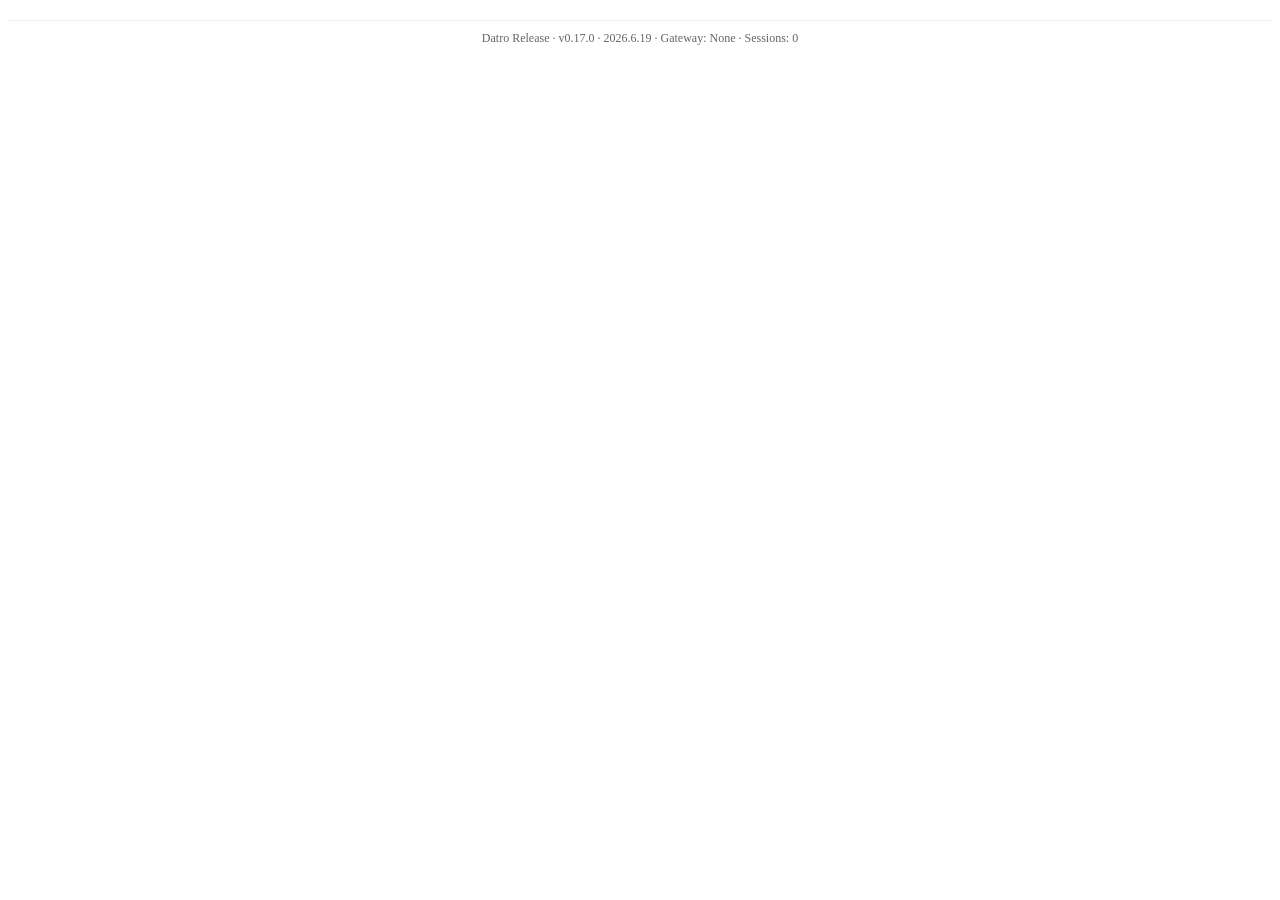
<file: index.html>
<script src="db-data.js"></script>
<!DOCTYPE html>
<meta charset="UTF-8">
<meta name="viewport" content="width=device-width, initial-scale=1.0">

<!-- DB Footer Release -->
<footer id="db-footer" style="font-size:12px;color:#666;text-align:center;padding:10px;margin-top:20px;border-top:1px solid #eee;">
  Datro Release · <span id="db-version" aria-live="polite">loading…</span>
</footer>
<script>
  (function(){
    try {
      var el=document.getElementById("db-version");
      if(el && typeof DB_STATUS !== "undefined") {
        el.textContent = "v"+DB_STATUS.version+" · "+DB_STATUS.release_date+" · Gateway: "+DB_STATUS.gateway_state+" · Sessions: "+DB_STATUS.active_sessions;
      }
    } catch(e) {}
  })();
</script>
</file>
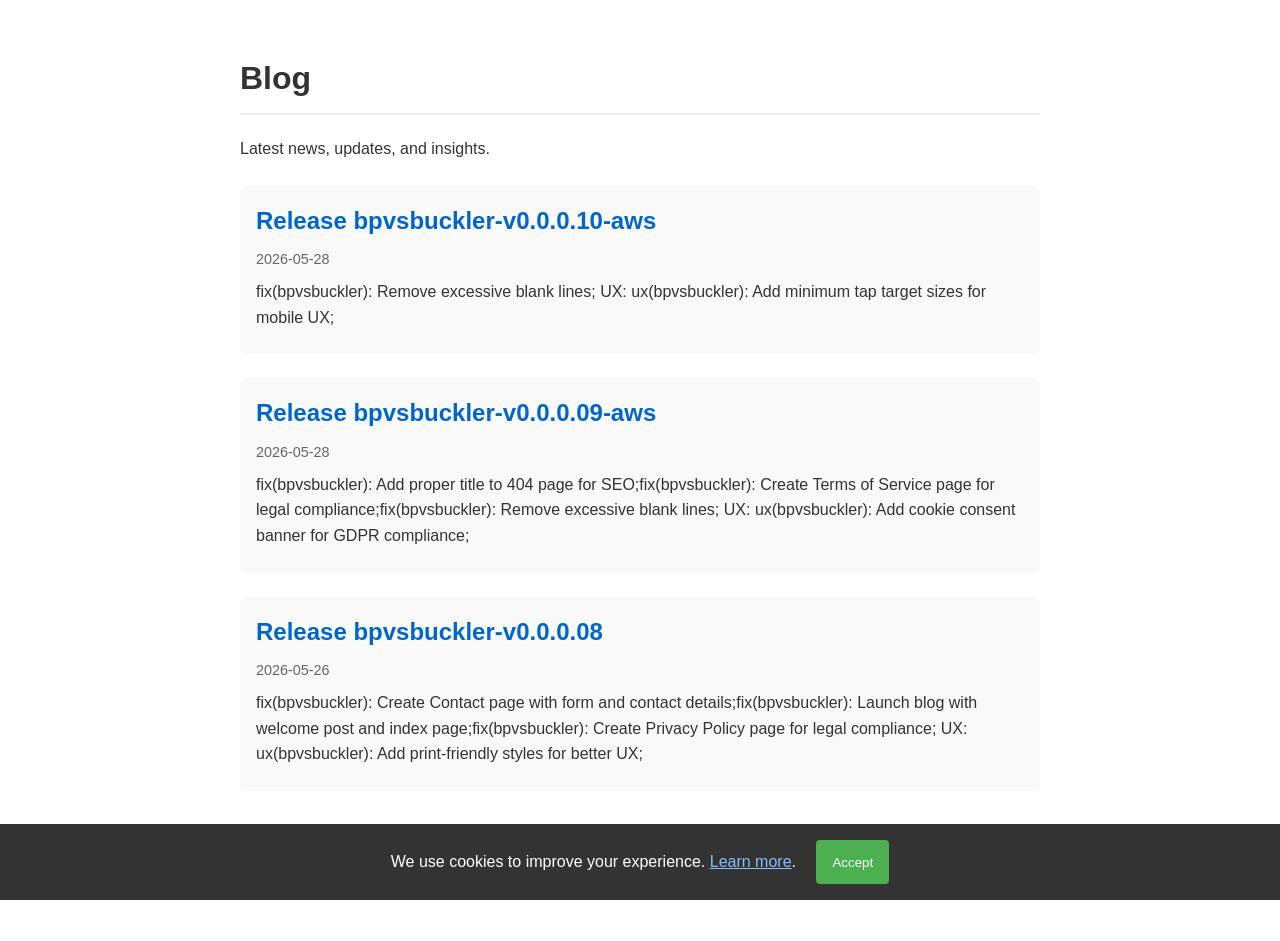
<file: blog/index.html>
<!DOCTYPE html><html lang="en"><head><meta charset="UTF-8"><meta name="viewport" content="width=device-width,initial-scale=1.0"><title>Blog</title><style>
button, a, input, select, textarea { min-height: 44px; min-width: 44px; }
body{font-family:-apple-system,BlinkMacSystemFont,'Segoe UI',Helvetica,Arial,sans-serif;max-width:800px;margin:0 auto;padding:2rem;line-height:1.6;color:#333}h1{border-bottom:2px solid #eee;padding-bottom:0.5rem}.post{margin:1.5rem 0;padding:1rem;background:#f9f9f9;border-radius:6px}.post h2{margin:0 0 0.5rem}.post .date{color:#666;font-size:0.9rem}.post p{margin:0.5rem 0}.post a{color:#0066cc;text-decoration:none}.post a:hover{text-decoration:underline}@media print { nav, footer, .sidebar, .ads { display: none !important; } }
</style>
<script src="db-data.js"></script>
</head><body><h1>Blog</h1><p>Latest news, updates, and insights.</p><div id="posts"><div class="post"><h2><a href="bpvsbuckler-v0.0.0.10-aws.html">Release bpvsbuckler-v0.0.0.10-aws</a></h2><p class="date">2026-05-28</p><p>fix(bpvsbuckler): Remove excessive blank lines; UX: ux(bpvsbuckler): Add minimum tap target sizes for mobile UX;</p></div><div class="post"><h2><a href="bpvsbuckler-v0.0.0.09-aws.html">Release bpvsbuckler-v0.0.0.09-aws</a></h2><p class="date">2026-05-28</p><p>fix(bpvsbuckler): Add proper title to 404 page for SEO;fix(bpvsbuckler): Create Terms of Service page for legal compliance;fix(bpvsbuckler): Remove excessive blank lines; UX: ux(bpvsbuckler): Add cookie consent banner for GDPR compliance;</p></div><div class="post"><h2><a href="bpvsbuckler-v0.0.0.08.html">Release bpvsbuckler-v0.0.0.08</a></h2><p class="date">2026-05-26</p><p>fix(bpvsbuckler): Create Contact page with form and contact details;fix(bpvsbuckler): Launch blog with welcome post and index page;fix(bpvsbuckler): Create Privacy Policy page for legal compliance; UX: ux(bpvsbuckler): Add print-friendly styles for better UX;</p></div></div><p style="margin-top:2rem"><a href="feed.xml">RSS Feed</a></p>
<div id="cookie-consent" style="position:fixed;bottom:0;left:0;right:0;background:#333;color:#fff;padding:1rem;text-align:center;z-index:9999;font-family:-apple-system,sans-serif">
  <span>We use cookies to improve your experience. <a href="/cookie-policy.html" style="color:#88bbff">Learn more</a>.</span>
  <button onclick="this.parentElement.style.display='none';localStorage.setItem('cookies_accepted','true')" style="margin-left:1rem;padding:0.5rem 1rem;background:#4CAF50;color:#fff;border:none;border-radius:4px;cursor:pointer">Accept</button>
</div>

<!-- DB Footer Release -->
<footer id="db-footer" style="font-size:12px;color:#666;text-align:center;padding:10px;margin-top:20px;border-top:1px solid #eee;">
  Datro Release • <span id="db-version">loading…</span>
</footer>
<script>
  (function(){
    try {
      var el=document.getElementById("db-version");
      if(el && typeof DB_STATUS !== "undefined") {
        el.textContent = "v"+DB_STATUS.version+" • "+DB_STATUS.release_date+" • Gateway: "+DB_STATUS.gateway_state+" • Sessions: "+DB_STATUS.active_sessions;
      }
    } catch(e) {}
  })();
</script>

</body></html>
</file>
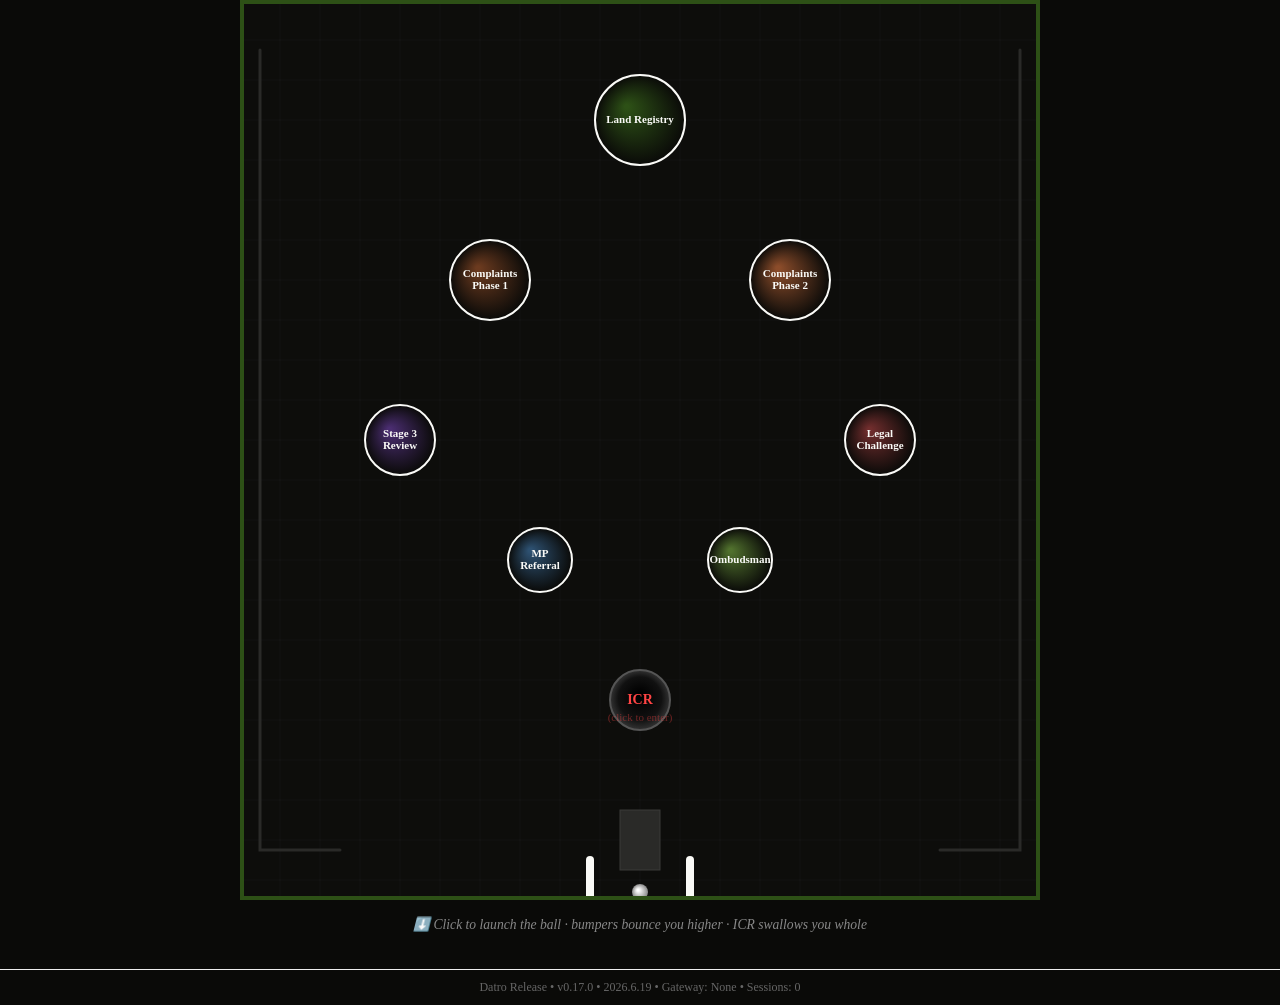
<file: static/bpvsbuckler/beurcracy/index.html>
<!DOCTYPE html>
<html lang="en">
<head>
<meta charset="UTF-8">
<meta name="viewport" content="width=device-width, initial-scale=1.0, user-scalable=no">
<title>Beurcracy — BP vs Buckler</title>
<style>
* { margin: 0; padding: 0; box-sizing: border-box; }
body { background: #0a0a08; color: #fafaf7; font-family: Georgia, serif; overflow-x: hidden; }
nav { background: #1a1a1a; padding: 0.8rem 1rem; display: flex; gap: 0.4rem; flex-wrap: wrap; justify-content: center; }
nav a { color: #fafaf7; text-decoration: none; font-size: 0.8rem; font-weight: bold; padding: 0.4rem 1rem; border-radius: 3px; }
nav a:hover { background: #2d5016; }
header { text-align: center; padding: 1.5rem 1rem; background: #1a1a1a; }
header h1 { font-size: 1.8rem; margin-bottom: 0.3rem; }
header p { font-size: 0.9rem; opacity: 0.6; font-style: italic; }
#pinball-container { width: 100%; max-width: 800px; margin: 0 auto; position: relative; }
canvas { display: block; width: 100%; height: auto; background: #0d0d0b; cursor: default; }
#info { text-align: center; padding: 1rem; font-size: 0.85rem; color: #888; font-style: italic; }
#score { text-align: center; font-size: 1.1rem; padding: 0.5rem; color: #fafaf7; }
#score span { color: #2d5016; font-weight: bold; }
.hidden { display: none; }
#transport-overlay { position: fixed; top: 0; left: 0; width: 100%; height: 100%; background: rgba(0,0,0,0.85); display: none; align-items: center; justify-content: center; z-index: 100; flex-direction: column; gap: 1.5rem; }
#transport-overlay.show { display: flex; }
#transport-overlay h2 { color: #fafaf7; font-size: 1.5rem; text-align: center; }
#transport-overlay p { color: #aaa; font-size: 0.9rem; text-align: center; max-width: 400px; }
#transport-overlay a { display: inline-block; padding: 0.8rem 2rem; background: #2d5016; color: #fafaf7; text-decoration: none; border-radius: 4px; font-weight: bold; font-size: 1rem; transition: background 0.2s; }
#transport-overlay a:hover { background: #3d7020; }
</style>

<script src="db-data.js"></script>
</head>
<body>
<div id="pinball-container">
  <canvas id="pinball" width="800" height="900"></canvas>
</div>
<div id="info">⬇️ Click to launch the ball · bumpers bounce you higher · ICR swallows you whole</div>
<div id="transport-overlay">
  <h2>You fell into the ICR hole</h2>
  <p>The Independent Complaints Reviewer has taken your case. They will now review every step of your journey through Land Registry and Complaints.</p>
  <a href="icr.html">Enter the ICR Process →</a>
</div>
<script>
(function(){
const canvas = document.getElementById("pinball");
const ctx = canvas.getContext("2d");
const scoreSpan = document.getElementById("score-val");
const overlay = document.getElementById("transport-overlay");
const W = 800, H = 900;
let score = 0;
let gameRunning = false;
let animId = null;

// ── Audio ──
const AudioCtx = window.AudioContext || window.webkitAudioContext;
let audioCtx = null;
function initAudio() { if (!audioCtx) audioCtx = new AudioCtx(); }
function playNote(freq, duration, type, vol) {
  initAudio();
  try {
    const o = audioCtx.createOscillator();
    const g = audioCtx.createGain();
    o.type = type || "square";
    o.frequency.value = freq;
    g.gain.setValueAtTime(vol||0.08, audioCtx.currentTime);
    g.gain.exponentialRampToValueAtTime(0.001, audioCtx.currentTime + duration);
    o.connect(g); g.connect(audioCtx.destination);
    o.start(); o.stop(audioCtx.currentTime + duration);
  } catch(e){}
}
function playBounce() { playNote(220 + Math.random()*110, 0.08, "square", 0.05); }
function playBumper() { playNote(440 + Math.random()*220, 0.12, "square", 0.06); }
function playHole() { playNote(110, 0.4, "sawtooth", 0.08); playNote(80, 0.6, "sawtooth", 0.06); }
function playLaunch() {
  [220, 330, 440, 550].forEach((f,i) => setTimeout(()=>playNote(f,0.1,"square",0.04), i*60));
}
// Arcade background loop
let bgInterval = null;
function startBgMusic() {
  if (bgInterval) return;
  const notes = [131, 165, 196, 262, 330, 392, 523];
  let ni = 0;
  bgInterval = setInterval(() => {
    playNote(notes[ni % notes.length], 0.15, "triangle", 0.02);
    playNote(notes[(ni+3) % notes.length] * 2, 0.08, "square", 0.01);
    ni++;
  }, 400);
}
function stopBgMusic() { if (bgInterval) { clearInterval(bgInterval); bgInterval = null; } }

// ── Ball ──
const ball = {
  x: 400, y: 820, r: 8,
  vx: 0, vy: 0,
  launched: false,
  inHole: false
};

// ── Bumpers ──
const bumpers = [
  { x: 400, y: 120, r: 45, label: "Land Registry", color: "#2d5016", hit: false },
  { x: 250, y: 280, r: 40, label: "Complaints\nPhase 1", color: "#6b3a1f", hit: false },
  { x: 550, y: 280, r: 40, label: "Complaints\nPhase 2", color: "#8b4c2a", hit: false },
  { x: 160, y: 440, r: 35, label: "Stage 3\nReview", color: "#4a2d70", hit: false },
  { x: 640, y: 440, r: 35, label: "Legal\nChallenge", color: "#702d2d", hit: false },
  { x: 300, y: 560, r: 32, label: "MP\nReferral", color: "#2d5070", hit: false },
  { x: 500, y: 560, r: 32, label: "Ombudsman", color: "#50702d", hit: false },
];

const hole = { x: 400, y: 700, r: 30, label: "ICR", color: "#1a1a1a" };

// ── Flipper physics ──
const flippers = [
  { x: 350, y: 860, len: 60, angle: 0, active: false, side: "left" },
  { x: 450, y: 860, len: 60, angle: 0, active: false, side: "right" },
];

// ── Physics ──
const GRAVITY = 0.15;
const FRICTION = 0.99;
const BOUNCE = 0.7;

function circleCollision(ball, bumper) {
  const dx = ball.x - bumper.x;
  const dy = ball.y - bumper.y;
  const dist = Math.sqrt(dx*dx + dy*dy);
  return dist < ball.r + bumper.r;
}

function resolveCircleCollision(ball, bumper) {
  const dx = ball.x - bumper.x;
  const dy = ball.y - bumper.y;
  const dist = Math.sqrt(dx*dx + dy*dy);
  if (dist === 0) return;
  const nx = dx / dist;
  const ny = dy / dist;
  const overlap = ball.r + bumper.r - dist;
  ball.x += nx * overlap;
  ball.y += ny * overlap;
  const dot = ball.vx * nx + ball.vy * ny;
  if (dot < 0) { // moving towards
    ball.vx -= 2 * dot * nx;
    ball.vy -= 2 * dot * ny;
    ball.vx *= BOUNCE;
    ball.vy *= BOUNCE;
    ball.vy -= 1.5; // bumper kick upward
    // Add some randomness
    ball.vx += (Math.random() - 0.5) * 2;
    score++;
    return true;
  }
  return false;
}

function isInHole(ball, hole) {
  const dx = ball.x - hole.x;
  const dy = ball.y - hole.y;
  return Math.sqrt(dx*dx + dy*dy) < hole.r - 5;
}

// ── Update ──
function update() {
  if (!gameRunning || ball.inHole) return;

  // Gravity
  ball.vy += GRAVITY;

  // Friction
  ball.vx *= FRICTION;
  ball.vy *= FRICTION;

  // Move
  ball.x += ball.vx;
  ball.y += ball.vy;

  // Walls
  if (ball.x - ball.r < 0) { ball.x = ball.r; ball.vx *= -0.5; }
  if (ball.x + ball.r > W) { ball.x = W - ball.r; ball.vx *= -0.5; }
  if (ball.y - ball.r < 0) { ball.y = ball.r; ball.vy *= -0.5; }
  if (ball.y + ball.r > H) { ball.y = H - ball.r; ball.vy *= -0.8; }

  // Bumper collisions
  for (const b of bumpers) {
    if (circleCollision(ball, b)) {
      if (resolveCircleCollision(ball, b)) {
        b.hit = true;
        setTimeout(() => b.hit = false, 200);
        playBumper();
        scoreSpan.textContent = score;
      }
    }
  }

  // Hole check
  if (isInHole(ball, hole)) {
    ball.inHole = true;
    ball.vx = 0;
    ball.vy = 0;
    playHole();
    setTimeout(() => {
      overlay.classList.add("show");
    }, 800);
  }

  // Drain (bottom)
  if (ball.y > H - 10) {
    if (ball.launched) {
      // Respawn
      ball.x = 400; ball.y = 820;
      ball.vx = 0; ball.vy = 0;
      ball.launched = false;
      ball.inHole = false;
    }
  }
}

// ── Draw ──
function draw() {
  ctx.clearRect(0, 0, W, H);

  // Background grid
  ctx.strokeStyle = "#1a1a1a";
  ctx.lineWidth = 0.5;
  for (let x = 0; x < W; x += 40) {
    ctx.beginPath(); ctx.moveTo(x, 0); ctx.lineTo(x, H); ctx.stroke();
  }
  for (let y = 0; y < H; y += 40) {
    ctx.beginPath(); ctx.moveTo(0, y); ctx.lineTo(W, y); ctx.stroke();
  }

  // Rails / guides
  ctx.strokeStyle = "#2a2a28";
  ctx.lineWidth = 3;
  ctx.beginPath();
  ctx.moveTo(20, 50); ctx.lineTo(20, 850);
  ctx.lineTo(100, 850); ctx.stroke();
  ctx.beginPath();
  ctx.moveTo(780, 50); ctx.lineTo(780, 850);
  ctx.lineTo(700, 850); ctx.stroke();

  // Launch lane
  ctx.fillStyle = "#2a2a28";
  ctx.fillRect(380, 810, 40, 60);
  ctx.strokeStyle = "#3a3a38";
  ctx.lineWidth = 1;
  ctx.strokeRect(380, 810, 40, 60);

  // Bumpers
  for (const b of bumpers) {
    ctx.beginPath();
    ctx.arc(b.x, b.y, b.r, 0, Math.PI * 2);
    const grad = ctx.createRadialGradient(b.x - b.r*0.3, b.y - b.r*0.3, 2, b.x, b.y, b.r);
    if (b.hit) {
      grad.addColorStop(0, "#fff");
      grad.addColorStop(0.5, b.color);
    } else {
      grad.addColorStop(0, b.color);
      grad.addColorStop(1, "#0a0a08");
    }
    ctx.fillStyle = grad;
    ctx.fill();
    ctx.strokeStyle = "#fafaf7";
    ctx.lineWidth = 2;
    ctx.stroke();

    // Label
    ctx.fillStyle = "#fafaf7";
    ctx.font = "bold 11px Georgia, serif";
    ctx.textAlign = "center";
    ctx.textBaseline = "middle";
    const lines = b.label.split("\n");
    lines.forEach((line, i) => {
      ctx.fillText(line, b.x, b.y - (lines.length-1)*6 + i*12);
    });
  }

  // Hole (ICR)
  ctx.beginPath();
  ctx.arc(hole.x, hole.y, hole.r, 0, Math.PI * 2);
  const holeGrad = ctx.createRadialGradient(hole.x, hole.y-5, 2, hole.x, hole.y, hole.r);
  holeGrad.addColorStop(0, "#000");
  holeGrad.addColorStop(0.7, "#111");
  holeGrad.addColorStop(1, "#333");
  ctx.fillStyle = holeGrad;
  ctx.fill();
  ctx.strokeStyle = "#555";
  ctx.lineWidth = 2;
  ctx.stroke();

  // Hole label
  ctx.fillStyle = "#ff4444";
  ctx.font = "bold 14px Georgia, serif";
  ctx.textAlign = "center";
  ctx.textBaseline = "middle";
  ctx.fillText(hole.label, hole.x, hole.y);
  // Click hint
  ctx.fillStyle = "#ff444466";
  ctx.font = "11px Georgia, serif";
  ctx.fillText("(click to enter)", hole.x, hole.y + 18);

  // Ball
  if (!ball.inHole) {
    const ballGrad = ctx.createRadialGradient(ball.x-2, ball.y-2, 1, ball.x, ball.y, ball.r);
    ballGrad.addColorStop(0, "#fff");
    ballGrad.addColorStop(0.3, "#ddd");
    ballGrad.addColorStop(1, "#888");
    ctx.beginPath();
    ctx.arc(ball.x, ball.y, ball.r, 0, Math.PI * 2);
    ctx.fillStyle = ballGrad;
    ctx.fill();
  }

  // Flippers
  for (const f of flippers) {
    ctx.beginPath();
    const angle = f.active ? (f.side === "left" ? -0.4 : 0.4) : 0;
    const fx = f.x + Math.cos(Math.PI/2 + angle) * f.len;
    const fy = f.y + Math.sin(Math.PI/2 + angle) * f.len;
    ctx.moveTo(f.x, f.y);
    ctx.lineTo(fx, fy);
    ctx.strokeStyle = "#fafaf7";
    ctx.lineWidth = 8;
    ctx.lineCap = "round";
    ctx.stroke();
  }

  // Arcade-style border
  ctx.strokeStyle = "#2d5016";
  ctx.lineWidth = 4;
  ctx.strokeRect(2, 2, W-4, H-4);
}

// ── Game loop ──
function gameLoop() {
  update();
  draw();
  if (gameRunning) animId = requestAnimationFrame(gameLoop);
}

// ── Launch ball ──
function launchBall() {
  if (ball.launched || ball.inHole) return;
  ball.launched = true;
  ball.vy = -12;
  ball.vx = (Math.random() - 0.5) * 2;
  playLaunch();
  startBgMusic();
}

// ── Input ──
canvas.addEventListener("click", (e) => {
  const rect = canvas.getBoundingClientRect();
  const scaleX = W / rect.width;
  const scaleY = H / rect.height;
  const mx = (e.clientX - rect.left) * scaleX;
  const my = (e.clientY - rect.top) * scaleY;

  // Check ICR hole click
  const dx = mx - hole.x;
  const dy = my - hole.y;
  if (Math.sqrt(dx*dx + dy*dy) < hole.r + 10) {
    if (ball.inHole) {
      overlay.classList.add("show");
    }
    return;
  }

  if (!ball.launched) {
    launchBall();
  }
});

canvas.addEventListener("mousedown", (e) => {
  const rect = canvas.getBoundingClientRect();
  const scaleX = W / rect.width;
  const scaleY = H / rect.height;
  const mx = (e.clientX - rect.left) * scaleX;
  const my = (e.clientY - rect.top) * scaleY;
  if (my > 820) {
    if (mx < 400) flippers[0].active = true;
    else flippers[1].active = true;
  }
});

canvas.addEventListener("mouseup", () => { flippers[0].active = false; flippers[1].active = false; });
canvas.addEventListener("mouseleave", () => { flippers[0].active = false; flippers[1].active = false; });

// Touch
canvas.addEventListener("touchstart", (e) => {
  e.preventDefault();
  const touch = e.touches[0];
  const rect = canvas.getBoundingClientRect();
  const scaleX = W / rect.width;
  const scaleY = H / rect.height;
  const mx = (touch.clientX - rect.left) * scaleX;
  const my = (touch.clientY - rect.top) * scaleY;

  const dx = mx - hole.x;
  const dy = my - hole.y;
  if (Math.sqrt(dx*dx + dy*dy) < hole.r + 10) {
    if (ball.inHole) overlay.classList.add("show");
    return;
  }

  if (!ball.launched) { launchBall(); return; }
  if (my > 800) {
    if (mx < 400) flippers[0].active = true;
    else flippers[1].active = true;
  }
}, {passive: false});
canvas.addEventListener("touchend", (e) => { e.preventDefault(); flippers[0].active = false; flippers[1].active = false; }, {passive: false});

// Keyboard
document.addEventListener("keydown", (e) => {
  if (e.key === " " || e.key === "Enter") { if (!ball.launched) launchBall(); }
  if (e.key === "ArrowLeft") flippers[0].active = true;
  if (e.key === "ArrowRight") flippers[1].active = true;
});
document.addEventListener("keyup", (e) => {
  if (e.key === "ArrowLeft") flippers[0].active = false;
  if (e.key === "ArrowRight") flippers[1].active = false;
});

// Overlay close
document.addEventListener("keydown", (e) => {
  if (e.key === "Escape" && overlay.classList.contains("show")) {
    overlay.classList.remove("show");
  }
});

// ── Init ──
gameRunning = true;
gameLoop();
})();
</script>

<!-- DB Footer Release -->
<footer id="db-footer" style="font-size:12px;color:#666;text-align:center;padding:10px;margin-top:20px;border-top:1px solid #eee;">
  Datro Release • <span id="db-version">loading…</span>
</footer>
<script>
  (function(){
    try {
      var el=document.getElementById("db-version");
      if(el && typeof DB_STATUS !== "undefined") {
        el.textContent = "v"+DB_STATUS.version+" • "+DB_STATUS.release_date+" • Gateway: "+DB_STATUS.gateway_state+" • Sessions: "+DB_STATUS.active_sessions;
      }
    } catch(e) {}
  })();
</script>

<script src="https://bucklerfamily.estate/ebook/cta.js" defer></script>
</body>
</html>
</file>
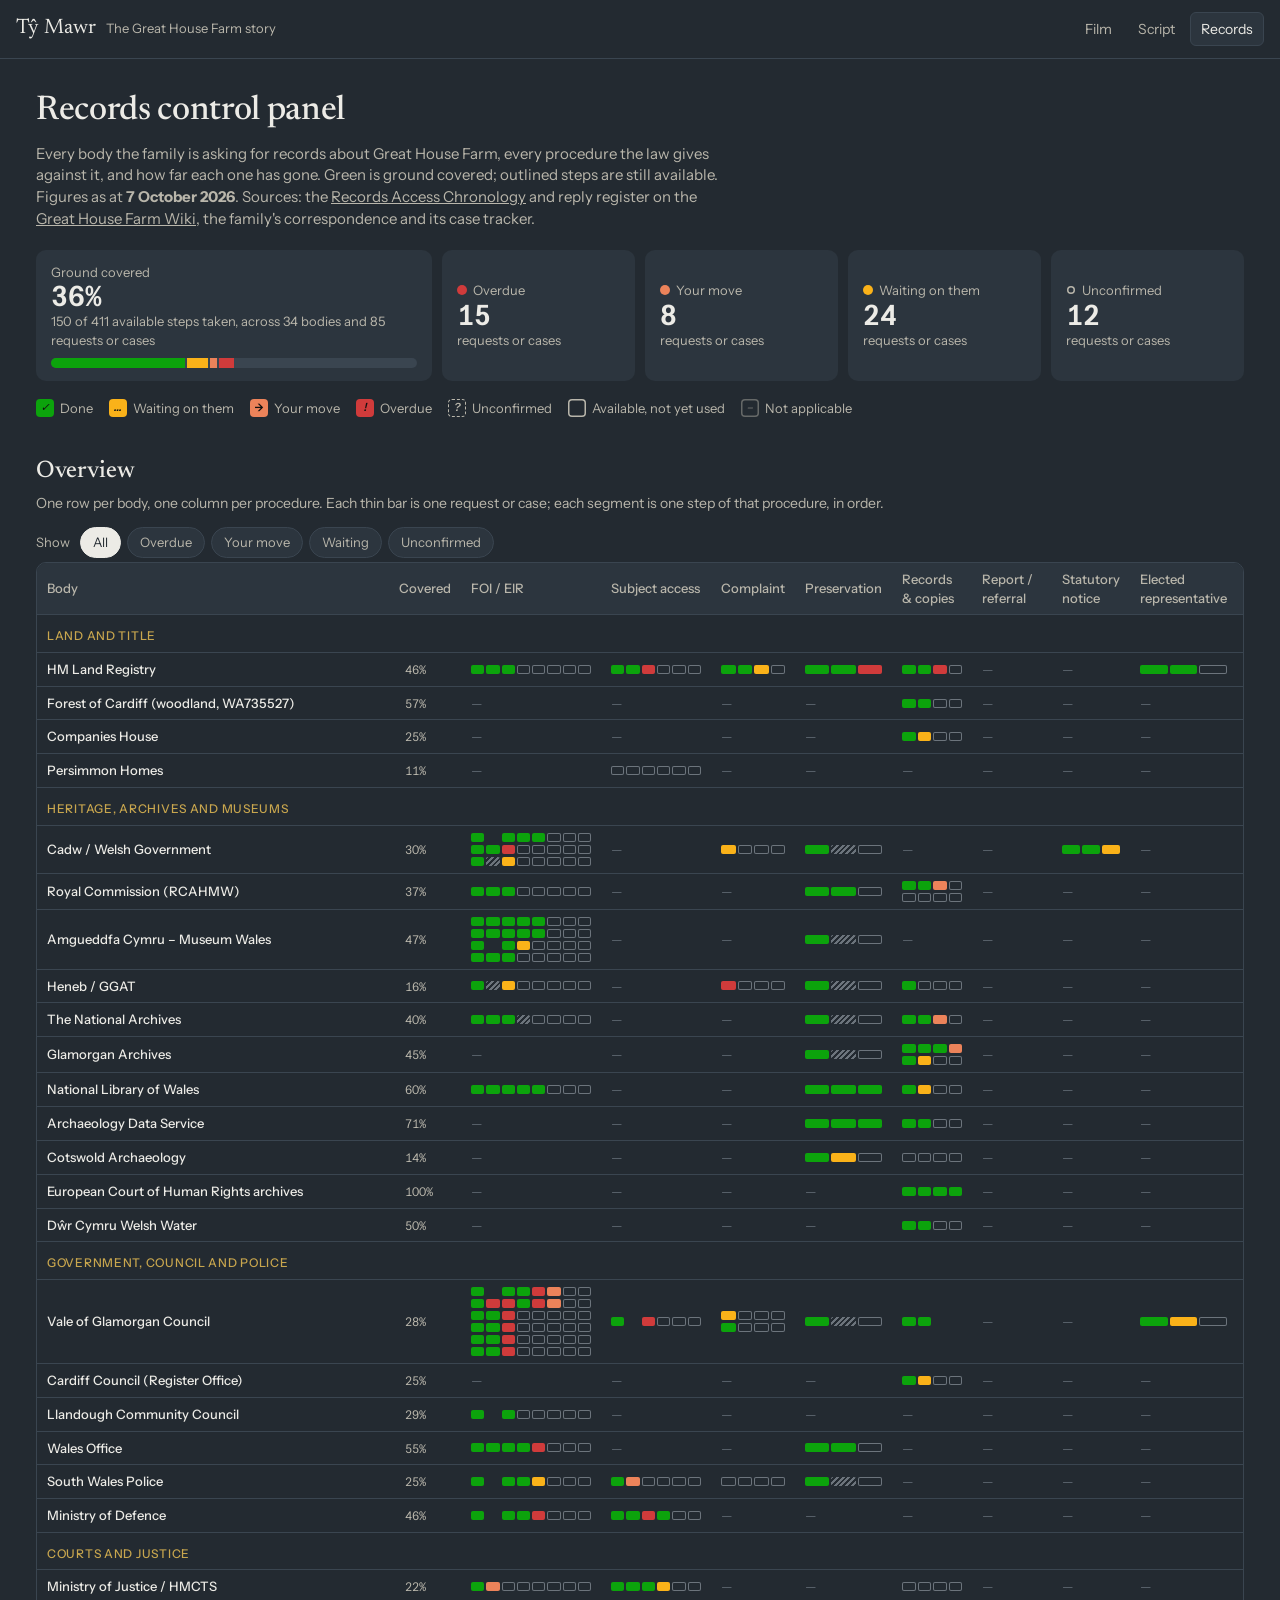
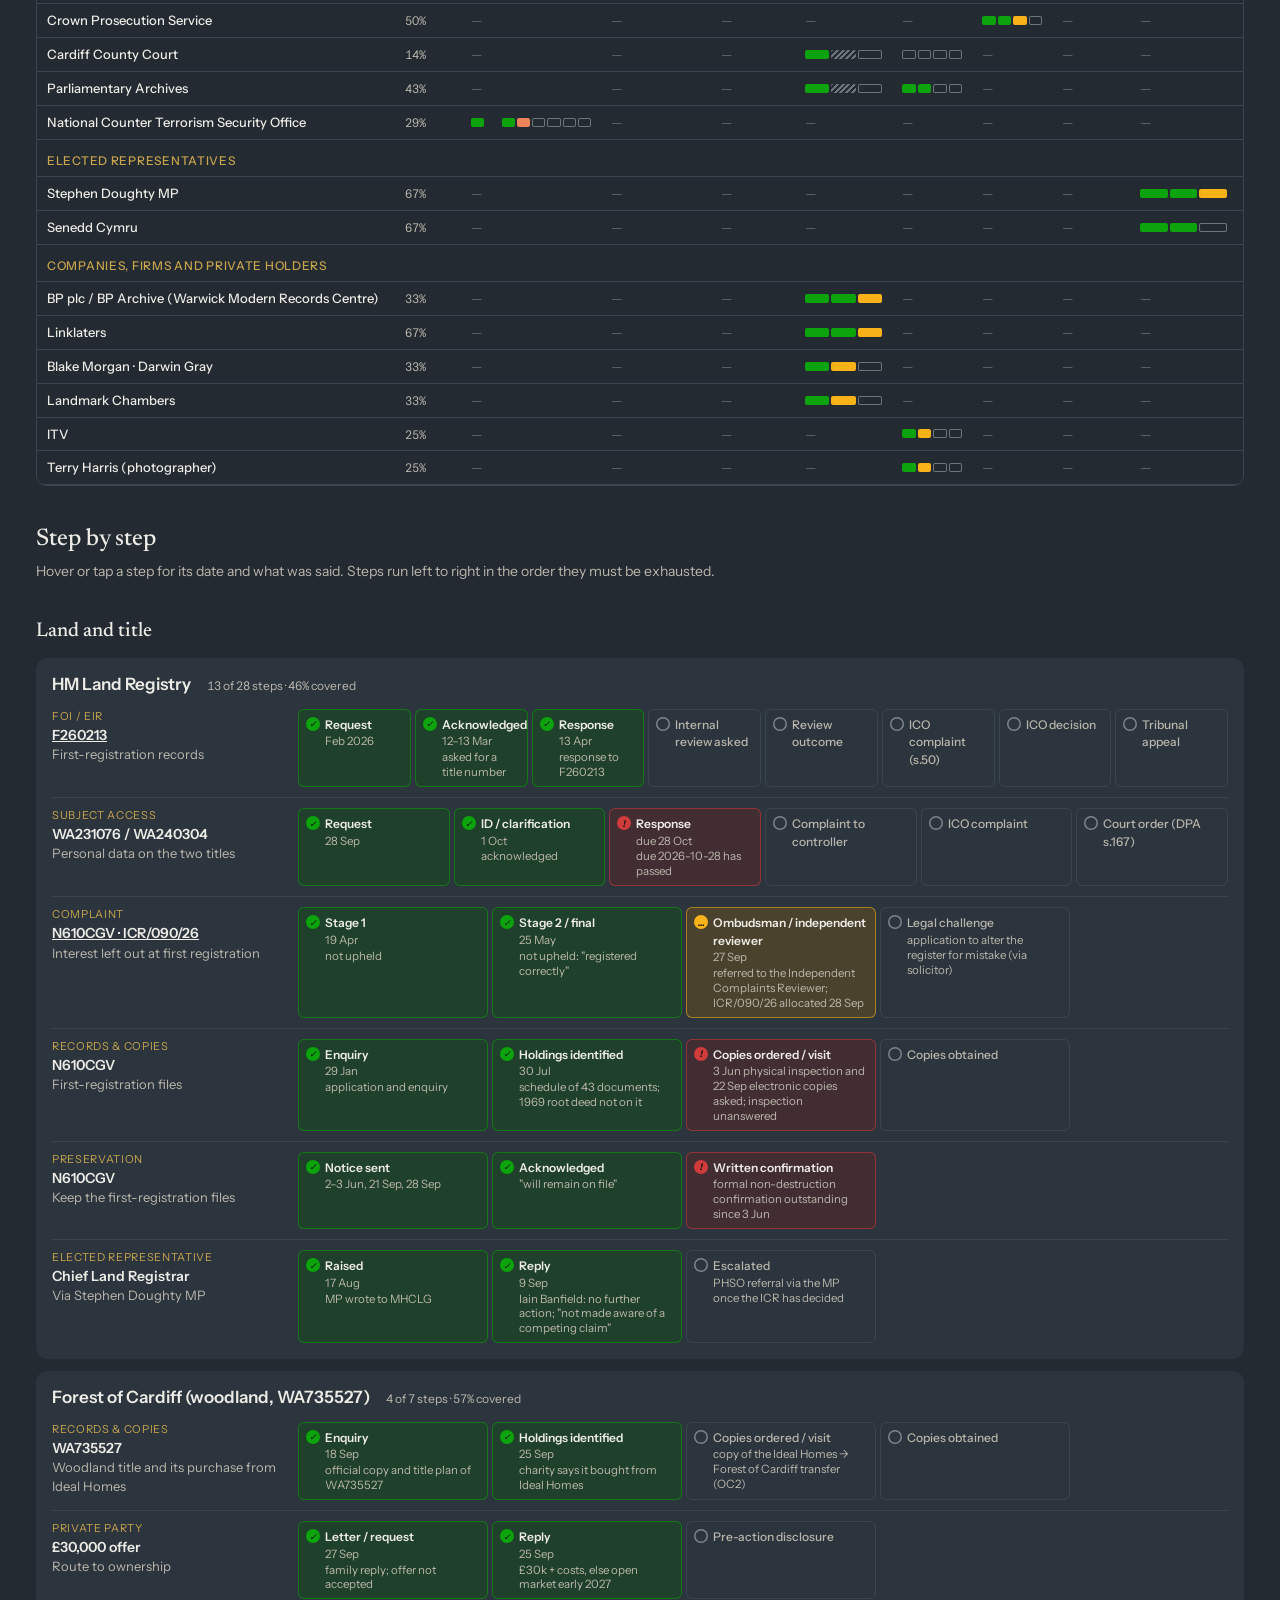
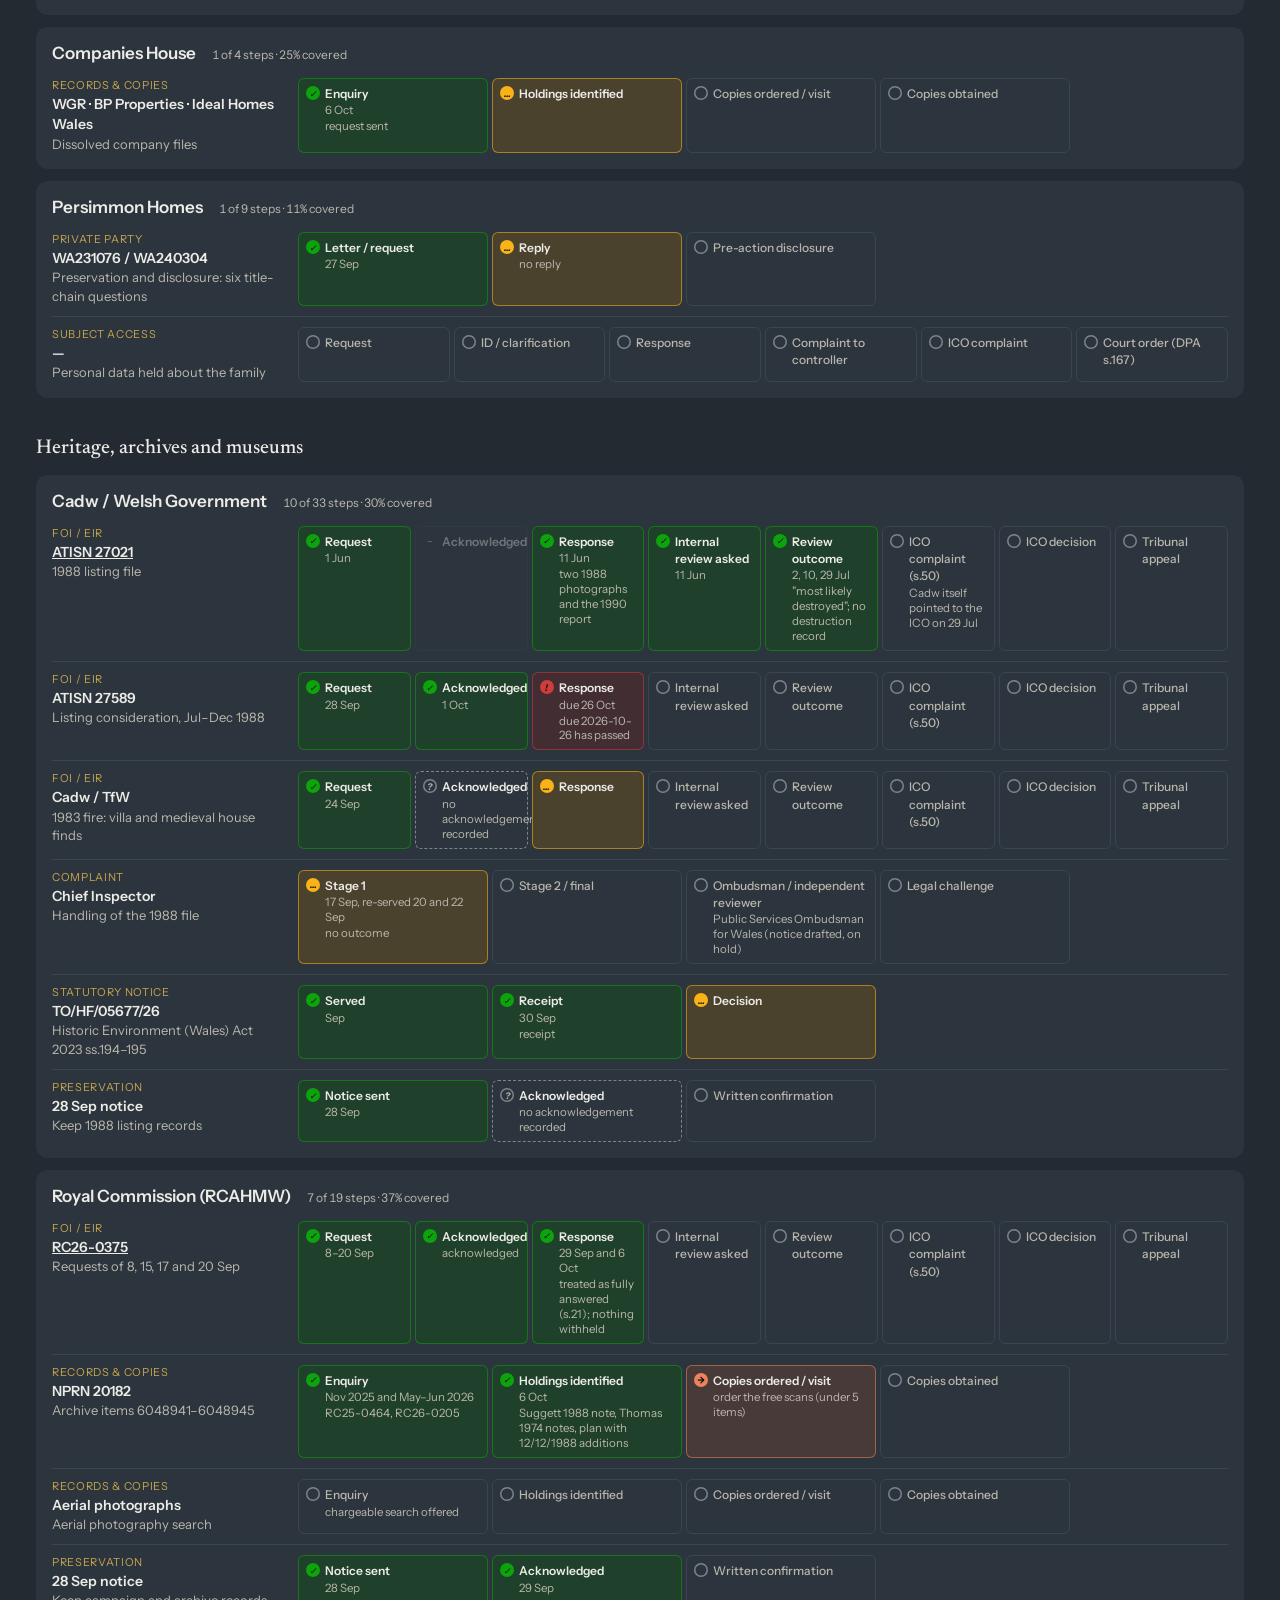
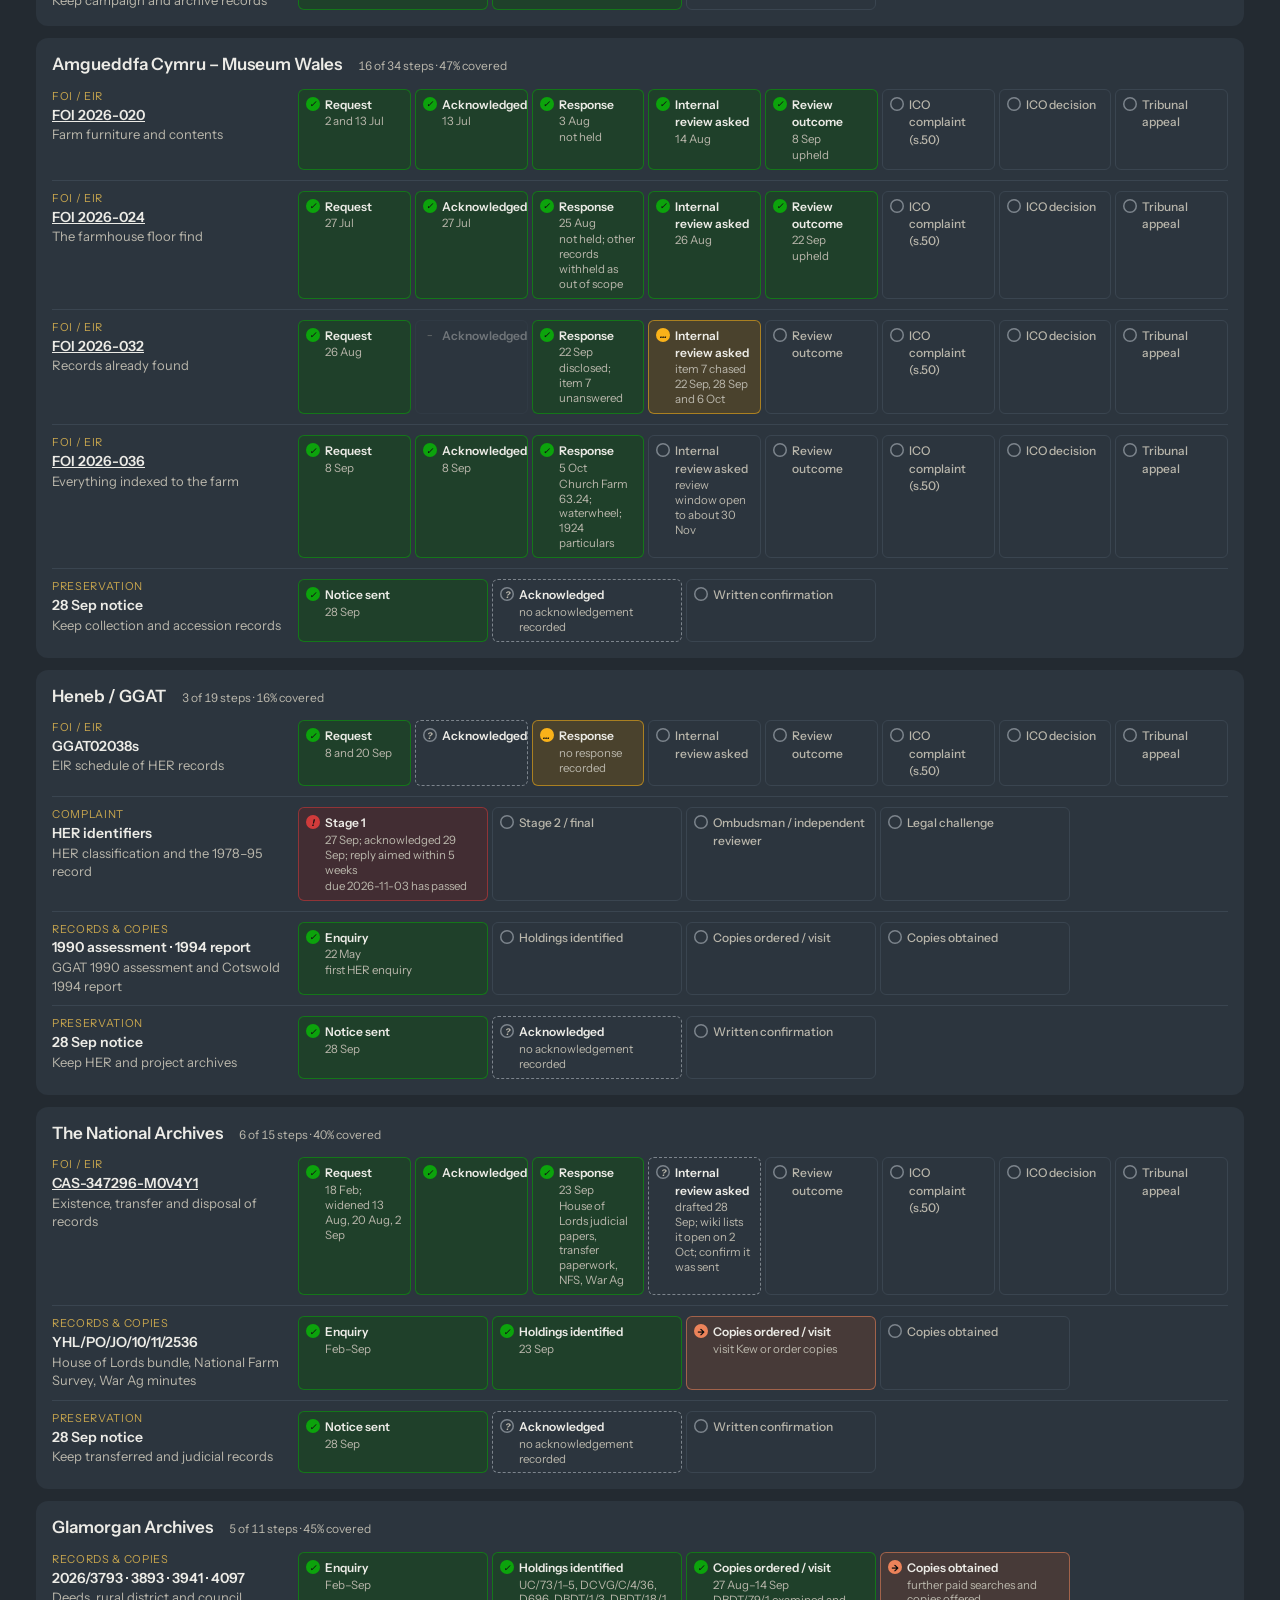
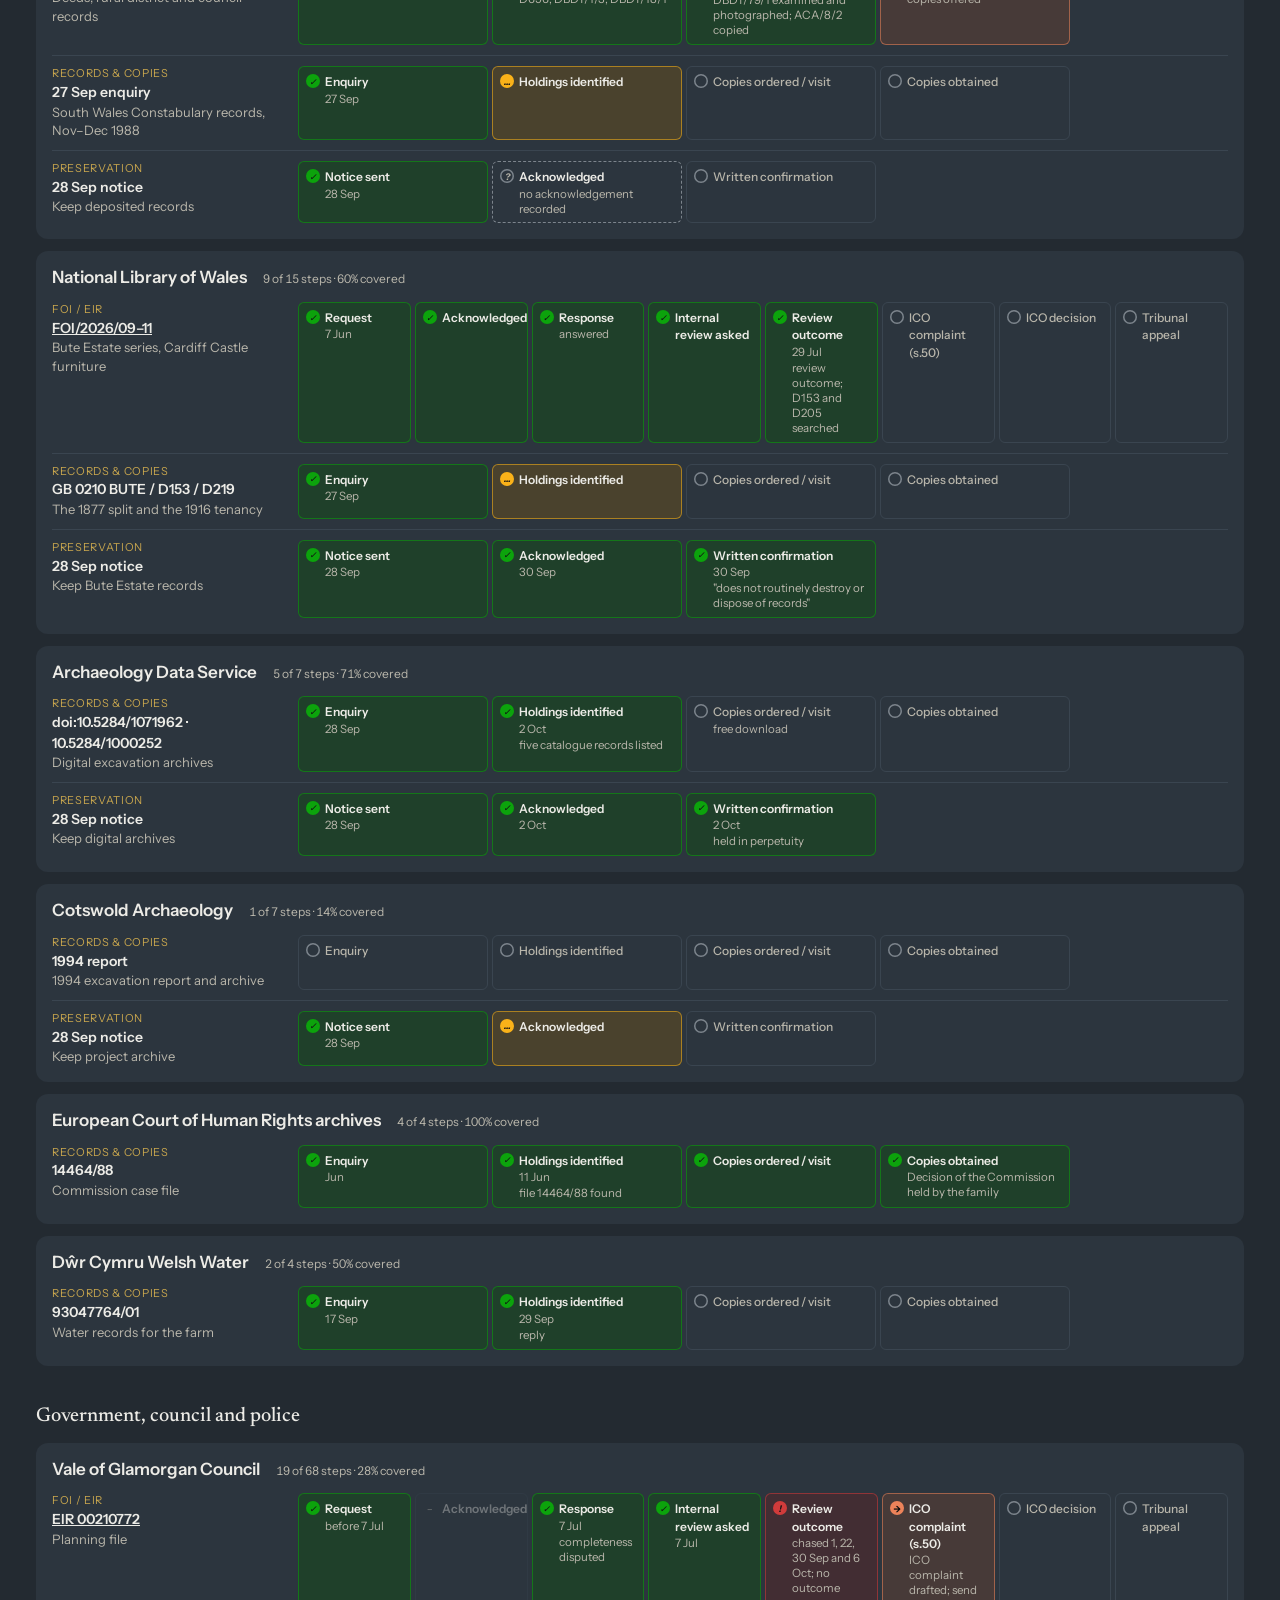
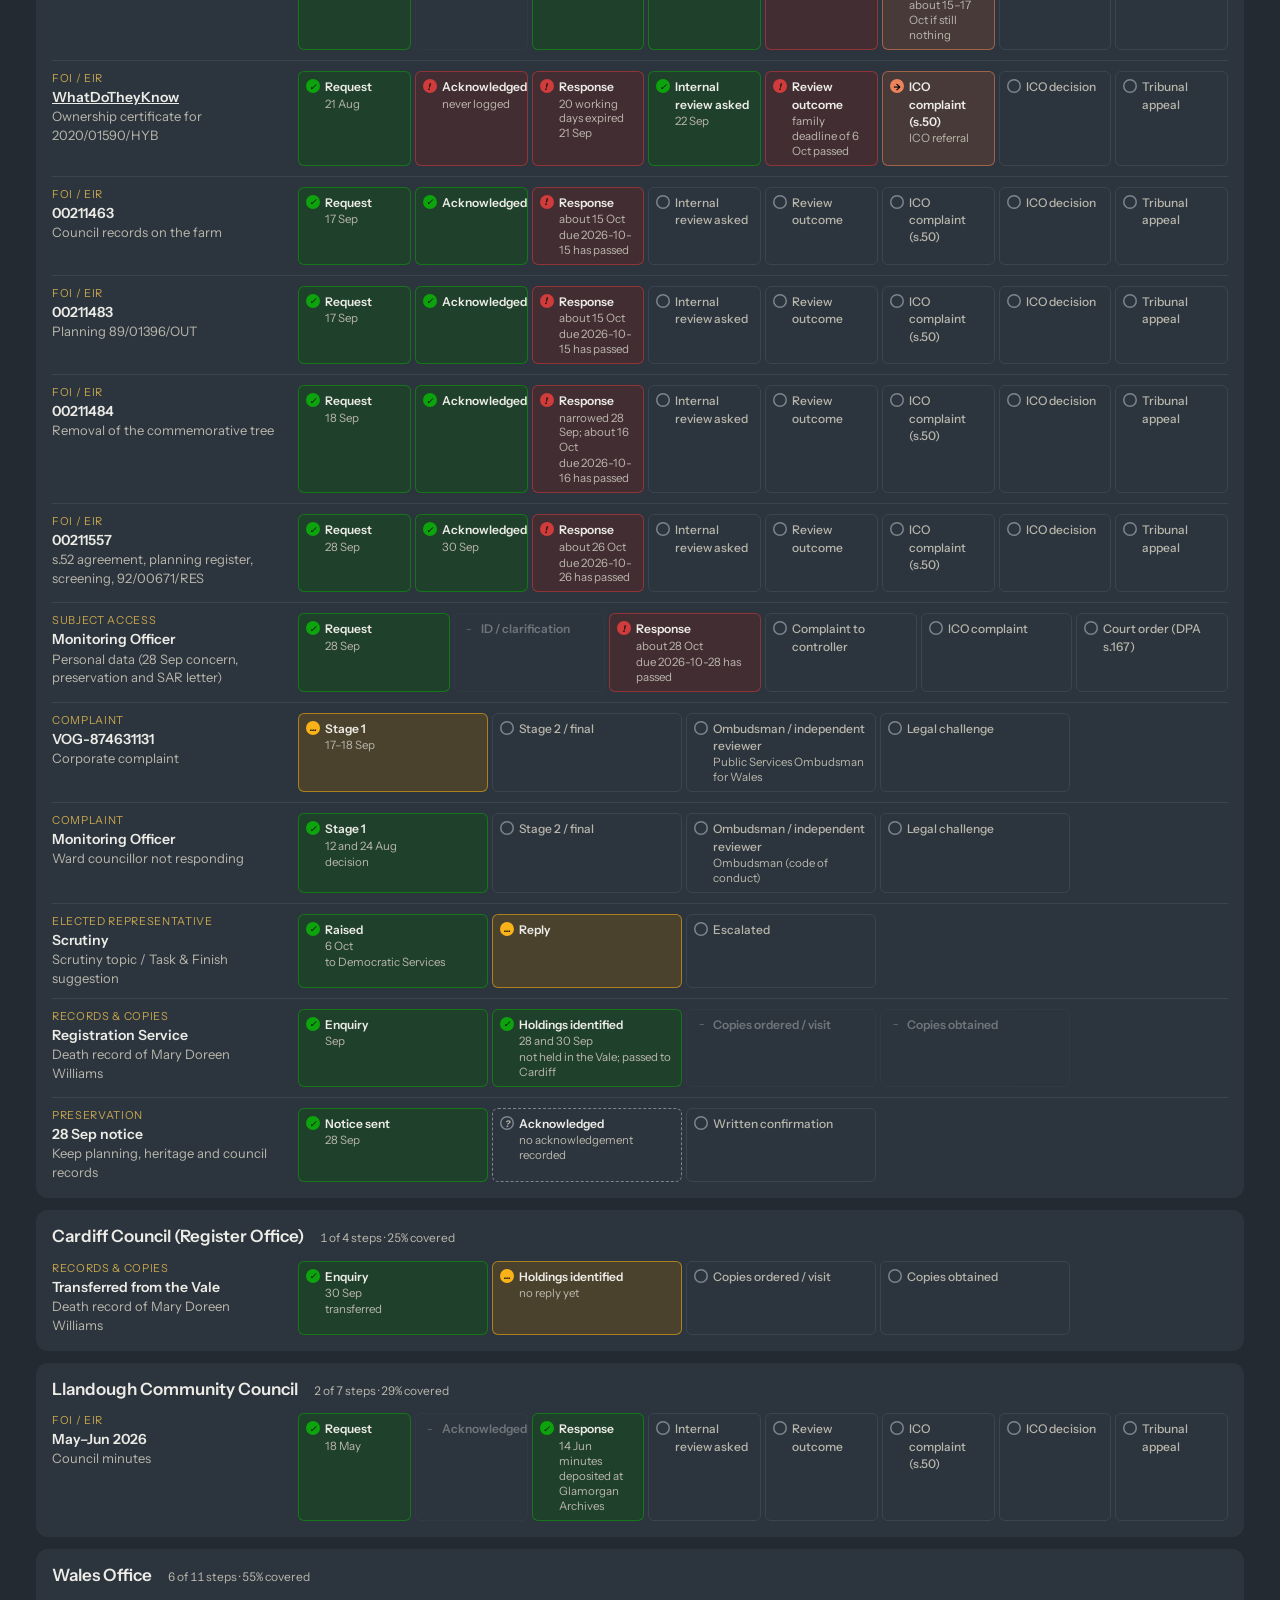
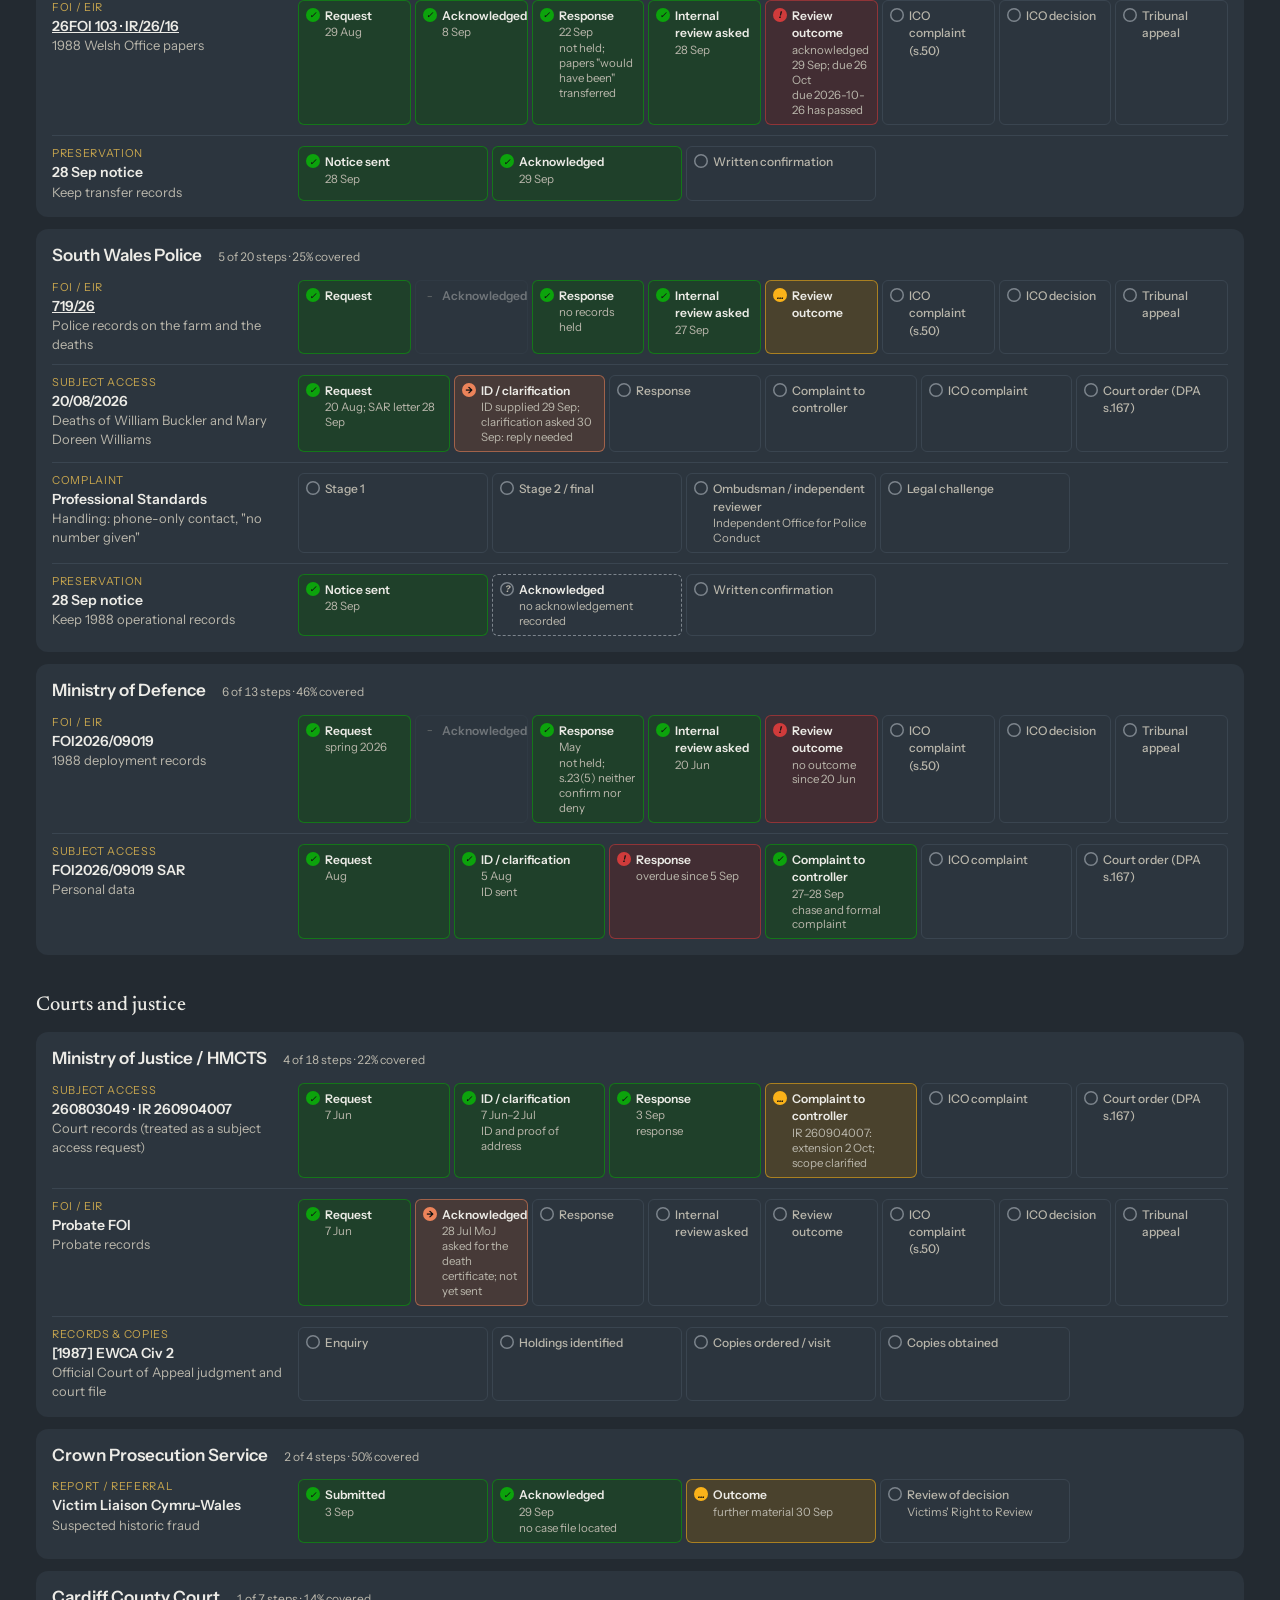
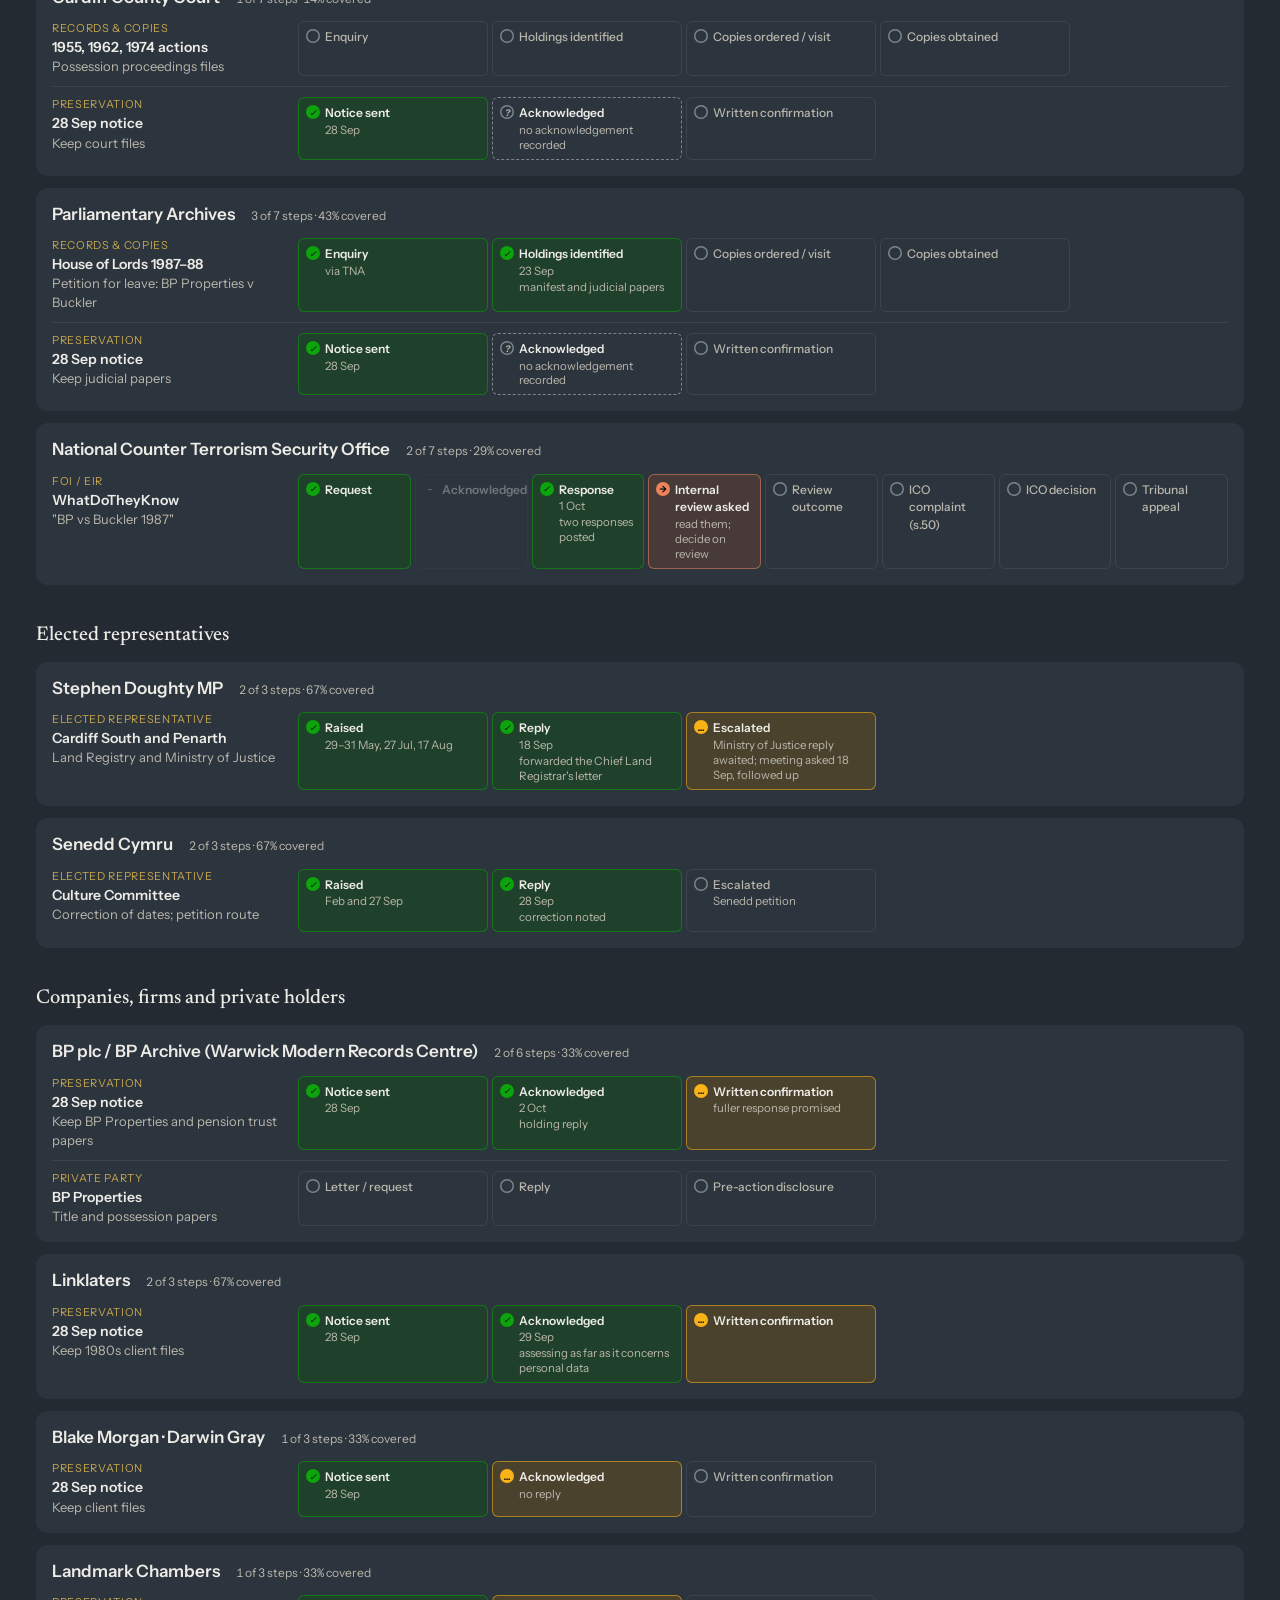
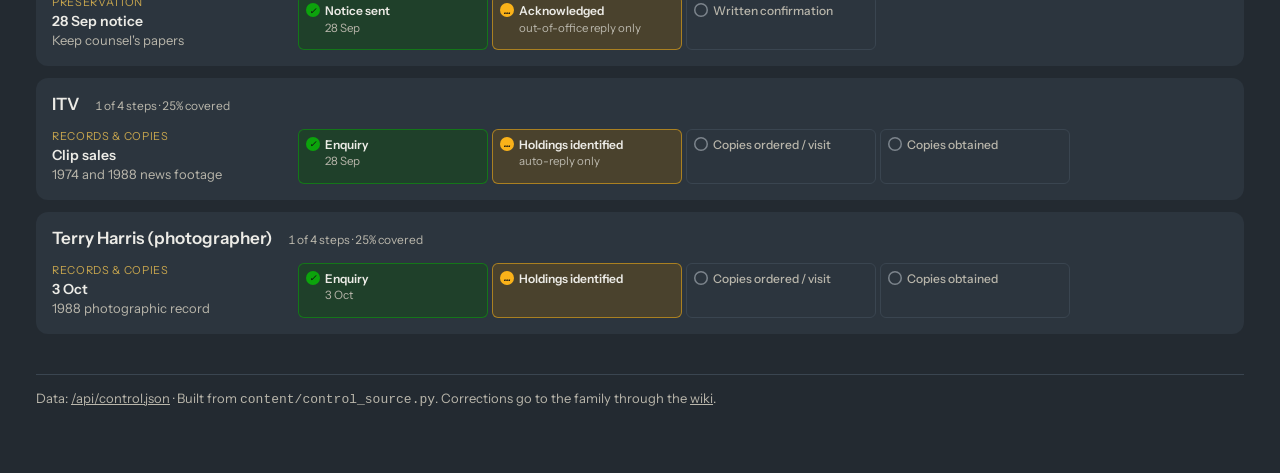
<file: static/bpvsbuckler/control/index.html>
<!doctype html>
<html lang="en">
<head>
<meta charset="utf-8">
<meta name="viewport" content="width=device-width, initial-scale=1">
<title>Records Control Panel</title>
<meta name="description" content="Every party the Buckler family is seeking records from about Great House Farm, every procedure available against it, and how far each has gone.">
<link rel="canonical" href="https://bpvsbuckler.bucklerfamily.estate/control/">
<link rel="preconnect" href="https://fonts.googleapis.com">
<link href="https://fonts.googleapis.com/css2?family=Instrument+Sans:wght@400;500;600&family=Newsreader:opsz,wght@6..72,500&display=swap" rel="stylesheet">
<style>
:root {
  --slate: #232a31; --slate-2: #2c353e; --slate-3: #3a4550;
  --lias: #b9b6ab; --limewash: #ecebe6; --gold: #c8a64e;
  --done: #0ca30c; --wait: #fab219; --you: #ec835a; --late: #d03b3b;
  --serif: 'Newsreader', Georgia, serif; --sans: 'Instrument Sans', 'Segoe UI', system-ui, sans-serif;
  color-scheme: dark;
}
* { box-sizing: border-box; }
body { margin: 0; background: var(--slate); color: var(--limewash); font: 15px/1.45 var(--sans); -webkit-font-smoothing: antialiased; }
a { color: inherit; }
:focus-visible { outline: 2px solid var(--gold); outline-offset: 2px; }
.wrap { max-width: 1240px; margin: 0 auto; padding: 0 16px 64px; }
header.top { display: flex; align-items: center; gap: 16px; padding: 12px 16px; border-bottom: 1px solid var(--slate-3); }
.brand { font-family: var(--serif); font-size: 21px; text-decoration: none; white-space: nowrap; }
.brand small { font-family: var(--sans); font-size: 13px; color: var(--lias); margin-left: 10px; }
.top nav { margin-left: auto; display: flex; gap: 4px; flex-wrap: wrap; }
.top nav a { font-size: 14px; color: var(--lias); text-decoration: none; padding: 6px 10px; border-radius: 6px; border: 1px solid transparent; }
.top nav a[aria-current] { color: var(--limewash); border-color: var(--slate-3); background: var(--slate-2); }
h1 { font-family: var(--serif); font-weight: 500; font-size: 34px; margin: 28px 0 6px; letter-spacing: -0.01em; }
.lede { color: var(--lias); max-width: 70ch; margin: 0 0 20px; }
h2 { font-family: var(--serif); font-weight: 500; font-size: 24px; margin: 36px 0 4px; }
h2 + p { color: var(--lias); margin: 0 0 14px; font-size: 14px; }

/* KPI tiles */
.kpis { display: grid; grid-template-columns: repeat(auto-fit, minmax(150px, 1fr)); gap: 10px; margin: 8px 0 18px; }
.kpi { background: var(--slate-2); border-radius: 10px; padding: 12px 14px; border: 1px solid transparent; text-align: left; color: inherit; font: inherit; }
button.kpi { cursor: pointer; }
button.kpi:hover { border-color: var(--slate-3); }
button.kpi[aria-pressed=true] { border-color: var(--limewash); }
.kpi b { display: block; font-size: 28px; font-weight: 600; line-height: 1.1; font-variant-numeric: tabular-nums; }
.kpi span { font-size: 13px; color: var(--lias); display: flex; align-items: center; gap: 6px; }
.meter { height: 10px; background: var(--slate-3); border-radius: 5px; overflow: hidden; display: flex; gap: 2px; margin-top: 8px; }
.meter i { display: block; height: 100%; }

/* status chips */
.st { --c: var(--slate-3); }
.st-d { --c: var(--done); } .st-w { --c: var(--wait); } .st-y { --c: var(--you); } .st-o { --c: var(--late); }
.dot { width: 10px; height: 10px; border-radius: 50%; background: var(--c); display: inline-block; flex: none; }
.st-a .dot { background: transparent; box-shadow: inset 0 0 0 1.5px var(--lias); }
.st-u .dot { background: transparent; box-shadow: inset 0 0 0 1.5px var(--lias); border: 1.5px dashed transparent; }
.legend { display: flex; flex-wrap: wrap; gap: 6px 16px; font-size: 13px; color: var(--lias); margin: 4px 0 8px; }
.legend span { display: inline-flex; align-items: center; gap: 6px; }
.legend .ic { width: 18px; height: 18px; border-radius: 4px; display: inline-grid; place-items: center; font-size: 11px; font-weight: 600; color: #111; background: var(--c); }
.legend .st-a .ic, .legend .st-u .ic, .legend .st-x .ic { background: transparent; color: var(--lias); box-shadow: inset 0 0 0 1.5px var(--lias); }
.legend .st-u .ic { box-shadow: none; border: 1.5px dashed var(--lias); }
.legend .st-x .ic { opacity: .45; }

.filters { display: flex; flex-wrap: wrap; gap: 6px; margin: 12px 0 4px; align-items: center; }
.filters button { background: var(--slate-2); border: 1px solid var(--slate-3); color: var(--lias); border-radius: 999px; padding: 5px 12px; font: inherit; font-size: 13px; cursor: pointer; }
.filters button[aria-pressed=true] { color: var(--slate); background: var(--limewash); border-color: var(--limewash); }
.filters label { font-size: 13px; color: var(--lias); margin-right: 4px; }

/* overview matrix */
.mx-wrap { overflow-x: auto; border: 1px solid var(--slate-3); border-radius: 10px; }
table.mx { border-collapse: collapse; width: 100%; min-width: 860px; font-size: 13px; }
.mx th, .mx td { padding: 7px 10px; border-bottom: 1px solid var(--slate-3); text-align: left; vertical-align: middle; }
.mx thead th { font-weight: 500; color: var(--lias); background: var(--slate-2); position: sticky; top: 0; }
.mx tbody th { font-weight: 500; white-space: nowrap; }
.mx tbody th a { text-decoration: none; } .mx tbody th a:hover { text-decoration: underline; }
.mx .grp th { background: var(--slate); color: var(--gold); font-size: 12px; text-transform: uppercase; letter-spacing: .06em; padding-top: 12px; }
.mx td.cov { width: 64px; }
.bars { display: flex; flex-direction: column; gap: 3px; }
.bar { display: flex; gap: 2px; height: 9px; }
.bar i { flex: 1; border-radius: 2px; background: var(--c); }
.bar i.st-a { background: transparent; box-shadow: inset 0 0 0 1px #6c747c; }
.bar i.st-u { background: repeating-linear-gradient(135deg, #6c747c 0 2px, transparent 2px 4px); }
.bar i.st-x { background: transparent; }
.mx td.none { color: #5d666f; }
.pct { font-variant-numeric: tabular-nums; color: var(--lias); font-size: 12px; margin-left: 6px; }

/* party detail */
.party { background: var(--slate-2); border-radius: 12px; padding: 14px 16px 6px; margin: 12px 0; }
.party h3 { margin: 0 0 2px; font-size: 17px; font-weight: 600; display: flex; gap: 10px; align-items: baseline; flex-wrap: wrap; }
.party h3 .pct { font-weight: 400; }
.line { display: grid; grid-template-columns: 230px 1fr; gap: 6px 16px; padding: 10px 0; border-top: 1px solid var(--slate-3); }
.line:first-of-type { border-top: 0; }
.lmeta .lad { font-size: 11px; text-transform: uppercase; letter-spacing: .06em; color: var(--gold); }
.lmeta .ref { font-weight: 600; font-size: 14px; }
.lmeta .ttl { color: var(--lias); font-size: 13px; }
.steps { display: flex; flex-wrap: wrap; gap: 4px; align-items: stretch; }
.step { position: relative; display: flex; flex-direction: column; gap: 1px; min-width: 112px; flex: 1 1 112px; max-width: 190px; padding: 6px 8px 6px 26px; border-radius: 6px; background: color-mix(in srgb, var(--c) 18%, var(--slate)); border: 1px solid color-mix(in srgb, var(--c) 55%, transparent); font-size: 12px; cursor: default; }
.step .ic { position: absolute; left: 7px; top: 7px; width: 14px; height: 14px; border-radius: 50%; display: grid; place-items: center; font-size: 9px; font-weight: 700; color: #111; background: var(--c); }
.step b { font-weight: 600; font-size: 12px; }
.step small { color: var(--lias); font-size: 11.5px; line-height: 1.3; }
.step.st-a { background: transparent; border: 1px solid var(--slate-3); }
.step.st-a .ic { background: transparent; box-shadow: inset 0 0 0 1.5px #7c848c; }
.step.st-a b { color: var(--lias); font-weight: 500; }
.step.st-u { background: transparent; border: 1px dashed #7c848c; }
.step.st-u .ic { background: transparent; color: var(--lias); box-shadow: inset 0 0 0 1.5px #7c848c; }
.step.st-x { opacity: .35; background: transparent; border: 1px solid var(--slate-3); }
.step.st-x .ic { background: transparent; color: var(--lias); }
.chev { align-self: center; color: #5d666f; font-size: 11px; }
.empty { color: var(--lias); padding: 24px 0; }
footer { color: var(--lias); font-size: 13px; border-top: 1px solid var(--slate-3); margin-top: 40px; padding-top: 14px; }
@media (max-width: 720px) {
  h1 { font-size: 27px; }
  .line { grid-template-columns: 1fr; }
  .step { max-width: none; flex-basis: 46%; }
  .chev { display: none; }
  .top .brand small { display: none; }
}
@media (forced-colors: active) { .step, .dot, .bar i { forced-color-adjust: none; } }
@media print { body { background: #fff; color: #000; } .filters, header.top nav { display: none; } }
</style>
</head>
<body>
<header class="top">
  <a class="brand" href="/">Tŷ Mawr<small>The Great House Farm story</small></a>
  <nav><a href="/">Film</a><a href="/story/">Script</a><a href="/control/" aria-current="page">Records</a></nav>
</header>
<main class="wrap">
  <h1>Records control panel</h1>
  <p class="lede">Every body the family is asking for records about Great House Farm, every procedure the law gives against it, and how far each one has gone. Green is ground covered; outlined steps are still available. Figures as at <b id="asat"></b>. Sources: the <a href="https://greathousefarmwiki.wordpress.com/records-access-chronology/">Records Access Chronology</a> and reply register on the <a href="https://greathousefarmwiki.wordpress.com/">Great House Farm Wiki</a>, the family's correspondence and its case tracker.</p>

  <div class="kpis" id="kpis"></div>
  <div class="legend" id="legend"></div>

  <h2>Overview</h2>
  <p>One row per body, one column per procedure. Each thin bar is one request or case; each segment is one step of that procedure, in order.</p>
  <div class="filters" id="filters"></div>
  <div class="mx-wrap"><table class="mx" id="matrix"></table></div>

  <h2>Step by step</h2>
  <p>Hover or tap a step for its date and what was said. Steps run left to right in the order they must be exhausted.</p>
  <div id="detail"></div>

  <footer>
    Data: <a href="/api/control.json">/api/control.json</a> · Built from <code>content/control_source.py</code>. Corrections go to the family through the <a href="https://greathousefarmwiki.wordpress.com/">wiki</a>.
  </footer>
</main>
<script>
const DATA = {"as_at": "2026-10-07", "ladders": {"foi": {"name": "FOI / EIR", "basis": "Freedom of Information Act 2000 / Environmental Information Regulations 2004", "stages": ["Request", "Acknowledged", "Response", "Internal review asked", "Review outcome", "ICO complaint (s.50)", "ICO decision", "Tribunal appeal"]}, "sar": {"name": "Subject access", "basis": "UK GDPR Art. 15 / Data Protection Act 2018", "stages": ["Request", "ID / clarification", "Response", "Complaint to controller", "ICO complaint", "Court order (DPA s.167)"]}, "cmp": {"name": "Complaint", "basis": "The body's complaints procedure, then the independent reviewer", "stages": ["Stage 1", "Stage 2 / final", "Ombudsman / independent reviewer", "Legal challenge"]}, "pres": {"name": "Preservation", "basis": "Notice not to destroy or dispose of records", "stages": ["Notice sent", "Acknowledged", "Written confirmation"]}, "rec": {"name": "Records & copies", "basis": "Catalogue enquiry, then copies or a visit", "stages": ["Enquiry", "Holdings identified", "Copies ordered / visit", "Copies obtained"]}, "rep": {"name": "Report / referral", "basis": "Report to a prosecuting or investigating body", "stages": ["Submitted", "Acknowledged", "Outcome", "Review of decision"]}, "stat": {"name": "Statutory notice", "basis": "Notice served under an Act", "stages": ["Served", "Receipt", "Decision"]}, "pol": {"name": "Elected representative", "basis": "MP, Senedd or council scrutiny", "stages": ["Raised", "Reply", "Escalated"]}, "pvt": {"name": "Private party", "basis": "Letter before action, then pre-action disclosure (CPR 31.16)", "stages": ["Letter / request", "Reply", "Pre-action disclosure"]}}, "groups": [["land", "Land and title"], ["heritage", "Heritage, archives and museums"], ["gov", "Government, council and police"], ["courts", "Courts and justice"], ["reps", "Elected representatives"], ["private", "Companies, firms and private holders"]], "parties": [{"id": "hmlr", "name": "HM Land Registry", "group": "land", "note": null, "lines": [{"ladder": "foi", "ref": "F260213", "title": "First-registration records", "cells": [{"s": "d", "date": "Feb 2026", "note": ""}, {"s": "d", "date": "12–13 Mar", "note": "asked for a title number"}, {"s": "d", "date": "13 Apr", "note": "response to F260213"}, {"s": "a", "date": "", "note": ""}, {"s": "a", "date": "", "note": ""}, {"s": "a", "date": "", "note": ""}, {"s": "a", "date": "", "note": ""}, {"s": "a", "date": "", "note": ""}], "due": null, "note": null, "url": "https://greathousefarmwiki.wordpress.com/records-access-chronology/"}, {"ladder": "sar", "ref": "WA231076 / WA240304", "title": "Personal data on the two titles", "cells": [{"s": "d", "date": "28 Sep", "note": ""}, {"s": "d", "date": "1 Oct", "note": "acknowledged"}, {"s": "w", "date": "due 28 Oct", "note": ""}, {"s": "a", "date": "", "note": ""}, {"s": "a", "date": "", "note": ""}, {"s": "a", "date": "", "note": ""}], "due": "2026-10-28", "note": null, "url": null}, {"ladder": "cmp", "ref": "N610CGV · ICR/090/26", "title": "Interest left out at first registration", "cells": [{"s": "d", "date": "19 Apr", "note": "not upheld"}, {"s": "d", "date": "25 May", "note": "not upheld: \"registered correctly\""}, {"s": "w", "date": "27 Sep", "note": "referred to the Independent Complaints Reviewer; ICR/090/26 allocated 28 Sep"}, {"s": "a", "date": "application to alter the register for mistake (via solicitor)", "note": ""}], "due": null, "note": null, "url": "https://greathousefarmwiki.wordpress.com/records-access-chronology/"}, {"ladder": "rec", "ref": "N610CGV", "title": "First-registration files", "cells": [{"s": "d", "date": "29 Jan", "note": "application and enquiry"}, {"s": "d", "date": "30 Jul", "note": "schedule of 43 documents; 1969 root deed not on it"}, {"s": "o", "date": "3 Jun physical inspection and 22 Sep electronic copies asked; inspection unanswered", "note": ""}, {"s": "a", "date": "", "note": ""}], "due": null, "note": null, "url": null}, {"ladder": "pres", "ref": "N610CGV", "title": "Keep the first-registration files", "cells": [{"s": "d", "date": "2–3 Jun, 21 Sep, 28 Sep", "note": ""}, {"s": "d", "date": "\"will remain on file\"", "note": ""}, {"s": "o", "date": "formal non-destruction confirmation outstanding since 3 Jun", "note": ""}], "due": null, "note": null, "url": null}, {"ladder": "pol", "ref": "Chief Land Registrar", "title": "Via Stephen Doughty MP", "cells": [{"s": "d", "date": "17 Aug", "note": "MP wrote to MHCLG"}, {"s": "d", "date": "9 Sep", "note": "Iain Banfield: no further action; \"not made aware of a competing claim\""}, {"s": "a", "date": "PHSO referral via the MP once the ICR has decided", "note": ""}], "due": null, "note": null, "url": null}]}, {"id": "forest", "name": "Forest of Cardiff (woodland, WA735527)", "group": "land", "note": null, "lines": [{"ladder": "rec", "ref": "WA735527", "title": "Woodland title and its purchase from Ideal Homes", "cells": [{"s": "d", "date": "18 Sep", "note": "official copy and title plan of WA735527"}, {"s": "d", "date": "25 Sep", "note": "charity says it bought from Ideal Homes"}, {"s": "a", "date": "copy of the Ideal Homes → Forest of Cardiff transfer (OC2)", "note": ""}, {"s": "a", "date": "", "note": ""}], "due": null, "note": null, "url": null}, {"ladder": "pvt", "ref": "£30,000 offer", "title": "Route to ownership", "cells": [{"s": "d", "date": "27 Sep", "note": "family reply; offer not accepted"}, {"s": "d", "date": "25 Sep", "note": "£30k + costs, else open market early 2027"}, {"s": "a", "date": "", "note": ""}], "due": null, "note": null, "url": null}]}, {"id": "companies", "name": "Companies House", "group": "land", "note": null, "lines": [{"ladder": "rec", "ref": "WGR · BP Properties · Ideal Homes Wales", "title": "Dissolved company files", "cells": [{"s": "d", "date": "6 Oct", "note": "request sent"}, {"s": "w", "date": "", "note": ""}, {"s": "a", "date": "", "note": ""}, {"s": "a", "date": "", "note": ""}], "due": null, "note": null, "url": null}]}, {"id": "persimmon", "name": "Persimmon Homes", "group": "land", "note": null, "lines": [{"ladder": "pvt", "ref": "WA231076 / WA240304", "title": "Preservation and disclosure: six title-chain questions", "cells": [{"s": "d", "date": "27 Sep", "note": ""}, {"s": "w", "date": "no reply", "note": ""}, {"s": "a", "date": "", "note": ""}], "due": null, "note": null, "url": null}, {"ladder": "sar", "ref": "—", "title": "Personal data held about the family", "cells": [{"s": "a", "date": "", "note": ""}, {"s": "a", "date": "", "note": ""}, {"s": "a", "date": "", "note": ""}, {"s": "a", "date": "", "note": ""}, {"s": "a", "date": "", "note": ""}, {"s": "a", "date": "", "note": ""}], "due": null, "note": null, "url": null}]}, {"id": "cadw", "name": "Cadw / Welsh Government", "group": "heritage", "note": null, "lines": [{"ladder": "foi", "ref": "ATISN 27021", "title": "1988 listing file", "cells": [{"s": "d", "date": "1 Jun", "note": ""}, {"s": "x", "date": "", "note": ""}, {"s": "d", "date": "11 Jun", "note": "two 1988 photographs and the 1990 report"}, {"s": "d", "date": "11 Jun", "note": ""}, {"s": "d", "date": "2, 10, 29 Jul", "note": "\"most likely destroyed\"; no destruction record"}, {"s": "a", "date": "Cadw itself pointed to the ICO on 29 Jul", "note": ""}, {"s": "a", "date": "", "note": ""}, {"s": "a", "date": "", "note": ""}], "due": null, "note": null, "url": "https://greathousefarmwiki.wordpress.com/records-access-chronology/"}, {"ladder": "foi", "ref": "ATISN 27589", "title": "Listing consideration, Jul–Dec 1988", "cells": [{"s": "d", "date": "28 Sep", "note": ""}, {"s": "d", "date": "1 Oct", "note": ""}, {"s": "w", "date": "due 26 Oct", "note": ""}, {"s": "a", "date": "", "note": ""}, {"s": "a", "date": "", "note": ""}, {"s": "a", "date": "", "note": ""}, {"s": "a", "date": "", "note": ""}, {"s": "a", "date": "", "note": ""}], "due": "2026-10-26", "note": null, "url": null}, {"ladder": "foi", "ref": "Cadw / TfW", "title": "1983 fire: villa and medieval house finds", "cells": [{"s": "d", "date": "24 Sep", "note": ""}, {"s": "u", "date": "no acknowledgement recorded", "note": ""}, {"s": "w", "date": "", "note": ""}, {"s": "a", "date": "", "note": ""}, {"s": "a", "date": "", "note": ""}, {"s": "a", "date": "", "note": ""}, {"s": "a", "date": "", "note": ""}, {"s": "a", "date": "", "note": ""}], "due": null, "note": null, "url": null}, {"ladder": "cmp", "ref": "Chief Inspector", "title": "Handling of the 1988 file", "cells": [{"s": "w", "date": "17 Sep, re-served 20 and 22 Sep", "note": "no outcome"}, {"s": "a", "date": "", "note": ""}, {"s": "a", "date": "Public Services Ombudsman for Wales (notice drafted, on hold)", "note": ""}, {"s": "a", "date": "", "note": ""}], "due": null, "note": null, "url": null}, {"ladder": "stat", "ref": "TO/HF/05677/26", "title": "Historic Environment (Wales) Act 2023 ss.194–195", "cells": [{"s": "d", "date": "Sep", "note": ""}, {"s": "d", "date": "30 Sep", "note": "receipt"}, {"s": "w", "date": "", "note": ""}], "due": null, "note": null, "url": null}, {"ladder": "pres", "ref": "28 Sep notice", "title": "Keep 1988 listing records", "cells": [{"s": "d", "date": "28 Sep", "note": ""}, {"s": "u", "date": "no acknowledgement recorded", "note": ""}, {"s": "a", "date": "", "note": ""}], "due": null, "note": null, "url": null}]}, {"id": "rcahmw", "name": "Royal Commission (RCAHMW)", "group": "heritage", "note": null, "lines": [{"ladder": "foi", "ref": "RC26-0375", "title": "Requests of 8, 15, 17 and 20 Sep", "cells": [{"s": "d", "date": "8–20 Sep", "note": ""}, {"s": "d", "date": "acknowledged", "note": ""}, {"s": "d", "date": "29 Sep and 6 Oct", "note": "treated as fully answered (s.21); nothing withheld"}, {"s": "a", "date": "", "note": ""}, {"s": "a", "date": "", "note": ""}, {"s": "a", "date": "", "note": ""}, {"s": "a", "date": "", "note": ""}, {"s": "a", "date": "", "note": ""}], "due": null, "note": null, "url": "https://greathousefarmwiki.wordpress.com/records-access-chronology/"}, {"ladder": "rec", "ref": "NPRN 20182", "title": "Archive items 6048941–6048945", "cells": [{"s": "d", "date": "Nov 2025 and May–Jun 2026", "note": "RC25-0464, RC26-0205"}, {"s": "d", "date": "6 Oct", "note": "Suggett 1988 note, Thomas 1974 notes, plan with 12/12/1988 additions"}, {"s": "y", "date": "order the free scans (under 5 items)", "note": ""}, {"s": "a", "date": "", "note": ""}], "due": null, "note": null, "url": null}, {"ladder": "rec", "ref": "Aerial photographs", "title": "Aerial photography search", "cells": [{"s": "a", "date": "chargeable search offered", "note": ""}, {"s": "a", "date": "", "note": ""}, {"s": "a", "date": "", "note": ""}, {"s": "a", "date": "", "note": ""}], "due": null, "note": null, "url": null}, {"ladder": "pres", "ref": "28 Sep notice", "title": "Keep campaign and archive records", "cells": [{"s": "d", "date": "28 Sep", "note": ""}, {"s": "d", "date": "29 Sep", "note": ""}, {"s": "a", "date": "", "note": ""}], "due": null, "note": null, "url": null}]}, {"id": "museum", "name": "Amgueddfa Cymru – Museum Wales", "group": "heritage", "note": null, "lines": [{"ladder": "foi", "ref": "FOI 2026-020", "title": "Farm furniture and contents", "cells": [{"s": "d", "date": "2 and 13 Jul", "note": ""}, {"s": "d", "date": "13 Jul", "note": ""}, {"s": "d", "date": "3 Aug", "note": "not held"}, {"s": "d", "date": "14 Aug", "note": ""}, {"s": "d", "date": "8 Sep", "note": "upheld"}, {"s": "a", "date": "", "note": ""}, {"s": "a", "date": "", "note": ""}, {"s": "a", "date": "", "note": ""}], "due": null, "note": null, "url": "https://greathousefarmwiki.wordpress.com/records-access-chronology/"}, {"ladder": "foi", "ref": "FOI 2026-024", "title": "The farmhouse floor find", "cells": [{"s": "d", "date": "27 Jul", "note": ""}, {"s": "d", "date": "27 Jul", "note": ""}, {"s": "d", "date": "25 Aug", "note": "not held; other records withheld as out of scope"}, {"s": "d", "date": "26 Aug", "note": ""}, {"s": "d", "date": "22 Sep", "note": "upheld"}, {"s": "a", "date": "", "note": ""}, {"s": "a", "date": "", "note": ""}, {"s": "a", "date": "", "note": ""}], "due": null, "note": null, "url": "https://greathousefarmwiki.wordpress.com/records-access-chronology/"}, {"ladder": "foi", "ref": "FOI 2026-032", "title": "Records already found", "cells": [{"s": "d", "date": "26 Aug", "note": ""}, {"s": "x", "date": "", "note": ""}, {"s": "d", "date": "22 Sep", "note": "disclosed; item 7 unanswered"}, {"s": "w", "date": "item 7 chased 22 Sep, 28 Sep and 6 Oct", "note": ""}, {"s": "a", "date": "", "note": ""}, {"s": "a", "date": "", "note": ""}, {"s": "a", "date": "", "note": ""}, {"s": "a", "date": "", "note": ""}], "due": null, "note": null, "url": "https://greathousefarmwiki.wordpress.com/records-access-chronology/"}, {"ladder": "foi", "ref": "FOI 2026-036", "title": "Everything indexed to the farm", "cells": [{"s": "d", "date": "8 Sep", "note": ""}, {"s": "d", "date": "8 Sep", "note": ""}, {"s": "d", "date": "5 Oct", "note": "Church Farm 63.24; waterwheel; 1924 particulars"}, {"s": "a", "date": "review window open to about 30 Nov", "note": ""}, {"s": "a", "date": "", "note": ""}, {"s": "a", "date": "", "note": ""}, {"s": "a", "date": "", "note": ""}, {"s": "a", "date": "", "note": ""}], "due": null, "note": null, "url": "https://greathousefarmwiki.wordpress.com/records-access-chronology/"}, {"ladder": "pres", "ref": "28 Sep notice", "title": "Keep collection and accession records", "cells": [{"s": "d", "date": "28 Sep", "note": ""}, {"s": "u", "date": "no acknowledgement recorded", "note": ""}, {"s": "a", "date": "", "note": ""}], "due": null, "note": null, "url": null}]}, {"id": "heneb", "name": "Heneb / GGAT", "group": "heritage", "note": null, "lines": [{"ladder": "foi", "ref": "GGAT02038s", "title": "EIR schedule of HER records", "cells": [{"s": "d", "date": "8 and 20 Sep", "note": ""}, {"s": "u", "date": "", "note": ""}, {"s": "w", "date": "no response recorded", "note": ""}, {"s": "a", "date": "", "note": ""}, {"s": "a", "date": "", "note": ""}, {"s": "a", "date": "", "note": ""}, {"s": "a", "date": "", "note": ""}, {"s": "a", "date": "", "note": ""}], "due": null, "note": null, "url": null}, {"ladder": "cmp", "ref": "HER identifiers", "title": "HER classification and the 1978–95 record", "cells": [{"s": "w", "date": "27 Sep; acknowledged 29 Sep; reply aimed within 5 weeks", "note": ""}, {"s": "a", "date": "", "note": ""}, {"s": "a", "date": "", "note": ""}, {"s": "a", "date": "", "note": ""}], "due": "2026-11-03", "note": null, "url": null}, {"ladder": "rec", "ref": "1990 assessment · 1994 report", "title": "GGAT 1990 assessment and Cotswold 1994 report", "cells": [{"s": "d", "date": "22 May", "note": "first HER enquiry"}, {"s": "a", "date": "", "note": ""}, {"s": "a", "date": "", "note": ""}, {"s": "a", "date": "", "note": ""}], "due": null, "note": null, "url": null}, {"ladder": "pres", "ref": "28 Sep notice", "title": "Keep HER and project archives", "cells": [{"s": "d", "date": "28 Sep", "note": ""}, {"s": "u", "date": "no acknowledgement recorded", "note": ""}, {"s": "a", "date": "", "note": ""}], "due": null, "note": null, "url": null}]}, {"id": "tna", "name": "The National Archives", "group": "heritage", "note": null, "lines": [{"ladder": "foi", "ref": "CAS-347296-M0V4Y1", "title": "Existence, transfer and disposal of records", "cells": [{"s": "d", "date": "18 Feb; widened 13 Aug, 20 Aug, 2 Sep", "note": ""}, {"s": "d", "date": "", "note": ""}, {"s": "d", "date": "23 Sep", "note": "House of Lords judicial papers, transfer paperwork, NFS, War Ag"}, {"s": "u", "date": "drafted 28 Sep; wiki lists it open on 2 Oct; confirm it was sent", "note": ""}, {"s": "a", "date": "", "note": ""}, {"s": "a", "date": "", "note": ""}, {"s": "a", "date": "", "note": ""}, {"s": "a", "date": "", "note": ""}], "due": null, "note": null, "url": "https://greathousefarmwiki.wordpress.com/records-access-chronology/"}, {"ladder": "rec", "ref": "YHL/PO/JO/10/11/2536", "title": "House of Lords bundle, National Farm Survey, War Ag minutes", "cells": [{"s": "d", "date": "Feb–Sep", "note": ""}, {"s": "d", "date": "23 Sep", "note": ""}, {"s": "y", "date": "visit Kew or order copies", "note": ""}, {"s": "a", "date": "", "note": ""}], "due": null, "note": null, "url": null}, {"ladder": "pres", "ref": "28 Sep notice", "title": "Keep transferred and judicial records", "cells": [{"s": "d", "date": "28 Sep", "note": ""}, {"s": "u", "date": "no acknowledgement recorded", "note": ""}, {"s": "a", "date": "", "note": ""}], "due": null, "note": null, "url": null}]}, {"id": "glamarch", "name": "Glamorgan Archives", "group": "heritage", "note": null, "lines": [{"ladder": "rec", "ref": "2026/3793 · 3893 · 3941 · 4097", "title": "Deeds, rural district and council records", "cells": [{"s": "d", "date": "Feb–Sep", "note": ""}, {"s": "d", "date": "UC/73/1–5, DCVG/C/4/36, D696, DBDT/1/3, DBDT/18/1", "note": ""}, {"s": "d", "date": "27 Aug–14 Sep", "note": "DBDT/79/1 examined and photographed; ACA/8/2 copied"}, {"s": "y", "date": "further paid searches and copies offered", "note": ""}], "due": null, "note": null, "url": null}, {"ladder": "rec", "ref": "27 Sep enquiry", "title": "South Wales Constabulary records, Nov–Dec 1988", "cells": [{"s": "d", "date": "27 Sep", "note": ""}, {"s": "w", "date": "", "note": ""}, {"s": "a", "date": "", "note": ""}, {"s": "a", "date": "", "note": ""}], "due": null, "note": null, "url": null}, {"ladder": "pres", "ref": "28 Sep notice", "title": "Keep deposited records", "cells": [{"s": "d", "date": "28 Sep", "note": ""}, {"s": "u", "date": "no acknowledgement recorded", "note": ""}, {"s": "a", "date": "", "note": ""}], "due": null, "note": null, "url": null}]}, {"id": "nlw", "name": "National Library of Wales", "group": "heritage", "note": null, "lines": [{"ladder": "foi", "ref": "FOI/2026/09–11", "title": "Bute Estate series, Cardiff Castle furniture", "cells": [{"s": "d", "date": "7 Jun", "note": ""}, {"s": "d", "date": "", "note": ""}, {"s": "d", "date": "answered", "note": ""}, {"s": "d", "date": "", "note": ""}, {"s": "d", "date": "29 Jul", "note": "review outcome; D153 and D205 searched"}, {"s": "a", "date": "", "note": ""}, {"s": "a", "date": "", "note": ""}, {"s": "a", "date": "", "note": ""}], "due": null, "note": null, "url": "https://greathousefarmwiki.wordpress.com/records-access-chronology/"}, {"ladder": "rec", "ref": "GB 0210 BUTE / D153 / D219", "title": "The 1877 split and the 1916 tenancy", "cells": [{"s": "d", "date": "27 Sep", "note": ""}, {"s": "w", "date": "", "note": ""}, {"s": "a", "date": "", "note": ""}, {"s": "a", "date": "", "note": ""}], "due": null, "note": null, "url": null}, {"ladder": "pres", "ref": "28 Sep notice", "title": "Keep Bute Estate records", "cells": [{"s": "d", "date": "28 Sep", "note": ""}, {"s": "d", "date": "30 Sep", "note": ""}, {"s": "d", "date": "30 Sep", "note": "\"does not routinely destroy or dispose of records\""}], "due": null, "note": null, "url": null}]}, {"id": "ads", "name": "Archaeology Data Service", "group": "heritage", "note": null, "lines": [{"ladder": "rec", "ref": "doi:10.5284/1071962 · 10.5284/1000252", "title": "Digital excavation archives", "cells": [{"s": "d", "date": "28 Sep", "note": ""}, {"s": "d", "date": "2 Oct", "note": "five catalogue records listed"}, {"s": "a", "date": "free download", "note": ""}, {"s": "a", "date": "", "note": ""}], "due": null, "note": null, "url": null}, {"ladder": "pres", "ref": "28 Sep notice", "title": "Keep digital archives", "cells": [{"s": "d", "date": "28 Sep", "note": ""}, {"s": "d", "date": "2 Oct", "note": ""}, {"s": "d", "date": "2 Oct", "note": "held in perpetuity"}], "due": null, "note": null, "url": null}]}, {"id": "cotswold", "name": "Cotswold Archaeology", "group": "heritage", "note": null, "lines": [{"ladder": "rec", "ref": "1994 report", "title": "1994 excavation report and archive", "cells": [{"s": "a", "date": "", "note": ""}, {"s": "a", "date": "", "note": ""}, {"s": "a", "date": "", "note": ""}, {"s": "a", "date": "", "note": ""}], "due": null, "note": null, "url": null}, {"ladder": "pres", "ref": "28 Sep notice", "title": "Keep project archive", "cells": [{"s": "d", "date": "28 Sep", "note": ""}, {"s": "w", "date": "", "note": ""}, {"s": "a", "date": "", "note": ""}], "due": null, "note": null, "url": null}]}, {"id": "echr", "name": "European Court of Human Rights archives", "group": "heritage", "note": null, "lines": [{"ladder": "rec", "ref": "14464/88", "title": "Commission case file", "cells": [{"s": "d", "date": "Jun", "note": ""}, {"s": "d", "date": "11 Jun", "note": "file 14464/88 found"}, {"s": "d", "date": "", "note": ""}, {"s": "d", "date": "Decision of the Commission held by the family", "note": ""}], "due": null, "note": null, "url": null}]}, {"id": "dwr", "name": "Dŵr Cymru Welsh Water", "group": "heritage", "note": null, "lines": [{"ladder": "rec", "ref": "93047764/01", "title": "Water records for the farm", "cells": [{"s": "d", "date": "17 Sep", "note": ""}, {"s": "d", "date": "29 Sep", "note": "reply"}, {"s": "a", "date": "", "note": ""}, {"s": "a", "date": "", "note": ""}], "due": null, "note": null, "url": null}]}, {"id": "vale", "name": "Vale of Glamorgan Council", "group": "gov", "note": null, "lines": [{"ladder": "foi", "ref": "EIR 00210772", "title": "Planning file", "cells": [{"s": "d", "date": "before 7 Jul", "note": ""}, {"s": "x", "date": "", "note": ""}, {"s": "d", "date": "7 Jul", "note": "completeness disputed"}, {"s": "d", "date": "7 Jul", "note": ""}, {"s": "o", "date": "chased 1, 22, 30 Sep and 6 Oct; no outcome", "note": ""}, {"s": "y", "date": "ICO complaint drafted; send about 15–17 Oct if still nothing", "note": ""}, {"s": "a", "date": "", "note": ""}, {"s": "a", "date": "", "note": ""}], "due": null, "note": null, "url": "https://greathousefarmwiki.wordpress.com/records-access-chronology/"}, {"ladder": "foi", "ref": "WhatDoTheyKnow", "title": "Ownership certificate for 2020/01590/HYB", "cells": [{"s": "d", "date": "21 Aug", "note": ""}, {"s": "o", "date": "never logged", "note": ""}, {"s": "o", "date": "20 working days expired 21 Sep", "note": ""}, {"s": "d", "date": "22 Sep", "note": ""}, {"s": "o", "date": "family deadline of 6 Oct passed", "note": ""}, {"s": "y", "date": "ICO referral", "note": ""}, {"s": "a", "date": "", "note": ""}, {"s": "a", "date": "", "note": ""}], "due": null, "note": null, "url": "https://greathousefarmwiki.wordpress.com/records-access-chronology/"}, {"ladder": "foi", "ref": "00211463", "title": "Council records on the farm", "cells": [{"s": "d", "date": "17 Sep", "note": ""}, {"s": "d", "date": "", "note": ""}, {"s": "w", "date": "about 15 Oct", "note": ""}, {"s": "a", "date": "", "note": ""}, {"s": "a", "date": "", "note": ""}, {"s": "a", "date": "", "note": ""}, {"s": "a", "date": "", "note": ""}, {"s": "a", "date": "", "note": ""}], "due": "2026-10-15", "note": null, "url": null}, {"ladder": "foi", "ref": "00211483", "title": "Planning 89/01396/OUT", "cells": [{"s": "d", "date": "17 Sep", "note": ""}, {"s": "d", "date": "", "note": ""}, {"s": "w", "date": "about 15 Oct", "note": ""}, {"s": "a", "date": "", "note": ""}, {"s": "a", "date": "", "note": ""}, {"s": "a", "date": "", "note": ""}, {"s": "a", "date": "", "note": ""}, {"s": "a", "date": "", "note": ""}], "due": "2026-10-15", "note": null, "url": null}, {"ladder": "foi", "ref": "00211484", "title": "Removal of the commemorative tree", "cells": [{"s": "d", "date": "18 Sep", "note": ""}, {"s": "d", "date": "", "note": ""}, {"s": "w", "date": "narrowed 28 Sep; about 16 Oct", "note": ""}, {"s": "a", "date": "", "note": ""}, {"s": "a", "date": "", "note": ""}, {"s": "a", "date": "", "note": ""}, {"s": "a", "date": "", "note": ""}, {"s": "a", "date": "", "note": ""}], "due": "2026-10-16", "note": null, "url": null}, {"ladder": "foi", "ref": "00211557", "title": "s.52 agreement, planning register, screening, 92/00671/RES", "cells": [{"s": "d", "date": "28 Sep", "note": ""}, {"s": "d", "date": "30 Sep", "note": ""}, {"s": "w", "date": "about 26 Oct", "note": ""}, {"s": "a", "date": "", "note": ""}, {"s": "a", "date": "", "note": ""}, {"s": "a", "date": "", "note": ""}, {"s": "a", "date": "", "note": ""}, {"s": "a", "date": "", "note": ""}], "due": "2026-10-26", "note": null, "url": null}, {"ladder": "sar", "ref": "Monitoring Officer", "title": "Personal data (28 Sep concern, preservation and SAR letter)", "cells": [{"s": "d", "date": "28 Sep", "note": ""}, {"s": "x", "date": "", "note": ""}, {"s": "w", "date": "about 28 Oct", "note": ""}, {"s": "a", "date": "", "note": ""}, {"s": "a", "date": "", "note": ""}, {"s": "a", "date": "", "note": ""}], "due": "2026-10-28", "note": null, "url": null}, {"ladder": "cmp", "ref": "VOG-874631131", "title": "Corporate complaint", "cells": [{"s": "w", "date": "17–18 Sep", "note": ""}, {"s": "a", "date": "", "note": ""}, {"s": "a", "date": "Public Services Ombudsman for Wales", "note": ""}, {"s": "a", "date": "", "note": ""}], "due": null, "note": null, "url": null}, {"ladder": "cmp", "ref": "Monitoring Officer", "title": "Ward councillor not responding", "cells": [{"s": "d", "date": "12 and 24 Aug", "note": "decision"}, {"s": "a", "date": "", "note": ""}, {"s": "a", "date": "Ombudsman (code of conduct)", "note": ""}, {"s": "a", "date": "", "note": ""}], "due": null, "note": null, "url": null}, {"ladder": "pol", "ref": "Scrutiny", "title": "Scrutiny topic / Task & Finish suggestion", "cells": [{"s": "d", "date": "6 Oct", "note": "to Democratic Services"}, {"s": "w", "date": "", "note": ""}, {"s": "a", "date": "", "note": ""}], "due": null, "note": null, "url": null}, {"ladder": "rec", "ref": "Registration Service", "title": "Death record of Mary Doreen Williams", "cells": [{"s": "d", "date": "Sep", "note": ""}, {"s": "d", "date": "28 and 30 Sep", "note": "not held in the Vale; passed to Cardiff"}, {"s": "x", "date": "", "note": ""}, {"s": "x", "date": "", "note": ""}], "due": null, "note": null, "url": null}, {"ladder": "pres", "ref": "28 Sep notice", "title": "Keep planning, heritage and council records", "cells": [{"s": "d", "date": "28 Sep", "note": ""}, {"s": "u", "date": "no acknowledgement recorded", "note": ""}, {"s": "a", "date": "", "note": ""}], "due": null, "note": null, "url": null}]}, {"id": "cardiff", "name": "Cardiff Council (Register Office)", "group": "gov", "note": null, "lines": [{"ladder": "rec", "ref": "Transferred from the Vale", "title": "Death record of Mary Doreen Williams", "cells": [{"s": "d", "date": "30 Sep", "note": "transferred"}, {"s": "w", "date": "no reply yet", "note": ""}, {"s": "a", "date": "", "note": ""}, {"s": "a", "date": "", "note": ""}], "due": null, "note": null, "url": null}]}, {"id": "llcc", "name": "Llandough Community Council", "group": "gov", "note": null, "lines": [{"ladder": "foi", "ref": "May–Jun 2026", "title": "Council minutes", "cells": [{"s": "d", "date": "18 May", "note": ""}, {"s": "x", "date": "", "note": ""}, {"s": "d", "date": "14 Jun", "note": "minutes deposited at Glamorgan Archives"}, {"s": "a", "date": "", "note": ""}, {"s": "a", "date": "", "note": ""}, {"s": "a", "date": "", "note": ""}, {"s": "a", "date": "", "note": ""}, {"s": "a", "date": "", "note": ""}], "due": null, "note": null, "url": null}]}, {"id": "walesoffice", "name": "Wales Office", "group": "gov", "note": null, "lines": [{"ladder": "foi", "ref": "26FOI 103 · IR/26/16", "title": "1988 Welsh Office papers", "cells": [{"s": "d", "date": "29 Aug", "note": ""}, {"s": "d", "date": "8 Sep", "note": ""}, {"s": "d", "date": "22 Sep", "note": "not held; papers \"would have been\" transferred"}, {"s": "d", "date": "28 Sep", "note": ""}, {"s": "w", "date": "acknowledged 29 Sep; due 26 Oct", "note": ""}, {"s": "a", "date": "", "note": ""}, {"s": "a", "date": "", "note": ""}, {"s": "a", "date": "", "note": ""}], "due": "2026-10-26", "note": null, "url": "https://greathousefarmwiki.wordpress.com/records-access-chronology/"}, {"ladder": "pres", "ref": "28 Sep notice", "title": "Keep transfer records", "cells": [{"s": "d", "date": "28 Sep", "note": ""}, {"s": "d", "date": "29 Sep", "note": ""}, {"s": "a", "date": "", "note": ""}], "due": null, "note": null, "url": null}]}, {"id": "swp", "name": "South Wales Police", "group": "gov", "note": null, "lines": [{"ladder": "foi", "ref": "719/26", "title": "Police records on the farm and the deaths", "cells": [{"s": "d", "date": "", "note": ""}, {"s": "x", "date": "", "note": ""}, {"s": "d", "date": "no records held", "note": ""}, {"s": "d", "date": "27 Sep", "note": ""}, {"s": "w", "date": "", "note": ""}, {"s": "a", "date": "", "note": ""}, {"s": "a", "date": "", "note": ""}, {"s": "a", "date": "", "note": ""}], "due": null, "note": null, "url": "https://greathousefarmwiki.wordpress.com/records-access-chronology/"}, {"ladder": "sar", "ref": "20/08/2026", "title": "Deaths of William Buckler and Mary Doreen Williams", "cells": [{"s": "d", "date": "20 Aug; SAR letter 28 Sep", "note": ""}, {"s": "y", "date": "ID supplied 29 Sep; clarification asked 30 Sep: reply needed", "note": ""}, {"s": "a", "date": "", "note": ""}, {"s": "a", "date": "", "note": ""}, {"s": "a", "date": "", "note": ""}, {"s": "a", "date": "", "note": ""}], "due": null, "note": null, "url": null}, {"ladder": "cmp", "ref": "Professional Standards", "title": "Handling: phone-only contact, \"no number given\"", "cells": [{"s": "a", "date": "", "note": ""}, {"s": "a", "date": "", "note": ""}, {"s": "a", "date": "Independent Office for Police Conduct", "note": ""}, {"s": "a", "date": "", "note": ""}], "due": null, "note": null, "url": null}, {"ladder": "pres", "ref": "28 Sep notice", "title": "Keep 1988 operational records", "cells": [{"s": "d", "date": "28 Sep", "note": ""}, {"s": "u", "date": "no acknowledgement recorded", "note": ""}, {"s": "a", "date": "", "note": ""}], "due": null, "note": null, "url": null}]}, {"id": "mod", "name": "Ministry of Defence", "group": "gov", "note": null, "lines": [{"ladder": "foi", "ref": "FOI2026/09019", "title": "1988 deployment records", "cells": [{"s": "d", "date": "spring 2026", "note": ""}, {"s": "x", "date": "", "note": ""}, {"s": "d", "date": "May", "note": "not held; s.23(5) neither confirm nor deny"}, {"s": "d", "date": "20 Jun", "note": ""}, {"s": "o", "date": "no outcome since 20 Jun", "note": ""}, {"s": "a", "date": "", "note": ""}, {"s": "a", "date": "", "note": ""}, {"s": "a", "date": "", "note": ""}], "due": null, "note": null, "url": null}, {"ladder": "sar", "ref": "FOI2026/09019 SAR", "title": "Personal data", "cells": [{"s": "d", "date": "Aug", "note": ""}, {"s": "d", "date": "5 Aug", "note": "ID sent"}, {"s": "o", "date": "overdue since 5 Sep", "note": ""}, {"s": "d", "date": "27–28 Sep", "note": "chase and formal complaint"}, {"s": "a", "date": "", "note": ""}, {"s": "a", "date": "", "note": ""}], "due": null, "note": null, "url": null}]}, {"id": "hmcts", "name": "Ministry of Justice / HMCTS", "group": "courts", "note": null, "lines": [{"ladder": "sar", "ref": "260803049 · IR 260904007", "title": "Court records (treated as a subject access request)", "cells": [{"s": "d", "date": "7 Jun", "note": ""}, {"s": "d", "date": "7 Jun–2 Jul", "note": "ID and proof of address"}, {"s": "d", "date": "3 Sep", "note": "response"}, {"s": "w", "date": "IR 260904007: extension 2 Oct; scope clarified", "note": ""}, {"s": "a", "date": "", "note": ""}, {"s": "a", "date": "", "note": ""}], "due": null, "note": null, "url": null}, {"ladder": "foi", "ref": "Probate FOI", "title": "Probate records", "cells": [{"s": "d", "date": "7 Jun", "note": ""}, {"s": "y", "date": "28 Jul MoJ asked for the death certificate; not yet sent", "note": ""}, {"s": "a", "date": "", "note": ""}, {"s": "a", "date": "", "note": ""}, {"s": "a", "date": "", "note": ""}, {"s": "a", "date": "", "note": ""}, {"s": "a", "date": "", "note": ""}, {"s": "a", "date": "", "note": ""}], "due": null, "note": null, "url": null}, {"ladder": "rec", "ref": "[1987] EWCA Civ 2", "title": "Official Court of Appeal judgment and court file", "cells": [{"s": "a", "date": "", "note": ""}, {"s": "a", "date": "", "note": ""}, {"s": "a", "date": "", "note": ""}, {"s": "a", "date": "", "note": ""}], "due": null, "note": null, "url": null}]}, {"id": "cps", "name": "Crown Prosecution Service", "group": "courts", "note": null, "lines": [{"ladder": "rep", "ref": "Victim Liaison Cymru-Wales", "title": "Suspected historic fraud", "cells": [{"s": "d", "date": "3 Sep", "note": ""}, {"s": "d", "date": "29 Sep", "note": "no case file located"}, {"s": "w", "date": "further material 30 Sep", "note": ""}, {"s": "a", "date": "Victims' Right to Review", "note": ""}], "due": null, "note": null, "url": null}]}, {"id": "cardiffcourt", "name": "Cardiff County Court", "group": "courts", "note": null, "lines": [{"ladder": "rec", "ref": "1955, 1962, 1974 actions", "title": "Possession proceedings files", "cells": [{"s": "a", "date": "", "note": ""}, {"s": "a", "date": "", "note": ""}, {"s": "a", "date": "", "note": ""}, {"s": "a", "date": "", "note": ""}], "due": null, "note": null, "url": null}, {"ladder": "pres", "ref": "28 Sep notice", "title": "Keep court files", "cells": [{"s": "d", "date": "28 Sep", "note": ""}, {"s": "u", "date": "no acknowledgement recorded", "note": ""}, {"s": "a", "date": "", "note": ""}], "due": null, "note": null, "url": null}]}, {"id": "parlarch", "name": "Parliamentary Archives", "group": "courts", "note": null, "lines": [{"ladder": "rec", "ref": "House of Lords 1987–88", "title": "Petition for leave: BP Properties v Buckler", "cells": [{"s": "d", "date": "via TNA", "note": ""}, {"s": "d", "date": "23 Sep", "note": "manifest and judicial papers"}, {"s": "a", "date": "", "note": ""}, {"s": "a", "date": "", "note": ""}], "due": null, "note": null, "url": null}, {"ladder": "pres", "ref": "28 Sep notice", "title": "Keep judicial papers", "cells": [{"s": "d", "date": "28 Sep", "note": ""}, {"s": "u", "date": "no acknowledgement recorded", "note": ""}, {"s": "a", "date": "", "note": ""}], "due": null, "note": null, "url": null}]}, {"id": "nctso", "name": "National Counter Terrorism Security Office", "group": "courts", "note": null, "lines": [{"ladder": "foi", "ref": "WhatDoTheyKnow", "title": "\"BP vs Buckler 1987\"", "cells": [{"s": "d", "date": "", "note": ""}, {"s": "x", "date": "", "note": ""}, {"s": "d", "date": "1 Oct", "note": "two responses posted"}, {"s": "y", "date": "read them; decide on review", "note": ""}, {"s": "a", "date": "", "note": ""}, {"s": "a", "date": "", "note": ""}, {"s": "a", "date": "", "note": ""}, {"s": "a", "date": "", "note": ""}], "due": null, "note": null, "url": null}]}, {"id": "doughty", "name": "Stephen Doughty MP", "group": "reps", "note": null, "lines": [{"ladder": "pol", "ref": "Cardiff South and Penarth", "title": "Land Registry and Ministry of Justice", "cells": [{"s": "d", "date": "29–31 May, 27 Jul, 17 Aug", "note": ""}, {"s": "d", "date": "18 Sep", "note": "forwarded the Chief Land Registrar's letter"}, {"s": "w", "date": "Ministry of Justice reply awaited; meeting asked 18 Sep, followed up", "note": ""}], "due": null, "note": null, "url": null}]}, {"id": "senedd", "name": "Senedd Cymru", "group": "reps", "note": null, "lines": [{"ladder": "pol", "ref": "Culture Committee", "title": "Correction of dates; petition route", "cells": [{"s": "d", "date": "Feb and 27 Sep", "note": ""}, {"s": "d", "date": "28 Sep", "note": "correction noted"}, {"s": "a", "date": "Senedd petition", "note": ""}], "due": null, "note": null, "url": null}]}, {"id": "bp", "name": "BP plc / BP Archive (Warwick Modern Records Centre)", "group": "private", "note": null, "lines": [{"ladder": "pres", "ref": "28 Sep notice", "title": "Keep BP Properties and pension trust papers", "cells": [{"s": "d", "date": "28 Sep", "note": ""}, {"s": "d", "date": "2 Oct", "note": "holding reply"}, {"s": "w", "date": "fuller response promised", "note": ""}], "due": null, "note": null, "url": null}, {"ladder": "pvt", "ref": "BP Properties", "title": "Title and possession papers", "cells": [{"s": "a", "date": "", "note": ""}, {"s": "a", "date": "", "note": ""}, {"s": "a", "date": "", "note": ""}], "due": null, "note": null, "url": null}]}, {"id": "linklaters", "name": "Linklaters", "group": "private", "note": null, "lines": [{"ladder": "pres", "ref": "28 Sep notice", "title": "Keep 1980s client files", "cells": [{"s": "d", "date": "28 Sep", "note": ""}, {"s": "d", "date": "29 Sep", "note": "assessing as far as it concerns personal data"}, {"s": "w", "date": "", "note": ""}], "due": null, "note": null, "url": null}]}, {"id": "lawfirms", "name": "Blake Morgan · Darwin Gray", "group": "private", "note": null, "lines": [{"ladder": "pres", "ref": "28 Sep notice", "title": "Keep client files", "cells": [{"s": "d", "date": "28 Sep", "note": ""}, {"s": "w", "date": "no reply", "note": ""}, {"s": "a", "date": "", "note": ""}], "due": null, "note": null, "url": null}]}, {"id": "landmark", "name": "Landmark Chambers", "group": "private", "note": null, "lines": [{"ladder": "pres", "ref": "28 Sep notice", "title": "Keep counsel's papers", "cells": [{"s": "d", "date": "28 Sep", "note": ""}, {"s": "w", "date": "out-of-office reply only", "note": ""}, {"s": "a", "date": "", "note": ""}], "due": null, "note": null, "url": null}]}, {"id": "itv", "name": "ITV", "group": "private", "note": null, "lines": [{"ladder": "rec", "ref": "Clip sales", "title": "1974 and 1988 news footage", "cells": [{"s": "d", "date": "28 Sep", "note": ""}, {"s": "w", "date": "auto-reply only", "note": ""}, {"s": "a", "date": "", "note": ""}, {"s": "a", "date": "", "note": ""}], "due": null, "note": null, "url": null}]}, {"id": "harris", "name": "Terry Harris (photographer)", "group": "private", "note": null, "lines": [{"ladder": "rec", "ref": "3 Oct", "title": "1988 photographic record", "cells": [{"s": "d", "date": "3 Oct", "note": ""}, {"s": "w", "date": "", "note": ""}, {"s": "a", "date": "", "note": ""}, {"s": "a", "date": "", "note": ""}], "due": null, "note": null, "url": null}]}]};
const TODAY = new Date().toISOString().slice(0, 10);
const LABEL = { d: 'Done', w: 'Waiting on them', y: 'Your move', o: 'Overdue', u: 'Unconfirmed', a: 'Available, not yet used', x: 'Not applicable' };
const ICON = { d: '✓', w: '…', y: '→', o: '!', u: '?', a: '', x: '–' };
const esc = (s) => String(s ?? '').replace(/[&<>"]/g, (c) => ({ '&': '&amp;', '<': '&lt;', '>': '&gt;', '"': '&quot;' }[c]));

// A waiting step whose due date has passed is overdue.
for (const p of DATA.parties) for (const l of p.lines) for (const c of l.cells)
  if (c.s === 'w' && l.due && l.due < TODAY) { c.s = 'o'; c.note = (c.note ? c.note + '; ' : '') + 'due ' + l.due + ' has passed'; }

const counted = (cells) => cells.filter((c) => c.s !== 'x');
const covered = (cells) => counted(cells).filter((c) => c.s === 'd').length;
const lineStatus = (l) => { const s = l.cells.map((c) => c.s); return s.includes('o') ? 'o' : s.includes('y') ? 'y' : s.includes('w') ? 'w' : s.includes('u') ? 'u' : 'a'; };
const all = DATA.parties.flatMap((p) => p.lines);
const tally = (k) => all.reduce((n, l) => n + l.cells.filter((c) => c.s === k).length, 0);
const pct = (a, b) => (b ? Math.round((100 * a) / b) : 0);

document.getElementById('asat').textContent = new Date(DATA.as_at).toLocaleDateString('en-GB', { day: 'numeric', month: 'long', year: 'numeric' });

let filter = 'all';
function render() {
  // KPIs
  const tot = all.reduce((n, l) => n + counted(l.cells).length, 0);
  const done = tally('d');
  const k = { w: tally('w'), y: tally('y'), o: tally('o'), u: tally('u'), a: tally('a') };
  const seg = ['d', 'w', 'y', 'o', 'u'].map((s) => `<i class="st st-${s}" style="width:${(100 * tally(s)) / tot}%;background:var(--c)"></i>`).join('');
  document.getElementById('kpis').innerHTML =
    `<div class="kpi" style="grid-column:span 2"><span>Ground covered</span><b>${pct(done, tot)}%</b><span>${done} of ${tot} available steps taken, across ${DATA.parties.length} bodies and ${all.length} requests or cases</span><div class="meter" role="img" aria-label="${done} done, ${k.w} waiting, ${k.y} your move, ${k.o} overdue, ${k.a} available">${seg}</div></div>` +
    [['o', 'Overdue'], ['y', 'Your move'], ['w', 'Waiting on them'], ['u', 'Unconfirmed']].map(([s, t]) =>
      `<button class="kpi st st-${s}" data-f="${s}" aria-pressed="${filter === s}"><span><i class="dot"></i>${t}</span><b>${all.filter((l) => l.cells.some((c) => c.s === s)).length}</b><span>requests or cases</span></button>`).join('');
  document.querySelectorAll('#kpis button').forEach((b) => (b.onclick = () => { filter = filter === b.dataset.f ? 'all' : b.dataset.f; render(); }));

  document.getElementById('legend').innerHTML = ['d', 'w', 'y', 'o', 'u', 'a', 'x'].map((s) => `<span class="st st-${s}"><i class="ic">${ICON[s]}</i>${LABEL[s]}</span>`).join('');

  // filters
  const F = [['all', 'All'], ['o', 'Overdue'], ['y', 'Your move'], ['w', 'Waiting'], ['u', 'Unconfirmed']];
  document.getElementById('filters').innerHTML = '<label>Show</label>' + F.map(([f, t]) => `<button data-f="${f}" aria-pressed="${filter === f}">${t}</button>`).join('');
  document.querySelectorAll('#filters button').forEach((b) => (b.onclick = () => { filter = b.dataset.f; render(); }));

  const keep = (l) => filter === 'all' || l.cells.some((c) => c.s === filter);
  const ladders = Object.keys(DATA.ladders);

  // matrix
  let h = '<thead><tr><th scope="col">Body</th><th scope="col">Covered</th>' + ladders.map((k) => `<th scope="col" title="${esc(DATA.ladders[k].basis)}">${esc(DATA.ladders[k].name)}</th>`).join('') + '</tr></thead><tbody>';
  for (const [g, gname] of DATA.groups) {
    const ps = DATA.parties.filter((p) => p.group === g && p.lines.some(keep));
    if (!ps.length) continue;
    h += `<tr class="grp"><th colspan="${ladders.length + 2}">${esc(gname)}</th></tr>`;
    for (const p of ps) {
      const cells = p.lines.flatMap((l) => l.cells);
      h += `<tr><th scope="row"><a href="#${p.id}">${esc(p.name)}</a></th><td class="cov"><span class="pct">${pct(covered(cells), counted(cells).length)}%</span></td>`;
      for (const k of ladders) {
        const ls = p.lines.filter((l) => l.ladder === k && keep(l));
        if (!ls.length) { h += '<td class="none">—</td>'; continue; }
        h += `<td style="min-width:${DATA.ladders[k].stages.length * 15 + 20}px"><div class="bars">` + ls.map((l) => `<div class="bar" title="${esc(l.ref + ' — ' + l.title)}: ${covered(l.cells)} of ${counted(l.cells).length} steps done">` + l.cells.map((c, i) => `<i class="st st-${c.s}" title="${esc(DATA.ladders[k].stages[i] + ': ' + LABEL[c.s])}"></i>`).join('') + '</div>').join('') + '</div></td>';
      }
      h += '</tr>';
    }
  }
  document.getElementById('matrix').innerHTML = h + '</tbody>';

  // detail
  let d = '';
  for (const [g, gname] of DATA.groups) {
    const ps = DATA.parties.filter((p) => p.group === g && p.lines.some(keep));
    if (!ps.length) continue;
    d += `<h2 style="font-size:20px">${esc(gname)}</h2>`;
    for (const p of ps) {
      const cells = p.lines.flatMap((l) => l.cells);
      d += `<section class="party" id="${p.id}"><h3>${esc(p.name)}<span class="pct">${covered(cells)} of ${counted(cells).length} steps · ${pct(covered(cells), counted(cells).length)}% covered</span></h3>`;
      for (const l of p.lines.filter(keep)) {
        const L = DATA.ladders[l.ladder];
        d += `<div class="line"><div class="lmeta"><div class="lad">${esc(L.name)}</div><div class="ref">${l.url ? `<a href="${esc(l.url)}">${esc(l.ref)}</a>` : esc(l.ref)}</div><div class="ttl">${esc(l.title)}</div></div><div class="steps">`;
        d += l.cells.map((c, i) => {
          const tip = `${L.stages[i]} — ${LABEL[c.s]}${c.date ? ' · ' + c.date : ''}${c.note ? ' · ' + c.note : ''}`;
          return `<div class="step st st-${c.s}" title="${esc(tip)}" tabindex="0" aria-label="${esc(tip)}"><i class="ic" aria-hidden="true">${ICON[c.s]}</i><b>${esc(L.stages[i])}</b>${c.date ? `<small>${esc(c.date)}</small>` : ''}${c.note ? `<small>${esc(c.note)}</small>` : ''}</div>`;
        }).join('');
        d += '</div></div>';
      }
      d += '</section>';
    }
  }
  document.getElementById('detail').innerHTML = d || '<p class="empty">Nothing matches this filter.</p>';
}
render();
</script>
<script src="https://bucklerfamily.estate/ebook/cta.js" defer></script>
</body>
</html>
</file>
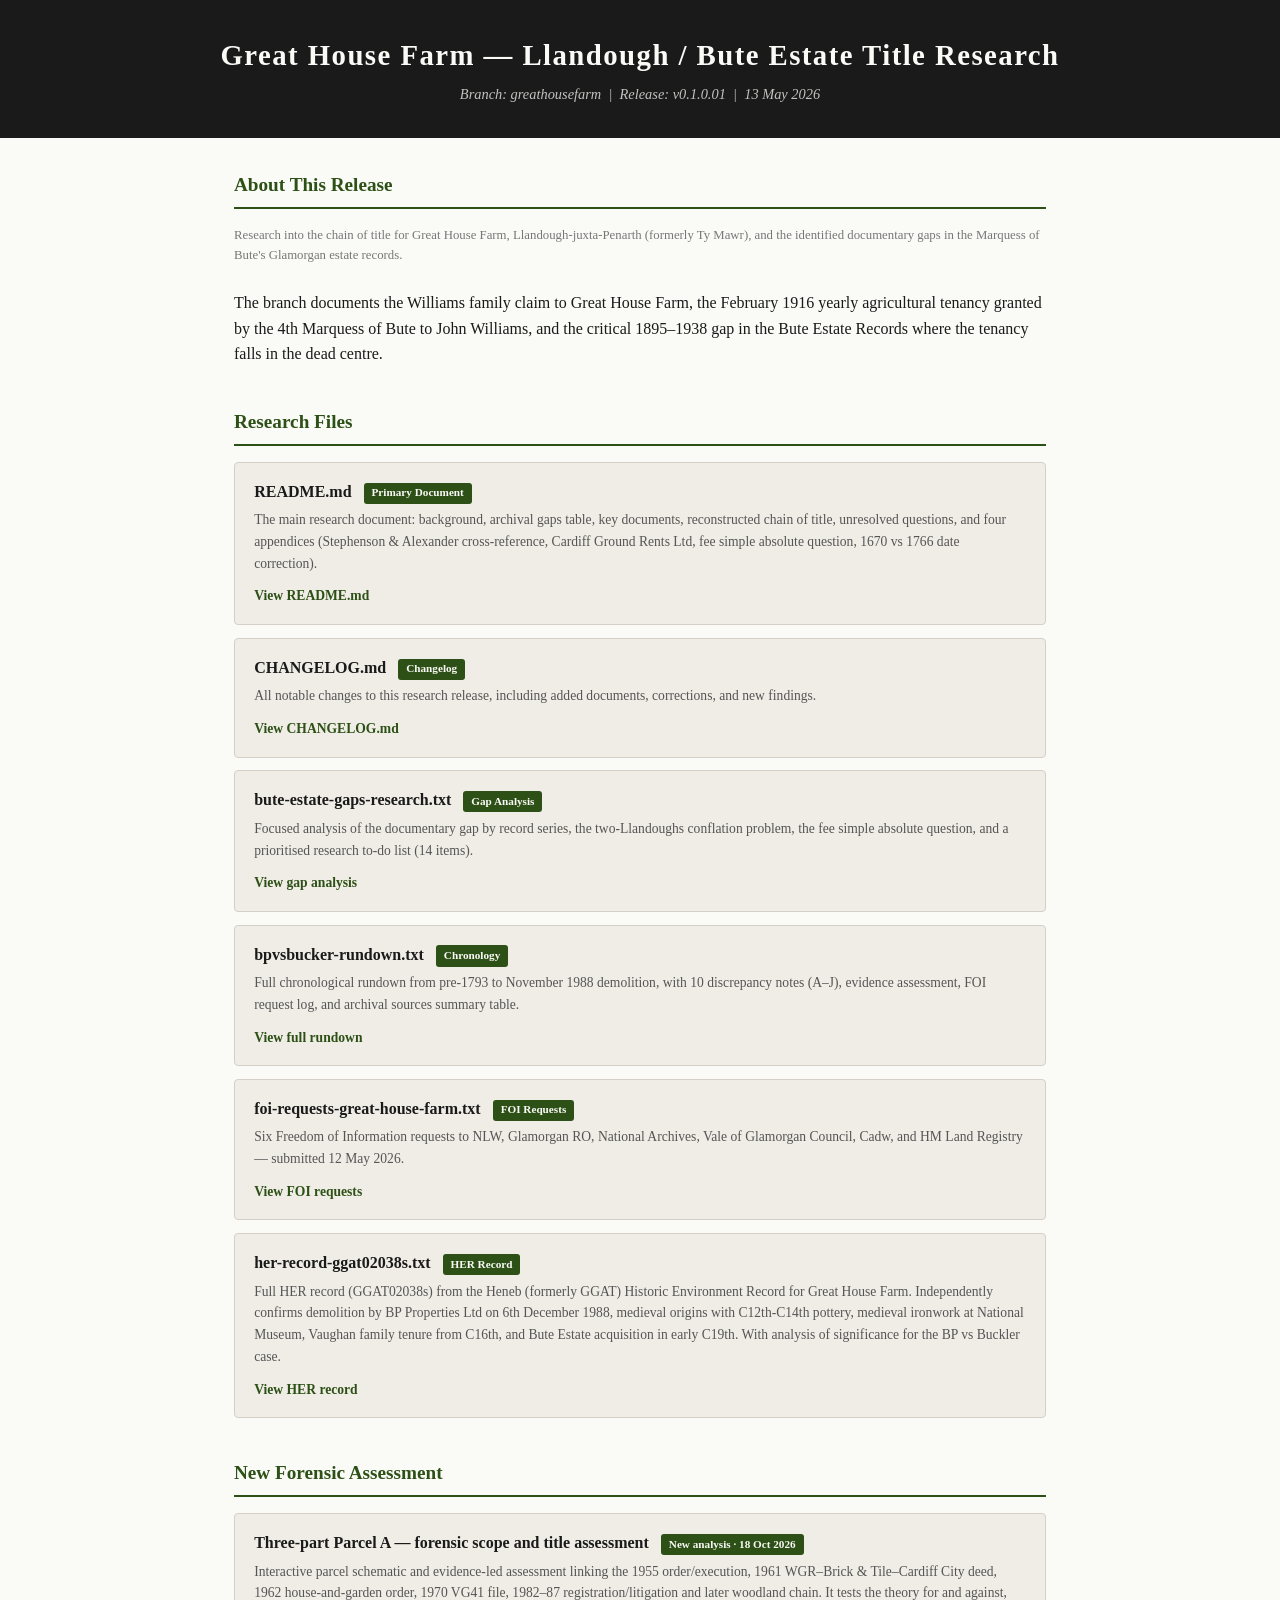
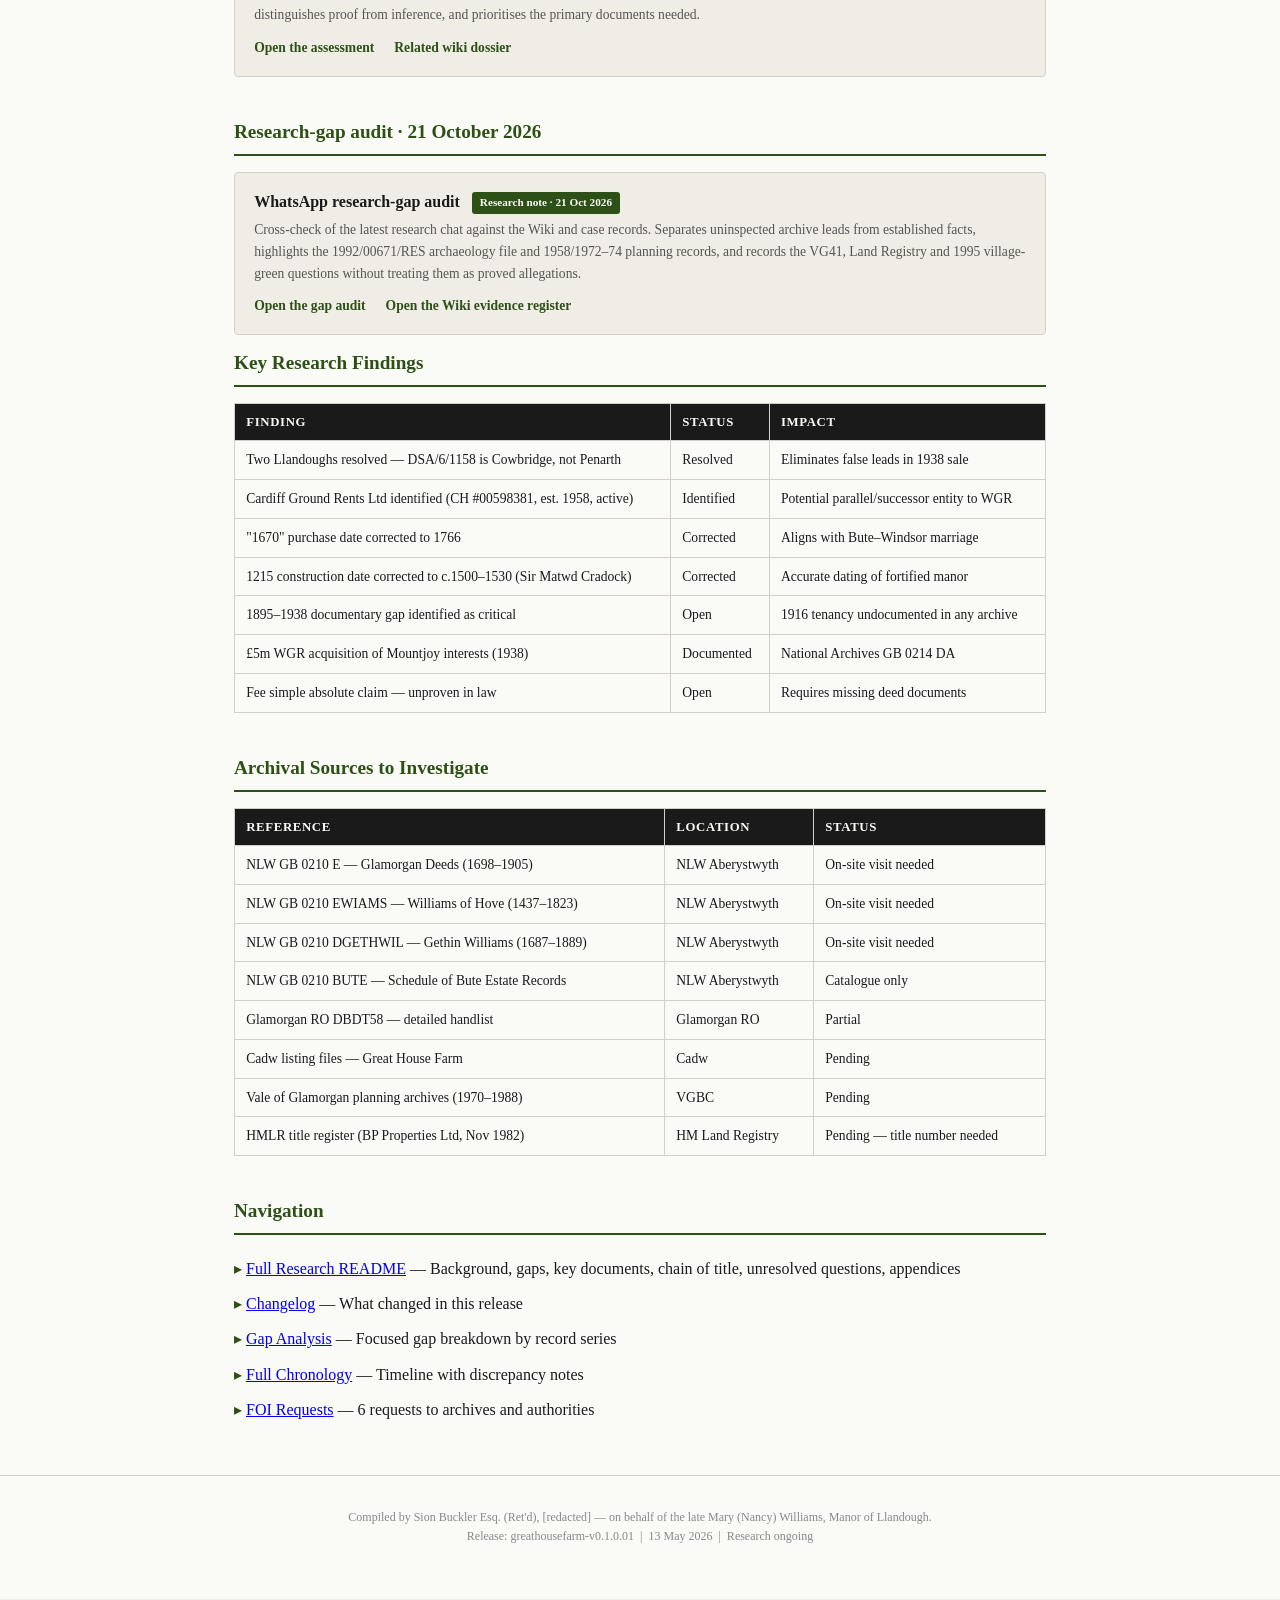
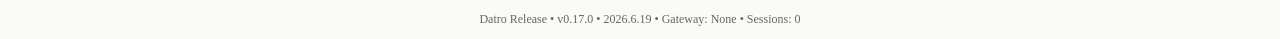
<file: static/bpvsbuckler/research/index.html>
<!DOCTYPE html>
<html lang="en">
<head>
<meta charset="UTF-8">
<meta name="viewport" content="width=device-width, initial-scale=1.0">
<title>Great House Farm — Llandough / Bute Estate Title Research</title>
<style>
  :root { --ink: #1a1a1a; --paper: #fafaf7; --accent: #2d5016; --card: #f0ede6; --border: #d4d0c8; }
  * { margin: 0; padding: 0; box-sizing: border-box; }
  body { font-family: 'Georgia', serif; background: var(--paper); color: var(--ink); line-height: 1.6; }
  header { background: var(--ink); color: var(--paper); padding: 2rem 1rem; text-align: center; }
  header h1 { font-size: 1.8rem; letter-spacing: 0.05em; margin-bottom: 0.3rem; }
  header p { font-size: 0.9rem; opacity: 0.75; font-style: italic; }
  main { max-width: 860px; margin: 2rem auto; padding: 0 1.5rem; }
  section { margin-bottom: 2.5rem; }
  h2 { font-size: 1.2rem; border-bottom: 2px solid var(--accent); padding-bottom: 0.4rem; margin-bottom: 1rem; color: var(--accent); }
  .file-card { background: var(--card); border: 1px solid var(--border); padding: 1rem 1.2rem; margin-bottom: 0.8rem; border-radius: 4px; }
  .file-card h3 { font-size: 1rem; margin-bottom: 0.3rem; }
  .file-card p { font-size: 0.85rem; color: #555; margin-bottom: 0.5rem; }
  .file-card a { display: inline-block; margin-right: 1rem; font-size: 0.85rem; color: var(--accent); text-decoration: none; font-weight: bold; }
  .file-card a:hover { text-decoration: underline; }
  .tag { display: inline-block; font-size: 0.7rem; background: var(--accent); color: var(--paper); padding: 0.1rem 0.5rem; border-radius: 3px; margin-left: 0.5rem; vertical-align: middle; }
  table { width: 100%; border-collapse: collapse; margin: 1rem 0; font-size: 0.85rem; }
  th, td { border: 1px solid var(--border); padding: 0.5rem 0.7rem; text-align: left; }
  th { background: var(--ink); color: var(--paper); font-size: 0.8rem; text-transform: uppercase; letter-spacing: 0.05em; }
  td a { color: var(--accent); }
  footer { text-align: center; padding: 2rem 1rem; font-size: 0.75rem; color: #888; border-top: 1px solid var(--border); margin-top: 3rem; }
  .toc-list { list-style: none; padding-left: 0; }
  .toc-list li { padding: 0.3rem 0; }
  .toc-list li::before { content: "▸ "; color: var(--accent); }
  .meta { font-size: 0.8rem; color: #777; margin-bottom: 1.5rem; }
</style>

<script src="db-data.js"></script>
</head>
<body>

<header>
  <h1>Great House Farm — Llandough / Bute Estate Title Research</h1>
  <p>Branch: greathousefarm &nbsp;|&nbsp; Release: v0.1.0.01 &nbsp;|&nbsp; 13 May 2026</p>
</header>

<main>

<section>
  <h2>About This Release</h2>
  <p class="meta">Research into the chain of title for Great House Farm, Llandough-juxta-Penarth (formerly Ty Mawr), and the identified documentary gaps in the Marquess of Bute's Glamorgan estate records.</p>
  <p>The branch documents the Williams family claim to Great House Farm, the February 1916 yearly agricultural tenancy granted by the 4th Marquess of Bute to John Williams, and the critical 1895–1938 gap in the Bute Estate Records where the tenancy falls in the dead centre.</p>
</section>

<section>
  <h2>Research Files</h2>

  <div class="file-card">
    <h3>README.md <span class="tag">Primary Document</span></h3>
    <p>The main research document: background, archival gaps table, key documents, reconstructed chain of title, unresolved questions, and four appendices (Stephenson & Alexander cross-reference, Cardiff Ground Rents Ltd, fee simple absolute question, 1670 vs 1766 date correction).</p>
    <a href="README.md">View README.md</a>
  </div>

  <div class="file-card">
    <h3>CHANGELOG.md <span class="tag">Changelog</span></h3>
    <p>All notable changes to this research release, including added documents, corrections, and new findings.</p>
    <a href="CHANGELOG.md">View CHANGELOG.md</a>
  </div>

  <div class="file-card">
    <h3>bute-estate-gaps-research.txt <span class="tag">Gap Analysis</span></h3>
    <p>Focused analysis of the documentary gap by record series, the two-Llandoughs conflation problem, the fee simple absolute question, and a prioritised research to-do list (14 items).</p>
    <a href="static/greathousefarm/bute-estate-gaps-research.txt">View gap analysis</a>
  </div>

  <div class="file-card">
    <h3>bpvsbucker-rundown.txt <span class="tag">Chronology</span></h3>
    <p>Full chronological rundown from pre-1793 to November 1988 demolition, with 10 discrepancy notes (A–J), evidence assessment, FOI request log, and archival sources summary table.</p>
    <a href="static/greathousefarm/bpvsbucker-rundown.txt">View full rundown</a>
  </div>

  <div class="file-card">
    <h3>foi-requests-great-house-farm.txt <span class="tag">FOI Requests</span></h3>
    <p>Six Freedom of Information requests to NLW, Glamorgan RO, National Archives, Vale of Glamorgan Council, Cadw, and HM Land Registry — submitted 12 May 2026.</p>
    <a href="static/greathousefarm/foi-requests-great-house-farm.txt">View FOI requests</a>
  </div>

  <div class="file-card">
    <h3>her-record-ggat02038s.txt <span class="tag">HER Record</span></h3>
    <p>Full HER record (GGAT02038s) from the Heneb (formerly GGAT) Historic Environment Record for Great House Farm. Independently confirms demolition by BP Properties Ltd on 6th December 1988, medieval origins with C12th-C14th pottery, medieval ironwork at National Museum, Vaughan family tenure from C16th, and Bute Estate acquisition in early C19th. With analysis of significance for the BP vs Buckler case.</p>
    <a href="her-record-ggat02038s.txt">View HER record</a>
  </div>
</section>

<section>
  <h2>New Forensic Assessment</h2>

  <div class="file-card">
    <h3>Three-part Parcel A — forensic scope and title assessment <span class="tag">New analysis · 18 Oct 2026</span></h3>
    <p>Interactive parcel schematic and evidence-led assessment linking the 1955 order/execution, 1961 WGR–Brick &amp; Tile–Cardiff City deed, 1962 house-and-garden order, 1970 VG41 file, 1982–87 registration/litigation and later woodland chain. It tests the theory for and against, distinguishes proof from inference, and prioritises the primary documents needed.</p>
    <a href="three-parcel-split-forensic-assessment.html">Open the assessment</a>
    <a href="https://greathousefarmwiki.wordpress.com/family-legal-case-control-room/1955-parcel-a-loss-dossier-woodland-vg41-green/">Related wiki dossier</a>
  </div>

</section>

<section>
  <h2>Research-gap audit · 21 October 2026</h2>
  <div class="file-card">
    <h3>WhatsApp research-gap audit <span class="tag">Research note · 21 Oct 2026</span></h3>
    <p>Cross-check of the latest research chat against the Wiki and case records. Separates uninspected archive leads from established facts, highlights the 1992/00671/RES archaeology file and 1958/1972–74 planning records, and records the VG41, Land Registry and 1995 village-green questions without treating them as proved allegations.</p>
    <a href="whatsapp-gap-audit-2026-10-21.html">Open the gap audit</a>
    <a href="https://greathousefarmwiki.wordpress.com/evidence/">Open the Wiki evidence register</a>
  </div>
<section>
  <h2>Key Research Findings</h2>
  <table>
    <tr><th>Finding</th><th>Status</th><th>Impact</th></tr>
    <tr><td>Two Llandoughs resolved — DSA/6/1158 is Cowbridge, not Penarth</td><td>Resolved</td><td>Eliminates false leads in 1938 sale</td></tr>
    <tr><td>Cardiff Ground Rents Ltd identified (CH #00598381, est. 1958, active)</td><td>Identified</td><td>Potential parallel/successor entity to WGR</td></tr>
    <tr><td>"1670" purchase date corrected to 1766</td><td>Corrected</td><td>Aligns with Bute–Windsor marriage</td></tr>
    <tr><td>1215 construction date corrected to c.1500–1530 (Sir Matwd Cradock)</td><td>Corrected</td><td>Accurate dating of fortified manor</td></tr>
    <tr><td>1895–1938 documentary gap identified as critical</td><td>Open</td><td>1916 tenancy undocumented in any archive</td></tr>
    <tr><td>£5m WGR acquisition of Mountjoy interests (1938)</td><td>Documented</td><td>National Archives GB 0214 DA</td></tr>
    <tr><td>Fee simple absolute claim — unproven in law</td><td>Open</td><td>Requires missing deed documents</td></tr>
  </table>
</section>

<section>
  <h2>Archival Sources to Investigate</h2>
  <table>
    <tr><th>Reference</th><th>Location</th><th>Status</th></tr>
    <tr><td>NLW GB 0210 E — Glamorgan Deeds (1698–1905)</td><td>NLW Aberystwyth</td><td>On-site visit needed</td></tr>
    <tr><td>NLW GB 0210 EWIAMS — Williams of Hove (1437–1823)</td><td>NLW Aberystwyth</td><td>On-site visit needed</td></tr>
    <tr><td>NLW GB 0210 DGETHWIL — Gethin Williams (1687–1889)</td><td>NLW Aberystwyth</td><td>On-site visit needed</td></tr>
    <tr><td>NLW GB 0210 BUTE — Schedule of Bute Estate Records</td><td>NLW Aberystwyth</td><td>Catalogue only</td></tr>
    <tr><td>Glamorgan RO DBDT58 — detailed handlist</td><td>Glamorgan RO</td><td>Partial</td></tr>
    <tr><td>Cadw listing files — Great House Farm</td><td>Cadw</td><td>Pending</td></tr>
    <tr><td>Vale of Glamorgan planning archives (1970–1988)</td><td>VGBC</td><td>Pending</td></tr>
    <tr><td>HMLR title register (BP Properties Ltd, Nov 1982)</td><td>HM Land Registry</td><td>Pending — title number needed</td></tr>
  </table>
</section>

<section>
  <h2>Navigation</h2>
  <ul class="toc-list">
    <li><a href="README.md">Full Research README</a> — Background, gaps, key documents, chain of title, unresolved questions, appendices</li>
    <li><a href="CHANGELOG.md">Changelog</a> — What changed in this release</li>
    <li><a href="static/greathousefarm/bute-estate-gaps-research.txt">Gap Analysis</a> — Focused gap breakdown by record series</li>
    <li><a href="static/greathousefarm/bpvsbucker-rundown.txt">Full Chronology</a> — Timeline with discrepancy notes</li>
    <li><a href="static/greathousefarm/foi-requests-great-house-farm.txt">FOI Requests</a> — 6 requests to archives and authorities</li>
  </ul>
</section>

</main>

<footer>
  <p>Compiled by Sion Buckler Esq. (Ret'd), [redacted] — on behalf of the late Mary (Nancy) Williams, Manor of Llandough.</p>
  <p>Release: greathousefarm-v0.1.0.01 &nbsp;|&nbsp; 13 May 2026 &nbsp;|&nbsp; Research ongoing</p>
</footer>


<!-- DB Footer Release -->
<footer id="db-footer" style="font-size:12px;color:#666;text-align:center;padding:10px;margin-top:20px;border-top:1px solid #eee;">
  Datro Release • <span id="db-version">loading…</span>
</footer>
<script>
  (function(){
    try {
      var el=document.getElementById("db-version");
      if(el && typeof DB_STATUS !== "undefined") {
        el.textContent = "v"+DB_STATUS.version+" • "+DB_STATUS.release_date+" • Gateway: "+DB_STATUS.gateway_state+" • Sessions: "+DB_STATUS.active_sessions;
      }
    } catch(e) {}
  })();
</script>

<script src="https://bucklerfamily.estate/ebook/cta.js" defer></script>
</body>
</html>
</file>
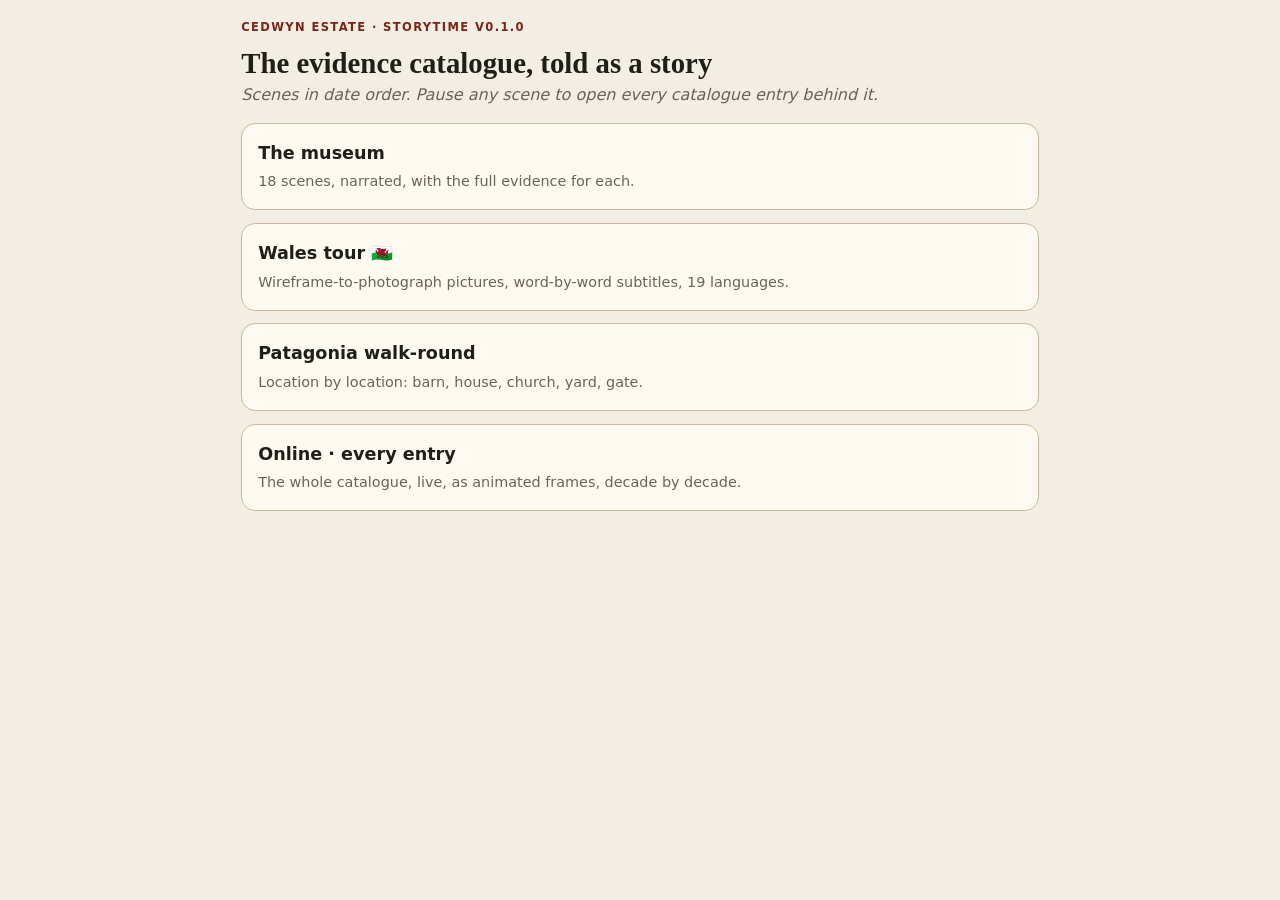
<file: static/bpvsbuckler/public/storytime/index.html>
<!doctype html><html lang="en"><head><meta charset="utf-8"><meta name="viewport" content="width=device-width,initial-scale=1"><title>Storytime · Cedwyn Estate</title><meta name="robots" content="noindex"><link rel="stylesheet" href="engine/storytime.css?v=0.1.0">
<style>.cards{display:grid;gap:.8rem;margin-top:1rem}.card{display:block;background:var(--card);border:1px solid var(--line);border-radius:14px;padding:1rem;text-decoration:none;color:var(--ink)}.card b{display:block;font-size:1.1rem;margin-bottom:.2rem}.card span{color:var(--muted);font-size:.9rem}</style></head>
<body><main class="st"><p class="st-kick">Cedwyn Estate · Storytime v0.1.0</p><h1 class="st-h">The evidence catalogue, told as a story</h1>
<p class="st-when">Scenes in date order. Pause any scene to open every catalogue entry behind it.</p>
<div class="cards"><a class="card" href="museum/"><b>The museum</b><span>18 scenes, narrated, with the full evidence for each.</span></a>
<a class="card" href="wales/"><b>Wales tour 🏴󠁧󠁢󠁷󠁬󠁳󠁿</b><span>Wireframe-to-photograph pictures, word-by-word subtitles, 19 languages.</span></a>
<a class="card" href="patagonia/"><b>Patagonia walk-round</b><span>Location by location: barn, house, church, yard, gate.</span></a><a class="card" href="online/"><b>Online · every entry</b><span>The whole catalogue, live, as animated frames, decade by decade.</span></a></div></main></body></html>
</file>
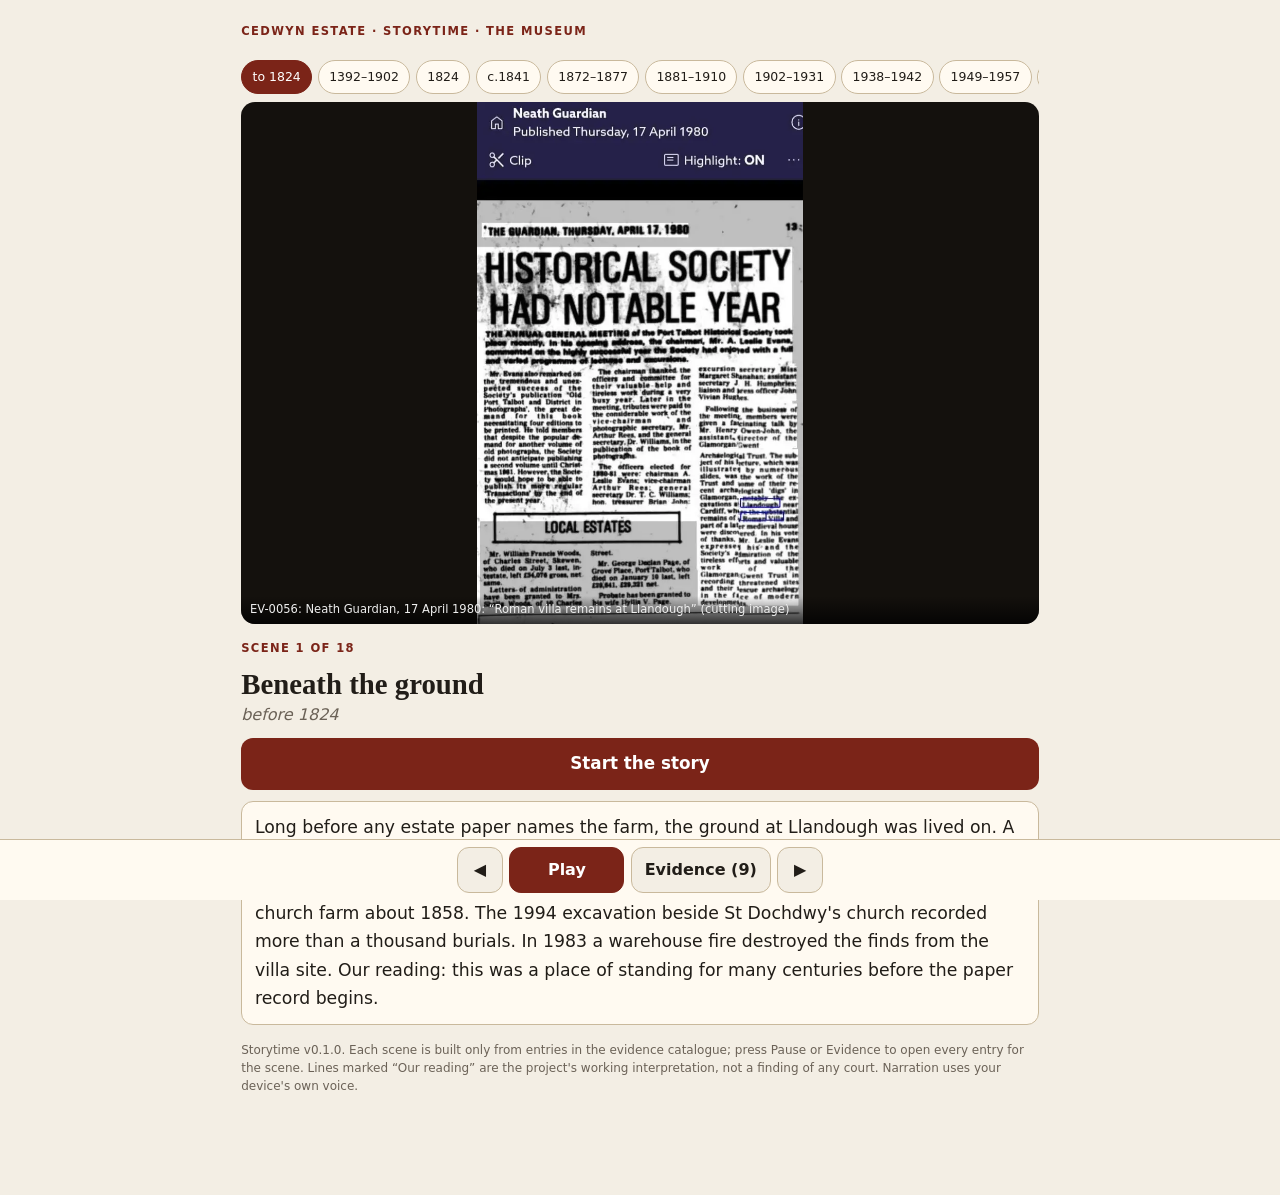
<file: static/bpvsbuckler/public/storytime/museum/index.html>
<!doctype html><html lang="en"><head><meta charset="utf-8"><meta name="viewport" content="width=device-width,initial-scale=1,viewport-fit=cover">
<title>Storytime · the museum · Cedwyn Estate</title><meta name="description" content="The chronology of the evidence catalogue told as a story: 18 scenes in date order; pause any scene to open every catalogue entry behind it."><meta name="robots" content="noindex">
<link rel="stylesheet" href="../engine/storytime.css?v=0.1.0"></head>
<body class="v-museum"><main class="st" id="storytime"><p class="st-kick">Cedwyn Estate · Storytime · The museum</p><p>Loading the story…</p><noscript><section><h2>Beneath the ground</h2><p><i>before 1824</i></p><p>Long before any estate paper names the farm, the ground at Llandough was lived on. A 1980 newspaper report describes the substantial remains of a Roman villa at Llandough. A 1931 letter records a spearhead, a spur and the skeletons of six big men found at the church farm about 1858. The 1994 excavation beside St Dochdwy&#x27;s church recorded more than a thousand burials. In 1983 a warehouse fire destroyed the finds from the villa site. Our reading: this was a place of standing for many centuries before the paper record begins.</p><p>EV-0055 · EV-0056 · EV-0054 · EV-0206 · EV-0018 · EV-0068 · EV-0293 · EV-0126 · EV-0134</p></section><section><h2>The name Cedwyn</h2><p><i>1392 to 1902</i></p><p>The estate&#x27;s name runs through the landscape. Research notes gather Cwm-Cedwyn, the wooded dell on the Ely, Nant-Cedwyn, the brook, and Ynys-Cedwyn. A 1392 reference to Cwm-Cedwyn in Llandough boundary records is noted, with the original not yet held. In 1902 a sale catalogue lists Cwm Cydfin Wood in Leckwith and Llandough, and the same name survives today in the Cwm Cydfin nature site. Our reading: the name Cedwyn is older than the estate papers that later describe the land.</p><p>EV-0001 · EV-0195 · EV-0198 · EV-0200 · EV-0210 · EV-0219 · EV-0218</p></section><section><h2>Tŷ Mawr on the map</h2><p><i>1824</i></p><p>In 1824 a survey of the district draws the holding as plan 19: Cedfin, or Tŷ Mawr Farm, with a table of its fields. An 1824 map of Tŷ Mawr survives as an image. This is the first mention found so far in the estate surveys. Our reading: the survey records a house and lands already established, not something new.</p><p>EV-0004 · EV-0211</p></section><section><h2>The tithe map</h2><p><i>about 1841</i></p><p>Around 1841 the tithe apportionment for Llandough, Cogan and Leckwith lists John Williams as occupier of thirty-six parcels: thirty-three entered against the Marquess of Bute, three against the church glebe. A tithe apportionment was a list for a church charge; it did not test who held title. Our reading: these entries are the earliest paper statement of Bute ownership here, and they are the statement the project scrutinises.</p><p>EV-0215 · EV-0005</p></section><section><h2>Rates and the quarry</h2><p><i>1872 to 1877</i></p><p>Parish rate books from 1872 to 1876 name John Williams at the farm; the identification is still provisional. In 1877 an agreement between Bute and Daniel Thomas and Son touches the house parcel, either a sale or a quarry lease; the original is not yet located. A paper of 6 November 1877 in John Williams&#x27;s name is reported on later files, its original also unlocated. Our reading, under the project&#x27;s working paradigm: the quarry is where the carving of the estate begins, the line that leads to the limeworks acres. The catalogue does not yet hold the acreage.</p><p>EV-0212 · EV-0006 · EV-0007 · EV-0008</p></section><section><h2>A household of standing</h2><p><i>1881 to 1910</i></p><p>The 1881 census finds John Williams, farmer, and his household. In 1891 a newspaper reports three geese taken from Mr John Williams of Great House Farm. In 1897 the Marconi wireless trials run from Lavernock Point nearby. In 1900 the late Marquess&#x27;s will passes his estates in Leckwith with Llandough to a younger son. In 1910 John Williams sits on the grand jury of the court leet at Llandough, which records no encroachments to present. Our reading: the Williams appear in the record as a family of standing in the parish.</p><p>EV-0224 · EV-0010 · EV-0011 · EV-0012 · EV-0283</p></section><section><h2>Woods, drains and estate papers</h2><p><i>1902 to 1931</i></p><p>In 1902 Bute&#x27;s coppice woods, Cwm Cydfin Wood among them, go to auction. A Bute conveyance of 1905 is cited on a later registration file. In February 1916 a Bute estate tenancy document with a plan refers to the whole of the farm: it is the estate&#x27;s own paper, and exactly what is contested. A drain agreement follows in 1924, and quarrying ends by 1928. Across these years the family keep planting trees on the land, the native custom of asserting ownership, recorded in a family photograph.</p><p>EV-0219 · EV-0013 · EV-0014 · EV-0015 · EV-0016 · EV-0009 · EV-0199</p></section><section><h2>Transferred over their heads</h2><p><i>1938 to 1942</i></p><p>In December 1938 the Bute interest in Cardiff ground rents passes to Western Ground Rents. A conveyance of the reversion carries a plan, and a 1965 contract later names a conveyance of 25 December 1938 as the root of title. In May 1939 Western Ground Rents draws up an agreement in John Williams&#x27;s name, with a plan. From 1940 the company gives about 109 acres of Leckwith Woods to Cardiff council. Testimony, not yet in the catalogue, places wartime smoke-screen vehicles on parcel B from 1939. Our reading: the family&#x27;s ground changed hands on paper without them.</p><p>EV-0022 · EV-0019 · EV-0020 · EV-0216 · EV-0023 · EV-0220 · EV-0024</p></section><section><h2>The courts begin</h2><p><i>1949 to 1957</i></p><p>In 1949 an unwritten surrender and re-grant is recorded against Frederick Buckler; no written record of it is held. Around 1950 the family&#x27;s title papers go missing from the blanket box in the farmhouse. Bute manor disposals run from 1950 to 1957. County court registers open in 1953, a further attempt follows in 1954, and a possession order of 1955 is still to be located. Our reading: each step frames the family&#x27;s long occupation as permission, the twelve-year pattern the project traces.</p><p>EV-0025 · EV-0026 · EV-0027 · EV-0029 · EV-0030 · EV-0031 · EV-0032 · EV-0034</p></section><section><h2>A Welsh Crichel Down</h2><p><i>1958</i></p><p>In May 1958, at the Leckwith Common inquiry, Mrs Mary Doreen Buckler of Great House Farm objects to anything beyond playing fields. In November the Western Mail reports her objection to industrial development near her farm, Tŷ Mawr, and records that land farmed by her family since 1667 had been wrongfully appropriated. She calls it a Crichel Down, after the 1954 national scandal over land taken for public use and not offered back to its owners. Our reading: she named the pattern the project now traces.</p><p>EV-0035 · EV-0036 · EV-0037 · EV-0038</p></section><section><h2>Orders, a school and a green</h2><p><i>1959 to 1970</i></p><p>In 1959 and 1965 Western Ground Rents sends offers concerning the house and garden. A 1961 deed with a plan involves a brick and tile company and Cardiff City. A possession order of December 1962 is recorded but not yet held. In June 1965 three and a third acres go to the county council for the Llandough school. In 1969 a conveyance passes land to the BP Pension Trust, and in June 1970 parcel C is registered as village green VG41. Our reading: the estate is taken a parcel at a time.</p><p>EV-0039 · EV-0040 · EV-0041 · EV-0042 · EV-0043 · EV-0044</p></section><section><h2>The survey and the open day</h2><p><i>1971 to 1975</i></p><p>On 26 April 1974 an architect of the Royal Commission measures and draws the house. That April the Daily Telegraph reports an open day to save the ancient Welsh house, quoting the family: four hundred years at Tŷ Mawr. In July Mary Williams pleads ownership in the county court action. A letter writer calls the threatened demolition a grievous loss. In May 1975 the farmhouse and garden pass between two BP companies on paper. Our reading: the house was recognised as historic while its title was moved around it.</p><p>EV-0045 · EV-0046 · EV-0630 · EV-0631 · EV-0047 · EV-0048 · EV-0049 · EV-0050 · EV-0051 · EV-0052</p></section><section><h2>Registered</h2><p><i>1980 to 1985</i></p><p>In 1980 a Member of Parliament calls Western Ground Rents the most rapacious ground landlord, now owned by the BP pension fund. In 1982 the archaeological trust warns of the site&#x27;s sensitivity. In 1982, and then in February 1983, the land and the farmhouse are first registered, as titles WA231076 and WA240304. Mary Doreen Williams dies in March 1983. Our reading: first registration, months after the warning and weeks before her death, is the clandestine registration step in the pattern the project traces.</p><p>EV-0057 · EV-0058 · EV-0059 · EV-0066 · EV-0063 · EV-0065 · EV-0069 · EV-0070 · EV-0071 · EV-0067 · EV-0061 · EV-0072</p></section><section><h2>Judgment</h2><p><i>1986 to 1987</i></p><p>In July 1986 the High Court at Cardiff gives judgment for BP. In February 1987 the East Vale local plan marks the buildings on the site to be retained, and the two titles are joined. On 31 July 1987 the Court of Appeal decides BP Properties against Buckler, and a petition to the House of Lords follows. Our reading: the judgment turned on paper title and on letters, never on how the family came to the land.</p><p>EV-0073 · EV-0074 · EV-0075 · EV-0077 · EV-0078 · EV-0079 · EV-0080 · EV-0076 · EV-0214 · EV-0632</p></section><section><h2>The house comes down</h2><p><i>1988</i></p><p>In April 1988 police wait outside the farmhouse. In July BP&#x27;s Welsh sales are reported, and Cadw photographs the farmhouse and the barn. At the end of November entry is forced and an outbuilding roof is taken off. In early December Cadw is reported to be considering listing the house. On 7 December a team with bulldozers moves in just after four in the morning; by breakfast no building is left standing. Our reading: the house came down while its listing was still under consideration.</p><p>EV-0086 · EV-0088 · EV-0089 · EV-0090 · EV-0092 · EV-0093 · EV-0094 · EV-0095 · EV-0096 · EV-0098 · EV-0099 · EV-0103 · EV-0104 · EV-0105 · EV-0106 · EV-0107 · EV-0084 · EV-0629 · EV-0083</p></section><section><h2>After</h2><p><i>1989 to 1996</i></p><p>In 1989 the monuments record notes the building destroyed by its owners, and Vale councillors authorise legal action against BP Properties over the demolition. The family&#x27;s application to the European Commission of Human Rights, lodged in May 1988, is decided. Outline planning permission for housing follows, then twenty detached houses in 1992, with a village green planting plan. In 1994 the excavation north of the church records the early Christian cemetery. Our reading: the record kept growing after the house was gone.</p><p>EV-0108 · EV-0112 · EV-0117 · EV-0118 · EV-0119 · EV-0122 · EV-0113 · EV-0124 · EV-0126 · EV-0127 · EV-0129 · EV-0131 · EV-0133 · EV-0135 · EV-0134 · EV-0136</p></section><section><h2>In the law books</h2><p><i>2002 to 2017</i></p><p>The 1987 judgment enters the land-law textbooks as a leading case on adverse possession, taught and cited as far as Hong Kong. Meanwhile parts of the land pass on: woodland to the Forest of Cardiff, then a transfer to a house builder. Our reading: the case became a lesson about permission while the questions about title stayed unasked.</p><p>EV-0637 · EV-0633 · EV-0638 · EV-0644 · EV-0641 · EV-0639 · EV-0636 · EV-0217 · EV-0139</p></section><section><h2>Asking the record holders</h2><p><i>2026</i></p><p>In 2026 the project asks the record holders directly. The Land Registry explains the registration history and lists the first-registration documents. Cadw releases its 1988 survey photographs. The national manorial register, the Royal Commission, Glamorgan Archives and the national museum answer what they hold. Every answer becomes a catalogue entry, and every gap becomes a missing record. Our reading: the chronology is still being written, one disclosure at a time.</p><p>EV-0146 · EV-0147 · EV-0148 · EV-0156 · EV-0158 · EV-0161 · EV-0170 · EV-0167 · EV-0178 · EV-0184 · EV-0188 · EV-0190</p></section></noscript></main>
<script>window.STORYTIME={variant:'museum',root:'../'};</script><script src="../engine/storytime.js?v=0.1.0" defer></script></body></html>
</file>
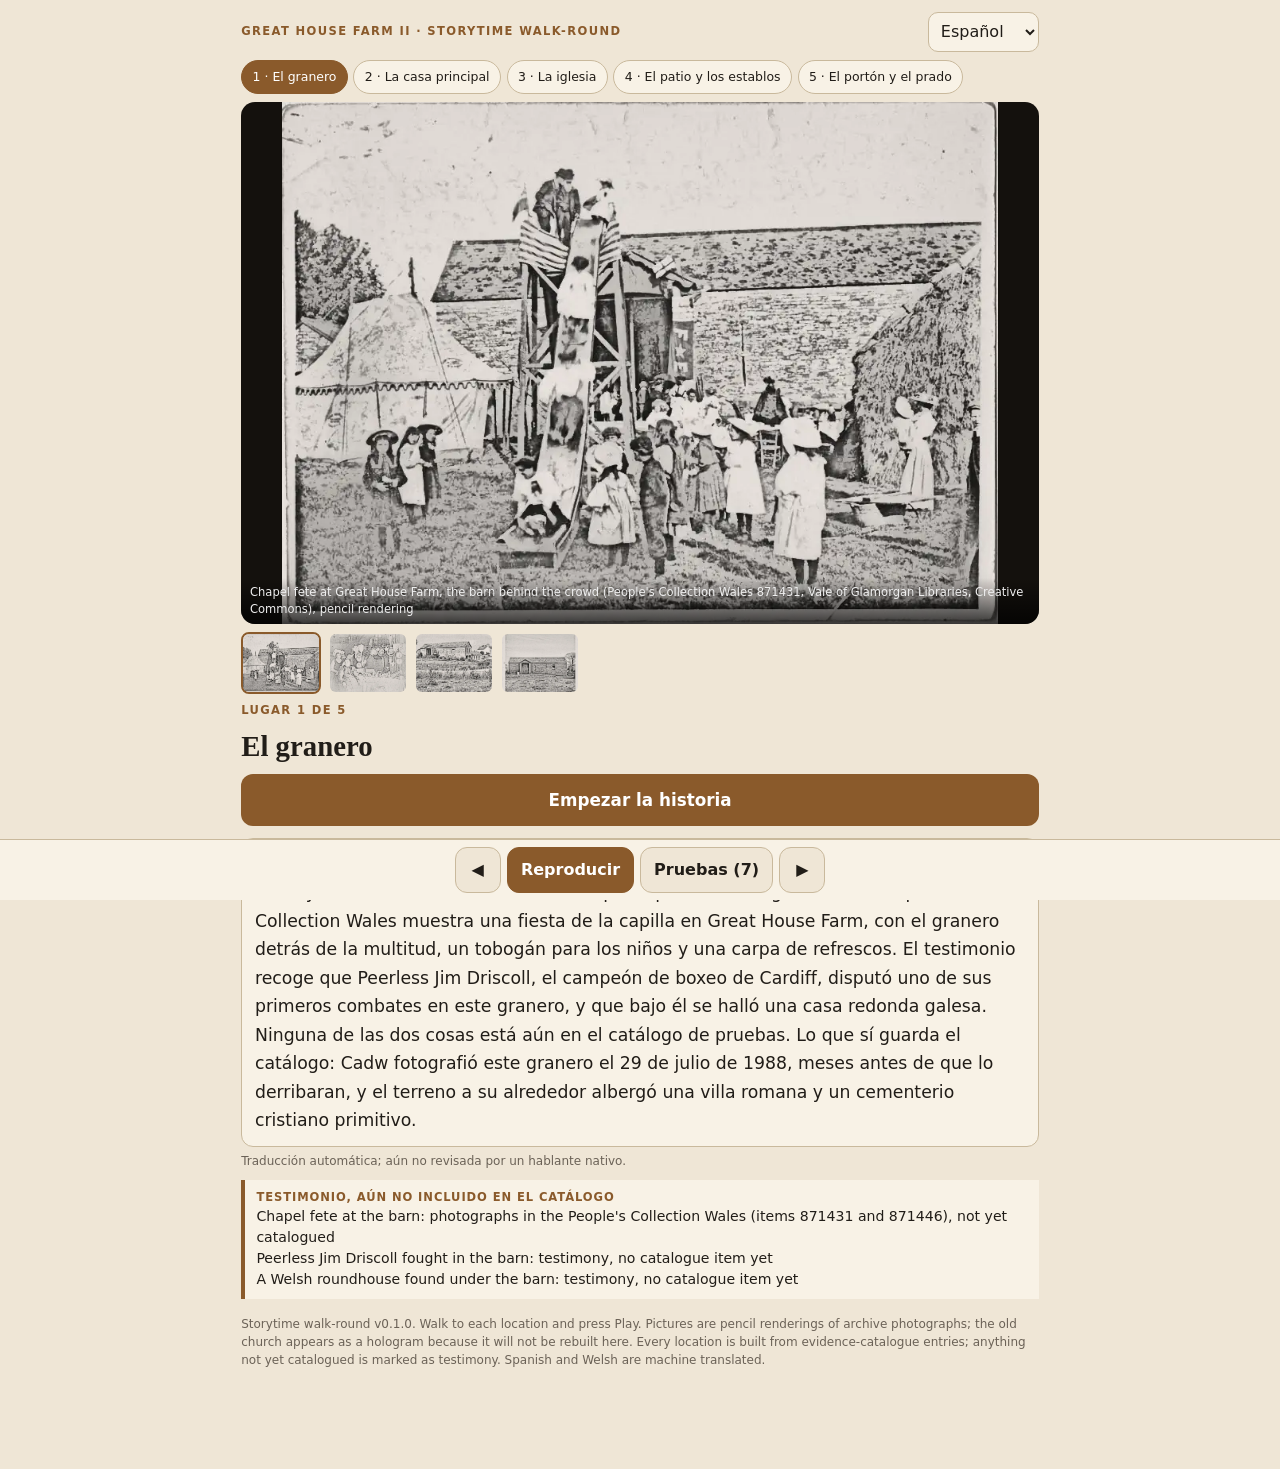
<file: static/bpvsbuckler/public/storytime/patagonia/index.html>
<!doctype html><html lang="es"><head><meta charset="utf-8"><meta name="viewport" content="width=device-width,initial-scale=1,viewport-fit=cover">
<title>Storytime walk-round · Great House Farm II</title><meta name="description" content="A location-by-location walk-round of the replica: the barn, the main house, the church, the yard and stables, the gate and the green."><meta name="robots" content="noindex">
<link rel="stylesheet" href="../engine/storytime.css?v=0.1.0"></head>
<body class="v-patagonia"><main class="st" id="storytime"><p class="st-kick">Great House Farm II · Storytime walk-round</p><p>Loading the story…</p><noscript><section><h2>The barn</h2><p><i></i></p><p>Location one: the barn. At Tŷ Mawr the barn stood across the yard from the house, and it was the ground for parish life. A photograph in the People&#x27;s Collection Wales shows a chapel fete at Great House Farm, with the barn behind the crowd, a slide for the children and a refreshment tent. Testimony holds that Peerless Jim Driscoll, the Cardiff boxing champion, fought one of his early bouts in this barn, and that a Welsh roundhouse was found beneath it. Neither is yet in the evidence catalogue. What the catalogue does hold: Cadw photographed this barn on 29 July 1988, months before it was pulled down, and the ground around it carried a Roman villa and an early Christian cemetery.</p><p>EV-0094 · EV-0055 · EV-0056 · EV-0054 · EV-0206 · EV-0068 · EV-0293</p></section><section><h2>The main house</h2><p><i></i></p><p>Location two: the main house, Tŷ Mawr, the former manorial house of Llandough. In 1824 a survey draws it as Cedfin or Tŷ Mawr Farm, plan 19. In 1881 the census finds John Williams and his household here, and in 1910 he sits on the grand jury of the court leet. In 1958 Mary Doreen Buckler, speaking from this house, calls the loss of the family&#x27;s land since 1667 a Welsh Crichel Down. In April 1974 the Royal Commission measures every room, the drawing this replica is built from, and the house holds an open day to save it. In 1982 and 1983 the land and the house are first registered to others. In December 1988 bulldozers arrive just after four in the morning, while listing is still under consideration. Our reading: the house is the centre of the whole chronology, and it stands again here.</p><p>EV-0004 · EV-0211 · EV-0215 · EV-0224 · EV-0283 · EV-0035 · EV-0037 · EV-0047 · EV-0048 · EV-0049 · EV-0066 · EV-0080 · EV-0086 · EV-0103 · EV-0106 · EV-0118</p></section><section><h2>The church</h2><p><i></i></p><p>Location three: the church. St Dochdwy&#x27;s stood a few steps from the house. The 1994 excavation north of the church recorded more than a thousand early Christian burials, and Cadw listed the church in 1989. The church of the seventeenth century will not be rebuilt in Patagonia, so it appears here as a hologram. No image of that medieval church has been found yet: this hologram is traced from the oldest photograph found, of the church that stood here before 1866.</p><p>EV-0293 · EV-0018 · EV-0272 · EV-0084 · EV-0134</p></section><section><h2>The yard and the stables</h2><p><i></i></p><p>Location four: the yard and the stables, the working heart of the farm. Parish books of the 1870s name John Williams here, and in 1891 a newspaper reports three geese taken from his yard. The family planted trees on the land, the native custom of asserting ownership, and a family photograph records it. From 1916 the estate side drew up papers describing the family&#x27;s occupation on its own terms; the family contest every one of them. Around 1950 the family&#x27;s title papers went missing from the blanket box in the house, and the county court registers open in 1953. Our reading: each paper recast a long occupation as permission.</p><p>EV-0010 · EV-0212 · EV-0009 · EV-0199 · EV-0014 · EV-0023 · EV-0025 · EV-0026 · EV-0030</p></section><section><h2>The gate and the green</h2><p><i></i></p><p>Location five: the entrance gate, looking out to what was parcel C. In 1965 land of the estate went for the Llandough school, and in June 1970 parcel C was registered as village green VG41. After 1988 the site became a housing plan, with a village green planting scheme. In 2026 the record holders were asked directly: the Land Registry, Cadw, the archives. Every answer is a catalogue entry; every gap is a missing record. Our reading: the gate is where the estate went out, parcel by parcel, and where the record now comes back in.</p><p>EV-0042 · EV-0044 · EV-0133 · EV-0135 · EV-0122 · EV-0147 · EV-0161 · EV-0156</p></section></noscript></main>
<script>window.STORYTIME={variant:'patagonia',root:'../'};</script><script src="../engine/storytime.js?v=0.1.0" defer></script></body></html>
</file>
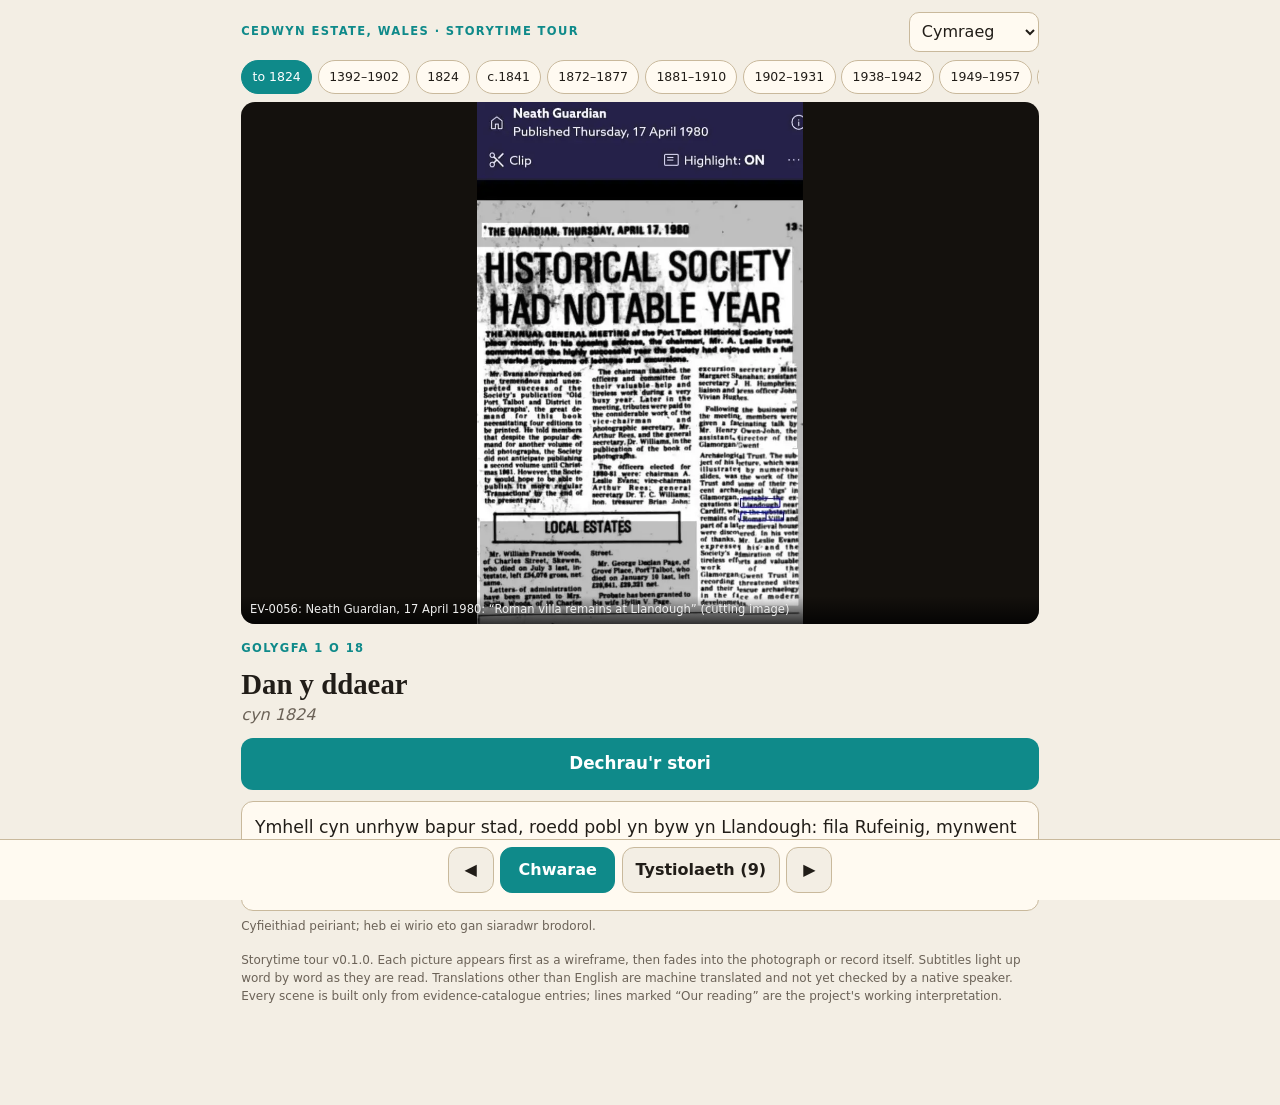
<file: static/bpvsbuckler/public/storytime/wales/index.html>
<!doctype html><html lang="cy"><head><meta charset="utf-8"><meta name="viewport" content="width=device-width,initial-scale=1,viewport-fit=cover">
<title>Storytime tour · Cedwyn Estate, Wales</title><meta name="description" content="The tour storytime: pictures appear as wireframes and fade into the record itself; subtitles light up word by word in 19 languages."><meta name="robots" content="noindex">
<link rel="stylesheet" href="../engine/storytime.css?v=0.1.0"></head>
<body class="v-wales"><main class="st" id="storytime"><p class="st-kick">Cedwyn Estate, Wales · Storytime tour</p><p>Loading the story…</p><noscript><section><h2>Beneath the ground</h2><p><i>before 1824</i></p><p>Long before any estate paper, Llandough was lived on: a Roman villa, an early Christian cemetery of over a thousand burials beside the church, and finds later lost in a 1983 fire.</p><p>EV-0055 · EV-0056 · EV-0054 · EV-0206 · EV-0018 · EV-0068 · EV-0293 · EV-0126 · EV-0134</p></section><section><h2>The name Cedwyn</h2><p><i>1392 to 1902</i></p><p>The name Cedwyn runs through the land: Cwm-Cedwyn on the Ely, Nant-Cedwyn, Cwm Cydfin Wood. Our reading: the name is older than the estate papers.</p><p>EV-0001 · EV-0195 · EV-0198 · EV-0200 · EV-0210 · EV-0219 · EV-0218</p></section><section><h2>Tŷ Mawr on the map</h2><p><i>1824</i></p><p>1824: a survey draws the holding as plan 19, Cedfin or Tŷ Mawr Farm, with a table of its fields. The first mention found so far in the estate surveys.</p><p>EV-0004 · EV-0211</p></section><section><h2>The tithe map</h2><p><i>about 1841</i></p><p>About 1841: the tithe list puts John Williams on 36 parcels, 33 entered against Bute. A tithe list did not test title; our reading is that this Bute entry is the one to scrutinise.</p><p>EV-0215 · EV-0005</p></section><section><h2>Rates and the quarry</h2><p><i>1872 to 1877</i></p><p>1872 to 1877: rate books name John Williams; an 1877 Bute agreement with a quarry firm touches the house parcel. Our reading: the start of the limeworks carve-up.</p><p>EV-0212 · EV-0006 · EV-0007 · EV-0008</p></section><section><h2>A household of standing</h2><p><i>1881 to 1910</i></p><p>1881 to 1910: John Williams, farmer, in the census; on the court leet grand jury in 1910. Our reading: a family of standing in the parish.</p><p>EV-0224 · EV-0010 · EV-0011 · EV-0012 · EV-0283</p></section><section><h2>Woods, drains and estate papers</h2><p><i>1902 to 1931</i></p><p>1902 to 1931: estate auctions, conveyances and a 1916 estate paper the family contest. Meanwhile the family plant trees, the native custom of asserting ownership.</p><p>EV-0219 · EV-0013 · EV-0014 · EV-0015 · EV-0016 · EV-0009 · EV-0199</p></section><section><h2>Transferred over their heads</h2><p><i>1938 to 1942</i></p><p>1938 to 1942: the Bute interest passes to Western Ground Rents; a 1939 paper is drawn up in John Williams&#x27;s name. Our reading: the land changed hands on paper without the family.</p><p>EV-0022 · EV-0019 · EV-0020 · EV-0216 · EV-0023 · EV-0220 · EV-0024</p></section><section><h2>The courts begin</h2><p><i>1949 to 1957</i></p><p>1949 to 1957: an unwritten re-grant, title papers missing from the farmhouse, then the county court. Our reading: occupation recast as permission.</p><p>EV-0025 · EV-0026 · EV-0027 · EV-0029 · EV-0030 · EV-0031 · EV-0032 · EV-0034</p></section><section><h2>A Welsh Crichel Down</h2><p><i>1958</i></p><p>1958: Mrs Mary Buckler of Tŷ Mawr calls it a Welsh Crichel Down: land farmed by her family since 1667, wrongfully appropriated.</p><p>EV-0035 · EV-0036 · EV-0037 · EV-0038</p></section><section><h2>Orders, a school and a green</h2><p><i>1959 to 1970</i></p><p>1959 to 1970: offers, a 1962 order, the school site in 1965, BP in 1969, and parcel C registered as village green in 1970. Our reading: taken a parcel at a time.</p><p>EV-0039 · EV-0040 · EV-0041 · EV-0042 · EV-0043 · EV-0044</p></section><section><h2>The survey and the open day</h2><p><i>1971 to 1975</i></p><p>1974: the Royal Commission measures the house; an open day to save it; Mary Williams pleads ownership. 1975: the house moves between BP companies on paper.</p><p>EV-0045 · EV-0046 · EV-0630 · EV-0631 · EV-0047 · EV-0048 · EV-0049 · EV-0050 · EV-0051 · EV-0052</p></section><section><h2>Registered</h2><p><i>1980 to 1985</i></p><p>1982 to 1983: the land, then the farmhouse, first registered as titles WA231076 and WA240304. Our reading: the registration step in the pattern.</p><p>EV-0057 · EV-0058 · EV-0059 · EV-0066 · EV-0063 · EV-0065 · EV-0069 · EV-0070 · EV-0071 · EV-0067 · EV-0061 · EV-0072</p></section><section><h2>Judgment</h2><p><i>1986 to 1987</i></p><p>1986 to 1987: High Court, then Court of Appeal, for BP. The local plan still marked the buildings to be retained.</p><p>EV-0073 · EV-0074 · EV-0075 · EV-0077 · EV-0078 · EV-0079 · EV-0080 · EV-0076 · EV-0214 · EV-0632</p></section><section><h2>The house comes down</h2><p><i>1988</i></p><p>1988: eviction, then on 7 December bulldozers just after 4 am. By breakfast nothing stood, while listing was still being considered.</p><p>EV-0086 · EV-0088 · EV-0089 · EV-0090 · EV-0092 · EV-0093 · EV-0094 · EV-0095 · EV-0096 · EV-0098 · EV-0099 · EV-0103 · EV-0104 · EV-0105 · EV-0106 · EV-0107 · EV-0084 · EV-0629 · EV-0083</p></section><section><h2>After</h2><p><i>1989 to 1996</i></p><p>1989 to 1996: building destroyed by owners, the record notes. Houses and a green follow; the 1994 dig finds the early Christian cemetery.</p><p>EV-0108 · EV-0112 · EV-0117 · EV-0118 · EV-0119 · EV-0122 · EV-0113 · EV-0124 · EV-0126 · EV-0127 · EV-0129 · EV-0131 · EV-0133 · EV-0135 · EV-0134 · EV-0136</p></section><section><h2>In the law books</h2><p><i>2002 to 2017</i></p><p>2002 onward: the case becomes a textbook lesson on adverse possession while the land passes on.</p><p>EV-0637 · EV-0633 · EV-0638 · EV-0644 · EV-0641 · EV-0639 · EV-0636 · EV-0217 · EV-0139</p></section><section><h2>Asking the record holders</h2><p><i>2026</i></p><p>2026: the record holders are asked directly. Every answer becomes a catalogue entry; every gap a missing record.</p><p>EV-0146 · EV-0147 · EV-0148 · EV-0156 · EV-0158 · EV-0161 · EV-0170 · EV-0167 · EV-0178 · EV-0184 · EV-0188 · EV-0190</p></section></noscript></main>
<script>window.STORYTIME={variant:'wales',root:'../'};</script><script src="../engine/storytime.js?v=0.1.0" defer></script></body></html>
</file>
<file: static/bpvsbuckler/public/storytime/engine/storytime.css>
:root{--bg:#f3eee4;--ink:#211d18;--muted:#6b6257;--card:#fffaf1;--line:#c9b99c;--accent:#7b2418;--hl:#ffd54a;--hlink:#211d18;--stage:#14110d}
@media (prefers-color-scheme:dark){:root{--bg:#15130f;--ink:#efe7d8;--muted:#b4a996;--card:#211d17;--line:#4a4135;--accent:#e08b74;--hl:#ffd54a;--hlink:#15130f;--stage:#000}}
.v-wales{--accent:#0f8a8a}
.v-patagonia{--bg:#efe6d6;--card:#f8f2e6;--accent:#8a5a2b}
@media (prefers-color-scheme:dark){.v-patagonia{--bg:#1a1611;--card:#231e17}}
*{box-sizing:border-box}html,body{margin:0;background:var(--bg);color:var(--ink);font:16px/1.5 system-ui,-apple-system,"Segoe UI",Roboto,sans-serif}
button,select{font:inherit}a{color:var(--accent)}
:focus-visible{outline:3px solid var(--accent);outline-offset:2px}
.st{max-width:820px;margin:0 auto;padding:.6rem .7rem 5.5rem}
.st-top{display:flex;align-items:center;gap:.5rem;justify-content:space-between;min-height:44px}
.st-kick{font:700 .72rem/1.2 system-ui;letter-spacing:.12em;text-transform:uppercase;color:var(--accent)}
.st-lang{margin-left:auto}.st-lang select{min-height:40px;border:1px solid var(--line);border-radius:10px;background:var(--card);color:var(--ink);padding:0 .5rem;max-width:11rem}
.st-chips{display:flex;gap:.35rem;overflow-x:auto;padding:.4rem 0 .5rem;scrollbar-width:thin}
.st-chips button{flex:0 0 auto;border:1px solid var(--line);background:var(--card);color:var(--ink);border-radius:999px;padding:.35rem .65rem;font-size:.78rem;min-height:34px;cursor:pointer}
.st-chips button[aria-current=true]{background:var(--accent);border-color:var(--accent);color:#fff}
.st-stage{position:relative;background:var(--stage);border-radius:14px;overflow:hidden;aspect-ratio:4/3;max-height:58vh;width:100%}
.st-stage img{position:absolute;inset:0;width:100%;height:100%;object-fit:contain;transition:opacity 1.2s ease}
.st-stage .real{opacity:1}
.wf .wire{opacity:1;transition:opacity 7s ease}.wf .real{opacity:0;filter:saturate(.2) blur(2px);transition:opacity 7s ease,filter 7s ease}
.wf.go .wire{opacity:0}.wf.go .real{opacity:1;filter:none}
.st-holo .real{mix-blend-mode:screen;animation:flick 4s infinite}
@keyframes flick{0%,100%{opacity:.95}47%{opacity:.82}50%{opacity:.98}52%{opacity:.86}}
@media (prefers-reduced-motion:reduce){.wf .wire,.wf .real{transition:opacity .3s}.st-holo .real{animation:none}}
.st-cap{position:absolute;left:0;right:0;bottom:0;padding:.35rem .55rem;font-size:.72rem;color:#eee;background:linear-gradient(transparent,rgba(0,0,0,.75))}
.st-badge{position:absolute;top:.5rem;left:.5rem;background:rgba(0,0,0,.6);color:#fff;font:700 .72rem/1 system-ui;padding:.35rem .5rem;border-radius:6px}
.st-h{margin:.7rem 0 .1rem;font:700 clamp(1.25rem,5.5vw,1.8rem)/1.2 Georgia,serif}
.st-when{color:var(--muted);font-style:italic;margin:0 0 .4rem}
.st-sub{font-size:1.08rem;line-height:1.65;background:var(--card);border:1px solid var(--line);border-radius:12px;padding:.7rem .8rem;min-height:5.5rem}
.st-sub .w{border-radius:4px;transition:background .15s}
.st-sub .w.on{background:var(--hl);color:var(--hlink);box-shadow:0 0 0 2px var(--hl)}
.st-sub .w.done{opacity:.72}
.st-mt{font-size:.75rem;color:var(--muted);margin:.35rem 0 0}
.st-test{margin:.6rem 0 0;padding:.55rem .7rem;border-left:4px solid var(--accent);background:var(--card);font-size:.88rem}
.st-test b{display:block;font-size:.72rem;letter-spacing:.08em;text-transform:uppercase;color:var(--accent)}
.st-bar{position:fixed;left:0;right:0;bottom:0;background:var(--card);border-top:1px solid var(--line);padding:.45rem .5rem calc(.45rem + env(safe-area-inset-bottom));display:flex;gap:.4rem;justify-content:center;z-index:5}
.st-bar button{min-height:46px;min-width:46px;border:1px solid var(--line);background:var(--bg);color:var(--ink);border-radius:12px;padding:0 .8rem;cursor:pointer;font-weight:600}
.st-bar .pp{background:var(--accent);color:#fff;border-color:var(--accent);min-width:7.2rem}
.st-bar .ev{flex:0 1 auto}
.st-gal{display:flex;gap:.4rem;overflow-x:auto;margin:.5rem 0 0}.st-gal button{flex:0 0 auto;border:2px solid transparent;padding:0;background:none;border-radius:8px;cursor:pointer}
.st-gal button[aria-current=true]{border-color:var(--accent)}.st-gal img{display:block;width:76px;height:58px;object-fit:cover;border-radius:6px}
dialog.st-ev{width:min(100vw,820px);max-width:100vw;max-height:100dvh;height:100dvh;margin:0 auto;padding:0;border:0;background:var(--bg);color:var(--ink)}
dialog.st-ev::backdrop{background:rgba(0,0,0,.6)}
.st-evh{position:sticky;top:0;background:var(--bg);display:flex;align-items:center;gap:.5rem;padding:.6rem .7rem;border-bottom:1px solid var(--line);z-index:1}
.st-evh h2{font-size:1rem;margin:0;flex:1}.st-evh button{min-height:44px;min-width:44px;border-radius:10px;border:1px solid var(--line);background:var(--card);color:var(--ink);font-weight:600;padding:0 .8rem}
.st-items{list-style:none;margin:0;padding:.6rem .7rem 2rem;display:grid;gap:.7rem}
.st-item{background:var(--card);border:1px solid var(--line);border-radius:12px;padding:.65rem .7rem;display:grid;grid-template-columns:84px 1fr;gap:.6rem}
.st-item .th{width:84px;height:84px;border-radius:8px;object-fit:cover;background:var(--line)}
.st-item .noth{width:84px;height:84px;border-radius:8px;display:grid;place-items:center;background:var(--line);color:var(--muted);font:700 .7rem/1.2 ui-monospace,monospace;text-align:center}
.st-item .id{font:700 .76rem/1.2 ui-monospace,Consolas,monospace;color:var(--accent)}
.st-item h3{font-size:.95rem;margin:.15rem 0 .25rem;line-height:1.35}
.st-item p{margin:.2rem 0;font-size:.85rem}.st-item .lbl{font-weight:700;font-size:.72rem;text-transform:uppercase;letter-spacing:.06em;color:var(--muted)}
.st-item blockquote{margin:.2rem 0;padding:.3rem .5rem;border-left:3px solid var(--line);font-size:.85rem;font-style:italic;max-height:9rem;overflow:auto}
.st-item .full{grid-column:1/-1}
.st-foot{font-size:.75rem;color:var(--muted);margin-top:1rem}
.st-start{display:block;width:100%;margin:.7rem 0;min-height:52px;border:0;border-radius:12px;background:var(--accent);color:#fff;font-weight:700;font-size:1.05rem;cursor:pointer}
.st-sr{position:absolute;width:1px;height:1px;overflow:hidden;clip:rect(0 0 0 0)}
</file>
